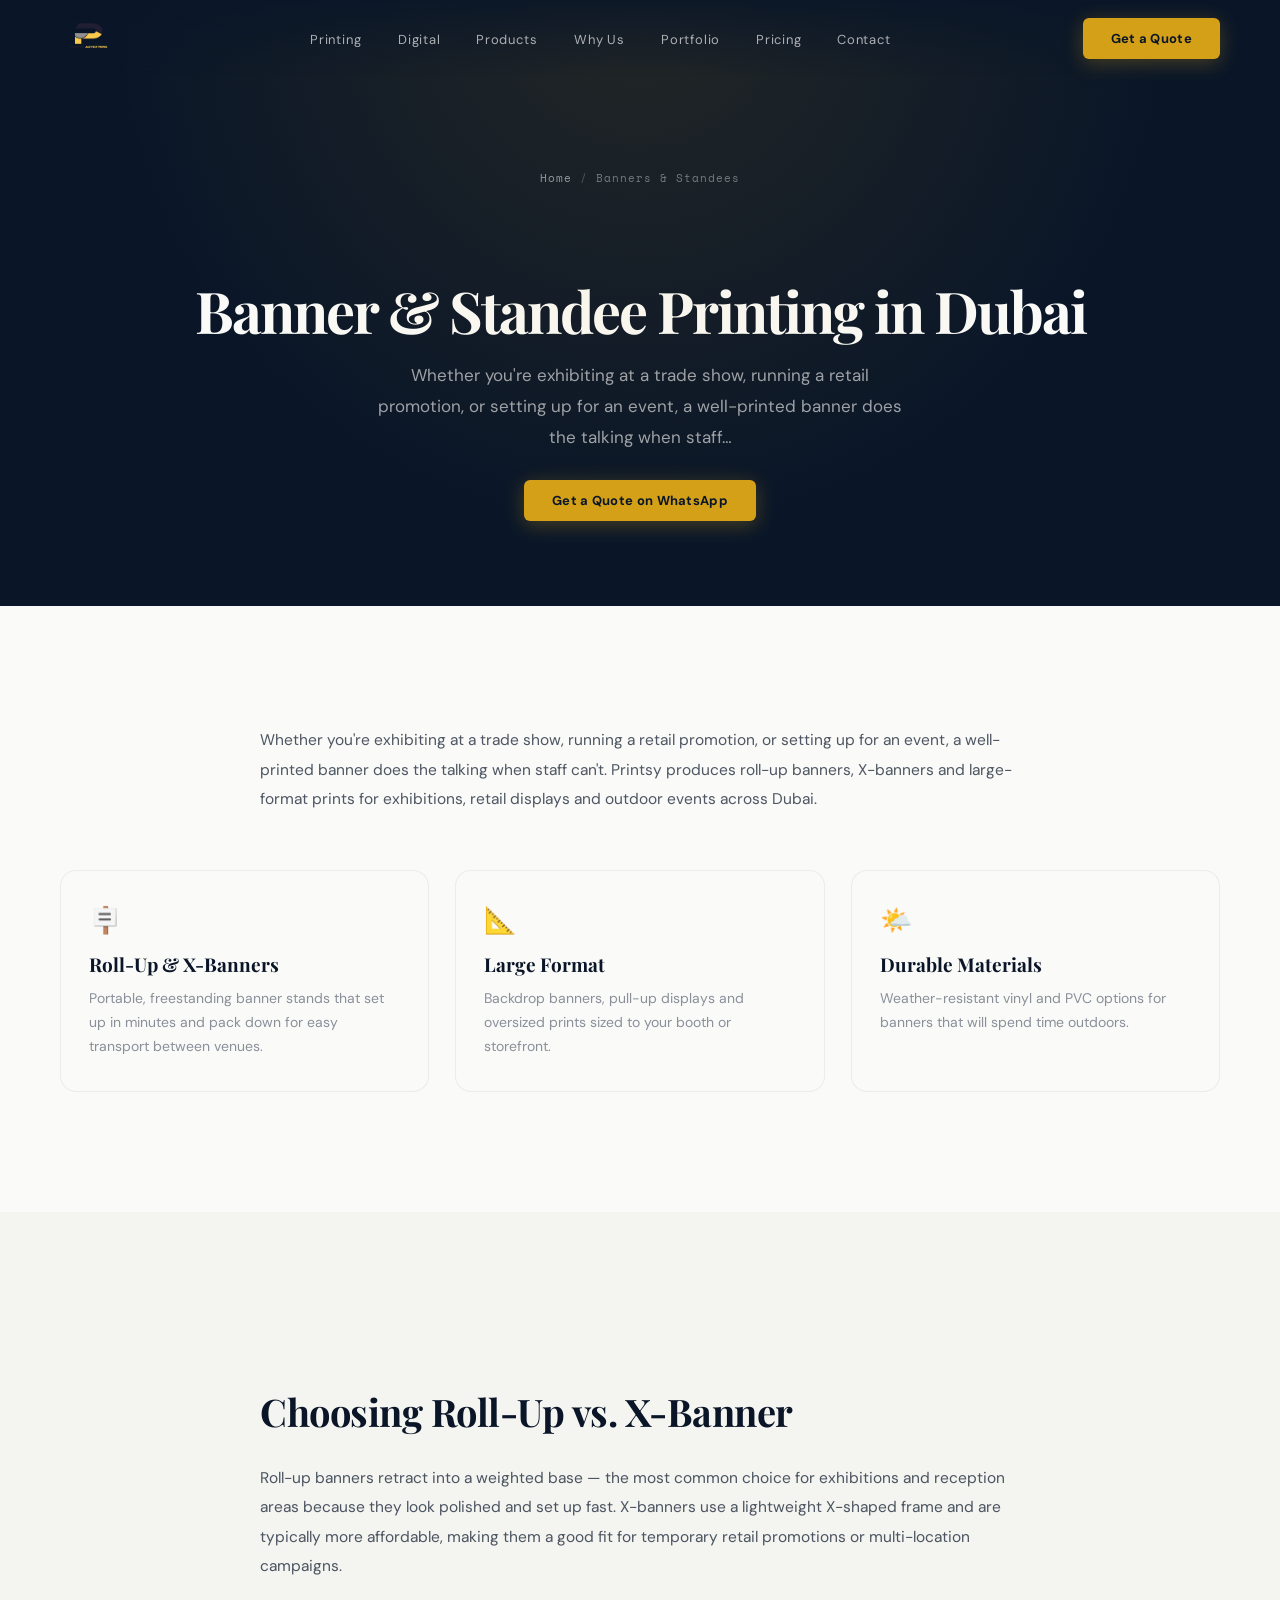
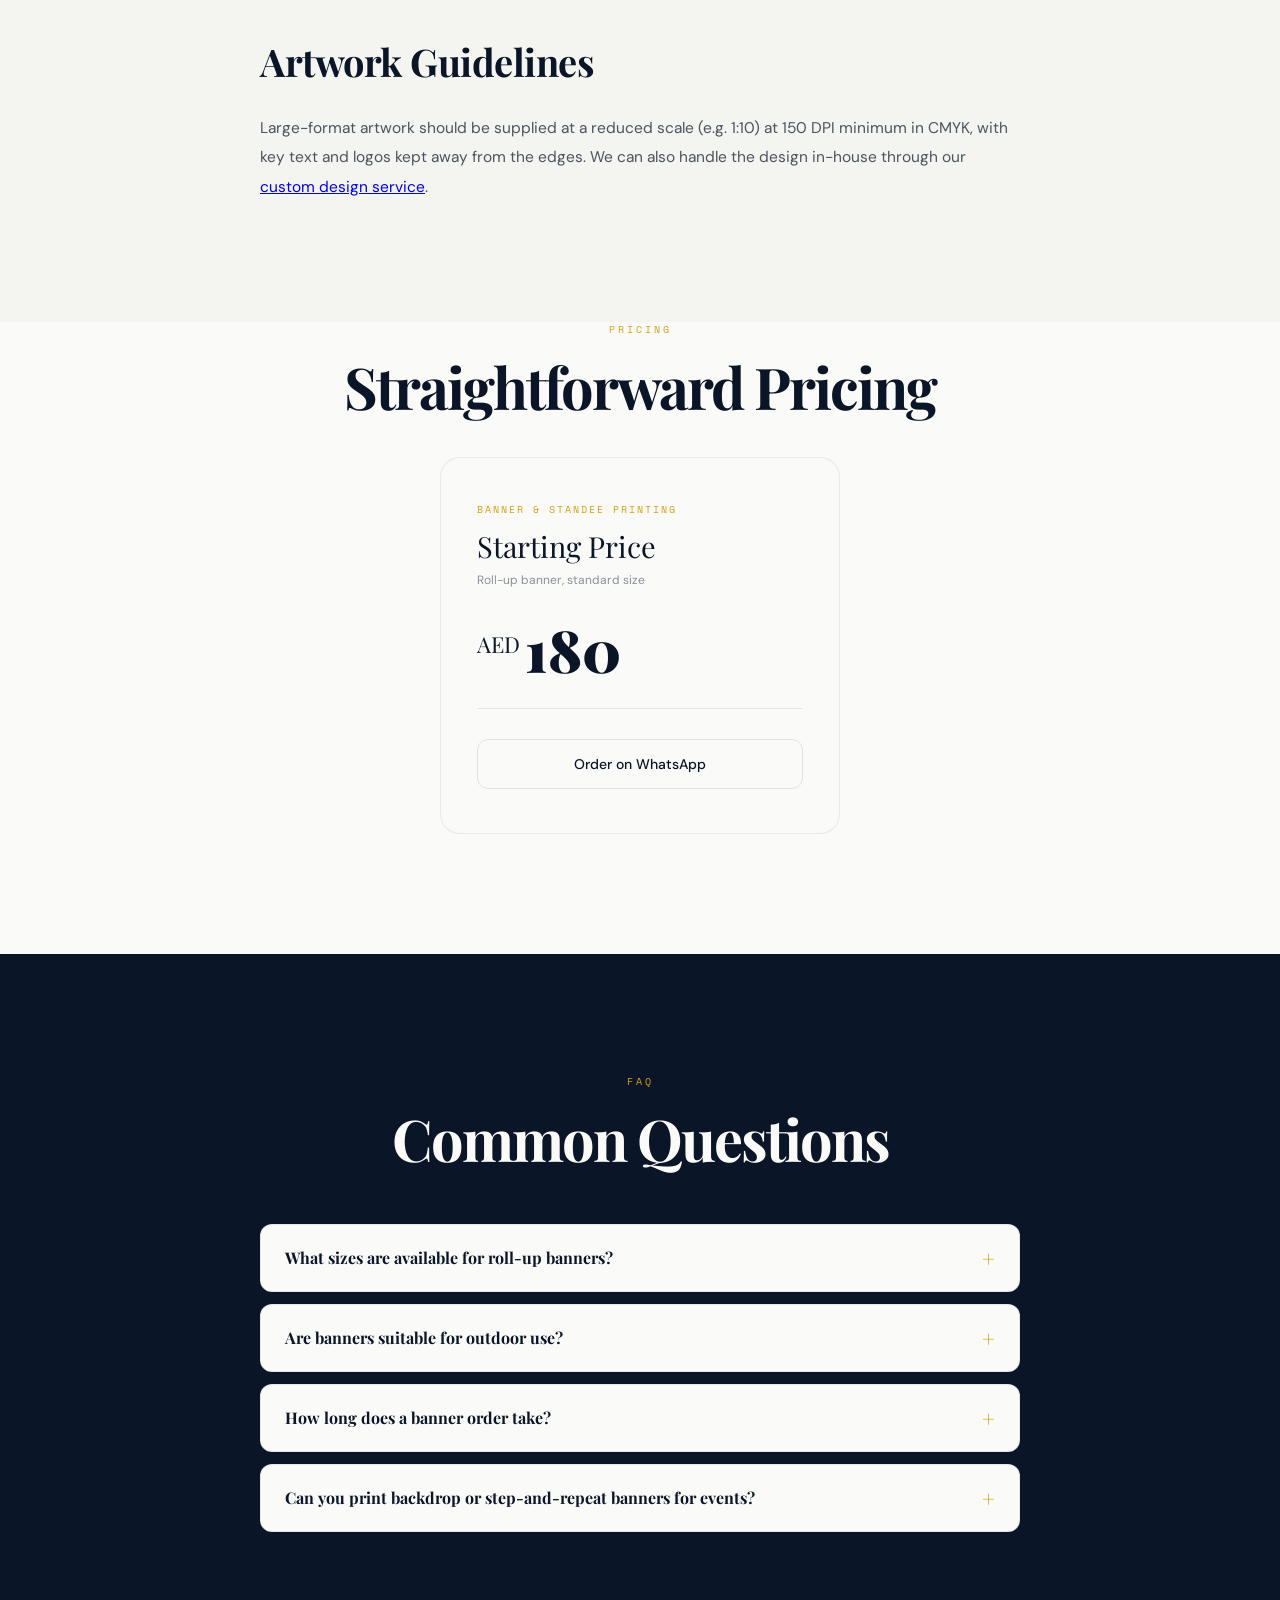
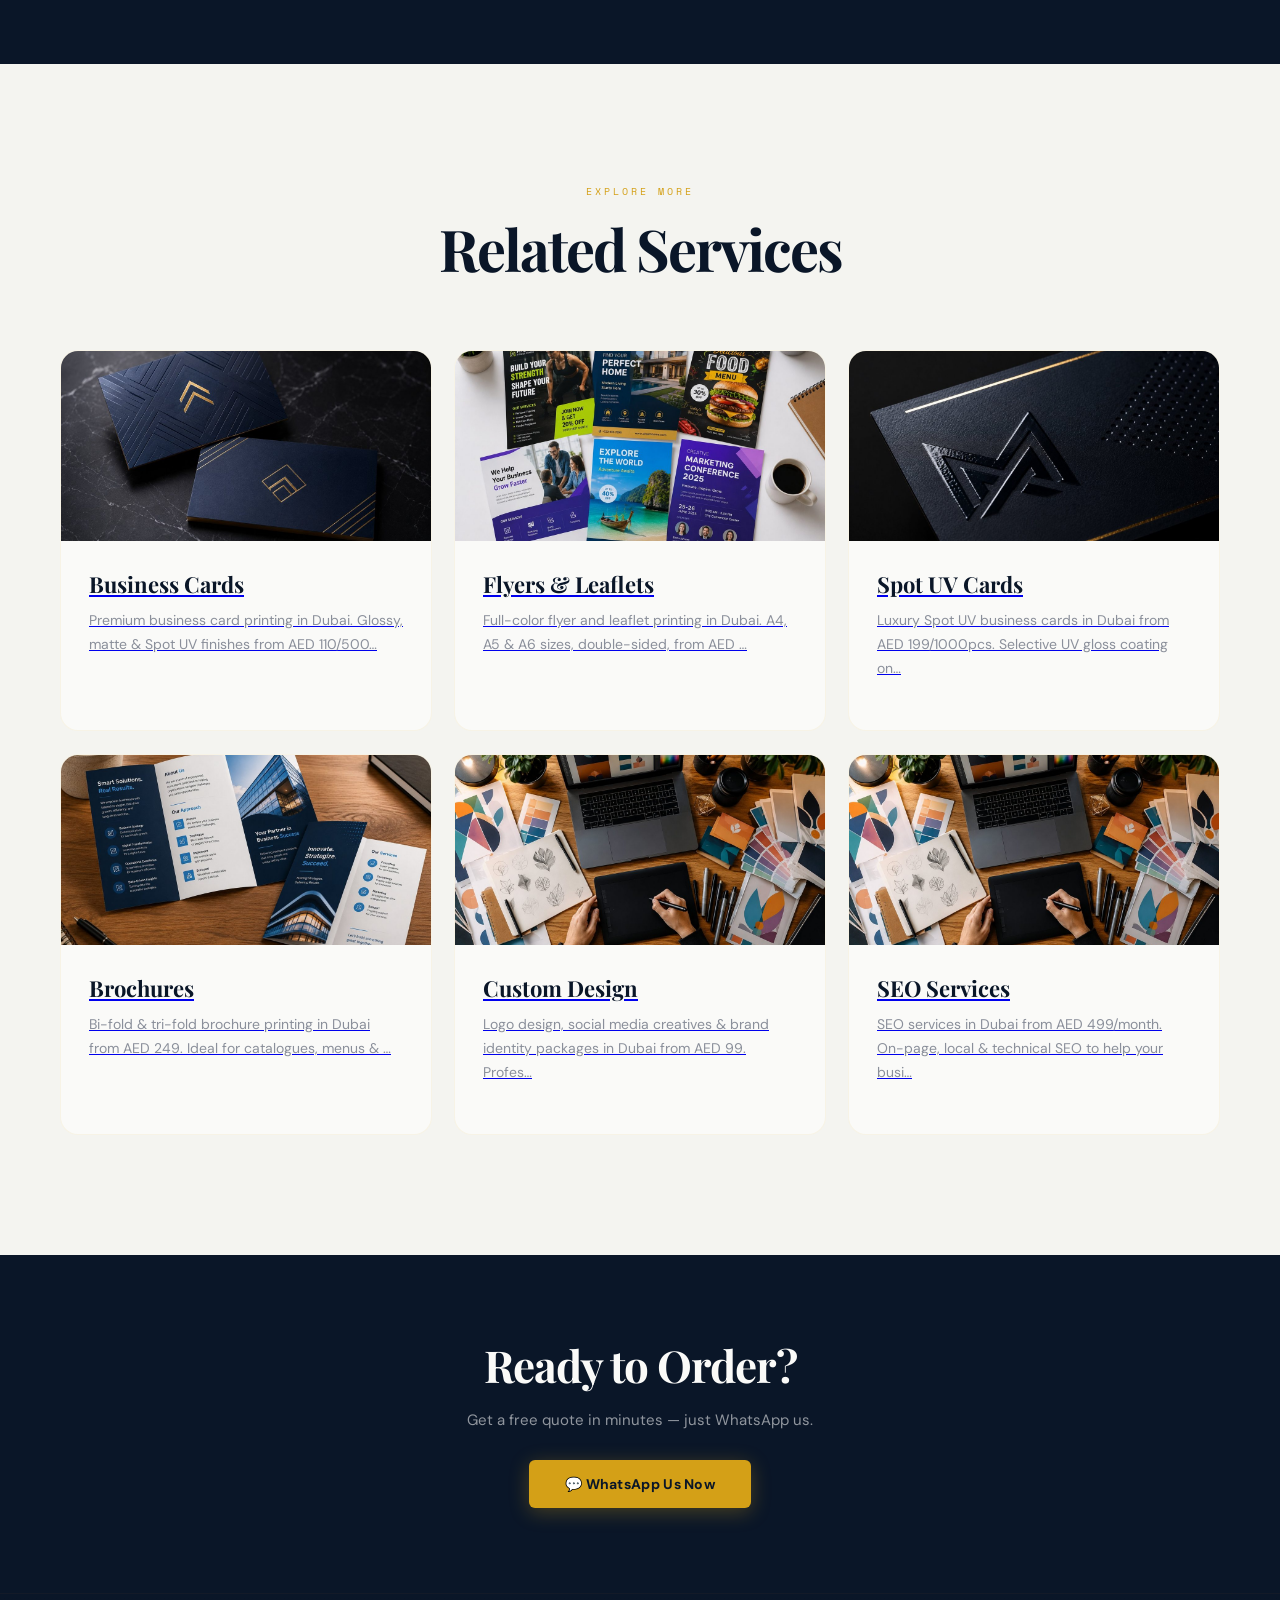
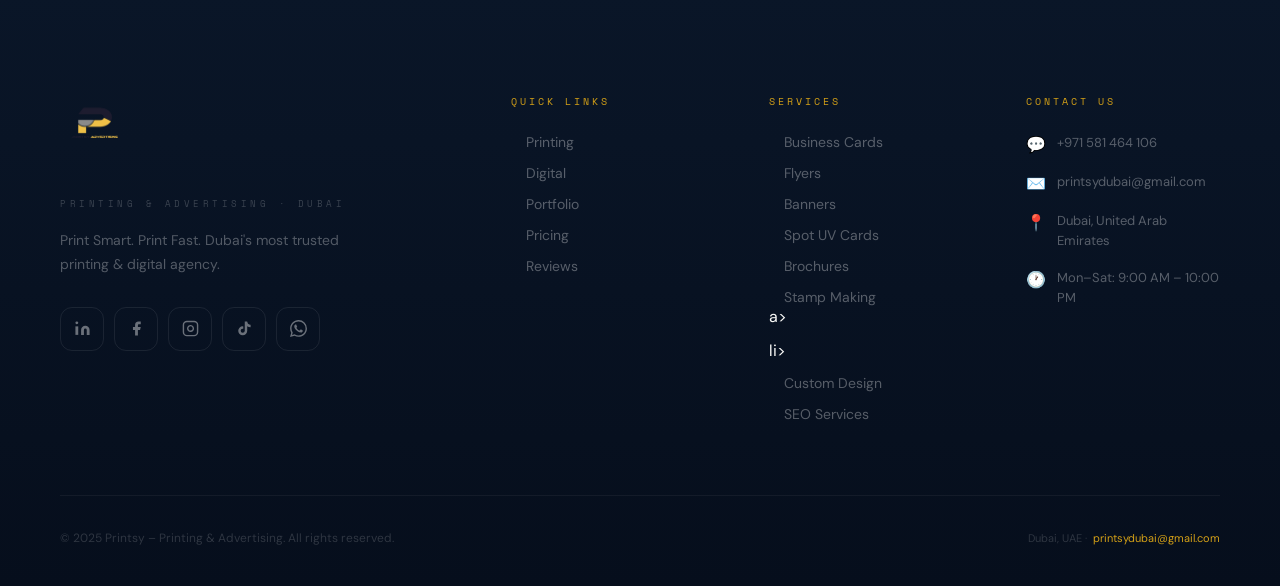
<file: banners-standees.html>
<!DOCTYPE html>
<html lang="en">
<head>
<!-- Google tag (gtag.js) -->
<script async src="https://www.googletagmanager.com/gtag/js?id=G-MD9CGS8MRB"></script>
<script>
  window.dataLayer = window.dataLayer || [];
  function gtag(){dataLayer.push(arguments);}
  gtag('js', new Date());
  gtag('config', 'G-MD9CGS8MRB');
</script>
<meta charset="UTF-8">
<meta name="viewport" content="width=device-width, initial-scale=1.0">
<title>Banner & Standee Printing in Dubai | Printsy</title>
<meta name="description" content="Roll-up banners, X-banners & large format printing in Dubai from AED 180. Perfect for events, exhibitions & retail. Fast turnaround, Dubai delivery.">
<meta name="robots" content="index,follow">
<link rel="canonical" href="https://www.printsydubai.com/banners-standees.html">
<meta property="og:title" content="Banner & Standee Printing in Dubai | Printsy">
<meta property="og:description" content="Roll-up banners, X-banners & large format printing in Dubai from AED 180. Perfect for events, exhibitions & retail. Fast turnaround, Dubai delivery.">
<meta property="og:type" content="website">
<meta property="og:url" content="https://www.printsydubai.com/banners-standees.html">
<meta property="og:image" content="https://www.printsydubai.com/images/logo.png">
<meta property="og:locale" content="en_AE">
<meta name="twitter:card" content="summary_large_image">
<meta name="twitter:title" content="Banner & Standee Printing in Dubai | Printsy">
<meta name="twitter:description" content="Roll-up banners, X-banners & large format printing in Dubai from AED 180. Perfect for events, exhibitions & retail. Fast turnaround, Dubai delivery.">
<link rel="preconnect" href="https://fonts.googleapis.com">
<link href="https://fonts.googleapis.com/css2?family=Playfair+Display:ital,wght@0,700;0,900;1,700&family=DM+Sans:wght@300;400;500;600&family=Space+Mono:wght@400;700&display=swap" rel="stylesheet">
<link rel="stylesheet" href="css/style.css">
<script type="application/ld+json">
{"@context":"https://schema.org","@type":"Product","name":"Banner & Standee Printing","image":"https://www.printsydubai.com/images/service-banners.jpg","description":"Roll-up banners, X-banners & large format printing in Dubai from AED 180. Perfect for events, exhibitions & retail. Fast turnaround, Dubai delivery.","brand":{"@type":"Brand","name":"Printsy"},"provider":{"@type":"LocalBusiness","name":"Printsy – Printing & Digital Agency","telephone":"+971581464106","image":"https://www.printsydubai.com/images/logo.png","address":{"@type":"PostalAddress","addressLocality":"Dubai","addressCountry":"AE"}},"areaServed":{"@type":"City","name":"Dubai"},"offers":{"@type":"Offer","price":"180","priceCurrency":"AED","availability":"https://schema.org/InStock","shippingDetails":{"@type":"OfferShippingDetails","shippingRate":{"@type":"MonetaryAmount","value":"30","currency":"AED"},"shippingDestination":{"@type":"DefinedRegion","addressCountry":"AE"},"deliveryTime":{"@type":"ShippingDeliveryTime","handlingTime":{"@type":"QuantitativeValue","minValue":0,"maxValue":1,"unitCode":"DAY"},"transitTime":{"@type":"QuantitativeValue","minValue":0,"maxValue":2,"unitCode":"DAY"}}},"hasMerchantReturnPolicy":{"@type":"MerchantReturnPolicy","returnPolicyCategory":"https://schema.org/MerchantReturnFiniteReturnWindow","merchantReturnDays":7,"returnMethod":"https://schema.org/ReturnByMail","returnFees":"https://schema.org/FreeReturn"}}}
</script>
<script type="application/ld+json">
{"@context":"https://schema.org","@type":"BreadcrumbList","itemListElement":[{"@type":"ListItem","position":1,"name":"Home","item":"https://www.printsydubai.com/"},{"@type":"ListItem","position":2,"name":"Banners & Standees","item":"https://www.printsydubai.com/banners-standees.html"}]}
</script>
<script type="application/ld+json">
{"@context": "https://schema.org", "@type": "FAQPage", "mainEntity": [{"@type": "Question", "name": "What sizes are available for roll-up banners?", "acceptedAnswer": {"@type": "Answer", "text": "Standard roll-up banners are typically 85cm &times; 200cm; custom sizes are available on request."}}, {"@type": "Question", "name": "Are banners suitable for outdoor use?", "acceptedAnswer": {"@type": "Answer", "text": "Yes, we offer weather-resistant vinyl and PVC materials suited for short and medium-term outdoor display."}}, {"@type": "Question", "name": "How long does a banner order take?", "acceptedAnswer": {"@type": "Answer", "text": "Most banner and standee orders are ready within 48&ndash;72 hours depending on size and quantity."}}, {"@type": "Question", "name": "Can you print backdrop or step-and-repeat banners for events?", "acceptedAnswer": {"@type": "Answer", "text": "Yes &mdash; message us on WhatsApp with your event size and branding requirements for a custom quote."}}]}
</script>
</head>
<body class="inner-page">

<nav id="nav">
  <a href="index.html" id="navlogo" style="text-decoration:none;display:flex;align-items:center;opacity:0">
  <img src="images/logo.png" alt="Printsy Advertising" style="height:52px;width:auto;filter:brightness(1.1)">
</a>
  <ul class="n-links">
    <li><a href="index.html#services">Printing</a></li>
    <li><a href="index.html#digital">Digital</a></li>
    <li><a href="index.html#showcase">Products</a></li>
    <li><a href="index.html#why">Why Us</a></li>
    <li><a href="index.html#portfolio">Portfolio</a></li>
    <li><a href="index.html#pricing">Pricing</a></li>
    <li><a href="index.html#cta">Contact</a></li>
  </ul>
  <a href="https://wa.me/971581464106" class="n-cta" target="_blank"><span>Get a Quote</span></a>
  <div class="hbg" id="hbg"><span></span><span></span><span></span></div>
</nav>
<div class="mob" id="mob">
  <a href="index.html#services" onclick="cM()">Printing</a>
  <a href="index.html#digital" onclick="cM()">Digital</a>
  <a href="index.html#showcase" onclick="cM()">Products</a>
  <a href="index.html#why" onclick="cM()">Why Us</a>
  <a href="index.html#portfolio" onclick="cM()">Portfolio</a>
  <a href="index.html#pricing" onclick="cM()">Pricing</a>
  <a href="index.html#cta" onclick="cM()">Contact</a>
</div>

<section class="inner-hero">
  <div class="breadcrumb"><a href="index.html">Home</a><span>/</span>Banners & Standees</div>
  <div class="h-badge">Roll-Up · X-Banner · Large Format</div>
  <h1 class="s-h2" style="color:var(--white)">Banner & Standee Printing in Dubai</h1>
  <p class="s-sub" style="color:rgba(255,255,255,.6)">Whether you're exhibiting at a trade show, running a retail promotion, or setting up for an event, a well-printed banner does the talking when staff…</p>
  <a href="https://wa.me/971581464106" class="n-cta" target="_blank"><span>Get a Quote on WhatsApp</span></a>
</section>

<section class="sec sec-white">
  <div class="content-block dk">
    <p>Whether you're exhibiting at a trade show, running a retail promotion, or setting up for an event, a well-printed banner does the talking when staff can't. Printsy produces roll-up banners, X-banners and large-format prints for exhibitions, retail displays and outdoor events across Dubai.</p>
  </div>
  <div class="feature-grid">
    <div class="feature-card"><div class="fc-ic">🪧</div><h3>Roll-Up & X-Banners</h3><p>Portable, freestanding banner stands that set up in minutes and pack down for easy transport between venues.</p></div>
    <div class="feature-card"><div class="fc-ic">📐</div><h3>Large Format</h3><p>Backdrop banners, pull-up displays and oversized prints sized to your booth or storefront.</p></div>
    <div class="feature-card"><div class="fc-ic">🌤️</div><h3>Durable Materials</h3><p>Weather-resistant vinyl and PVC options for banners that will spend time outdoors.</p></div>
  </div>
</section>

<section class="sec sec-light">
  <div class="content-block dk">
    <h2>Choosing Roll-Up vs. X-Banner</h2>
    <p>Roll-up banners retract into a weighted base &mdash; the most common choice for exhibitions and reception areas because they look polished and set up fast. X-banners use a lightweight X-shaped frame and are typically more affordable, making them a good fit for temporary retail promotions or multi-location campaigns.</p>
    <h2>Artwork Guidelines</h2>
    <p>Large-format artwork should be supplied at a reduced scale (e.g. 1:10) at 150 DPI minimum in CMYK, with key text and logos kept away from the edges. We can also handle the design in-house through our <a href="custom-design.html">custom design service</a>.</p>
  </div>
</section>

<section class="sec sec-white" style="padding-top:0">
  <div class="s-tag" style="text-align:center;display:block">Pricing</div>
  <h2 class="s-h2 dk" style="text-align:center">Straightforward Pricing</h2>
  <div class="pr-grid" style="grid-template-columns:1fr;max-width:400px;margin:40px auto 0">
    <div class="pr-c"><div class="pr-prod">Banner & Standee Printing</div><div class="pr-nm">Starting Price</div><div class="pr-qty">Roll-up banner, standard size</div><div class="pr-amt"><span>AED </span>180</div><div class="pr-div"></div><a href="https://wa.me/971581464106" class="pr-btn" target="_blank"><span>Order on WhatsApp</span></a></div>
  </div>
</section>

<section class="sec sec-dark">
  <div class="s-tag" style="text-align:center;display:block">FAQ</div>
  <h2 class="s-h2 lt" style="text-align:center">Common Questions</h2>
  <div class="faq">
    <details><summary>What sizes are available for roll-up banners?</summary><p>Standard roll-up banners are typically 85cm &times; 200cm; custom sizes are available on request.</p></details>
    <details><summary>Are banners suitable for outdoor use?</summary><p>Yes, we offer weather-resistant vinyl and PVC materials suited for short and medium-term outdoor display.</p></details>
    <details><summary>How long does a banner order take?</summary><p>Most banner and standee orders are ready within 48&ndash;72 hours depending on size and quantity.</p></details>
    <details><summary>Can you print backdrop or step-and-repeat banners for events?</summary><p>Yes &mdash; message us on WhatsApp with your event size and branding requirements for a custom quote.</p></details>
  </div>
</section>

<section class="sec sec-light">
  <div class="s-tag" style="text-align:center;display:block">Explore More</div>
  <h2 class="s-h2 dk related-sub" style="text-align:center">Related Services</h2>
  <div class="srv-grid">
    <a class="srv-c" href="business-cards.html">
      <div style="overflow:hidden"><img class="srv-c-img" src="images/service-business-cards.jpg" alt="Business Card Printing in Dubai"></div>
      <div class="srv-c-body"><h3 class="srv-title">Business Cards</h3><p class="srv-desc">Premium business card printing in Dubai. Glossy, matte & Spot UV finishes from AED 110/500&hellip;</p></div>
      <div class="srv-bottom-bar"></div>
    </a>
    <a class="srv-c" href="flyers-leaflets.html">
      <div style="overflow:hidden"><img class="srv-c-img" src="images/service-flyers.jpg" alt="Flyer & Leaflet Printing in Dubai"></div>
      <div class="srv-c-body"><h3 class="srv-title">Flyers & Leaflets</h3><p class="srv-desc">Full-color flyer and leaflet printing in Dubai. A4, A5 & A6 sizes, double-sided, from AED &hellip;</p></div>
      <div class="srv-bottom-bar"></div>
    </a>
    <a class="srv-c" href="spot-uv-cards.html">
      <div style="overflow:hidden"><img class="srv-c-img" src="images/service-spot-uv.jpg" alt="Spot UV Business Cards in Dubai"></div>
      <div class="srv-c-body"><h3 class="srv-title">Spot UV Cards</h3><p class="srv-desc">Luxury Spot UV business cards in Dubai from AED 199/1000pcs. Selective UV gloss coating on&hellip;</p></div>
      <div class="srv-bottom-bar"></div>
    </a>
    <a class="srv-c" href="brochures.html">
      <div style="overflow:hidden"><img class="srv-c-img" src="images/service-brochures.jpg" alt="Brochure Printing in Dubai"></div>
      <div class="srv-c-body"><h3 class="srv-title">Brochures</h3><p class="srv-desc">Bi-fold & tri-fold brochure printing in Dubai from AED 249. Ideal for catalogues, menus & &hellip;</p></div>
      <div class="srv-bottom-bar"></div>
    </a>
    <a class="srv-c" href="custom-design.html">
      <div style="overflow:hidden"><img class="srv-c-img" src="images/service-custom-design.jpg" alt="Custom Design Services in Dubai"></div>
      <div class="srv-c-body"><h3 class="srv-title">Custom Design</h3><p class="srv-desc">Logo design, social media creatives & brand identity packages in Dubai from AED 99. Profes&hellip;</p></div>
      <div class="srv-bottom-bar"></div>
    </a>
    <a class="srv-c" href="seo-services-dubai.html">
      <div style="overflow:hidden"><img class="srv-c-img" src="images/service-custom-design.jpg" alt="SEO Services in Dubai"></div>
      <div class="srv-c-body"><h3 class="srv-title">SEO Services</h3><p class="srv-desc">SEO services in Dubai from AED 499/month. On-page, local & technical SEO to help your busi&hellip;</p></div>
      <div class="srv-bottom-bar"></div>
    </a>
  </div>
</section>

<section class="cta-strip">
  <h2>Ready to Order?</h2>
  <p>Get a free quote in minutes &mdash; just WhatsApp us.</p>
  <a href="https://wa.me/971581464106" class="n-cta" target="_blank"><span>💬 WhatsApp Us Now</span></a>
</section>

<footer>
  <div class="ft-gr">
    <div>
      <div class="ft-logo" style="margin-bottom:16px">
  <img src="images/logo.png" alt="Printsy Advertising" style="height:64px;width:auto;filter:brightness(1.05)">
</div>
      <div class="ft-stag">Printing &amp; Advertising · Dubai</div>
      <p class="ft-desc">Print Smart. Print Fast. Dubai's most trusted printing &amp; digital agency.</p>
      <div class="ft-socs">
        <a href="https://www.linkedin.com/in/shah-zaib-399b0134b?utm_source=share_via&utm_content=profile&utm_medium=member_ios" class="ft-soc ft-soc-li" target="_blank" rel="noopener" title="LinkedIn">
          <svg width="17" height="17" viewBox="0 0 24 24" fill="currentColor"><path d="M16 8a6 6 0 0 1 6 6v7h-4v-7a2 2 0 0 0-2-2 2 2 0 0 0-2 2v7h-4v-7a6 6 0 0 1 6-6z"/><rect x="2" y="9" width="4" height="12"/><circle cx="4" cy="4" r="2"/></svg>
        </a>
        <a href="https://www.facebook.com/share/1EChtihZrZ/?mibextid=wwXIfr" class="ft-soc ft-soc-fb" target="_blank" rel="noopener" title="Facebook">
          <svg width="17" height="17" viewBox="0 0 24 24" fill="currentColor"><path d="M18 2h-3a5 5 0 0 0-5 5v3H7v4h3v8h4v-8h3l1-4h-4V7a1 1 0 0 1 1-1h3z"/></svg>
        </a>
        <a href="https://www.instagram.com/printsydubai?igsh=MWlvNzNlYWU5eHZ4cQ%3D%3D&utm_source=qr" class="ft-soc ft-soc-ig" target="_blank" rel="noopener" title="Instagram">
          <svg width="17" height="17" viewBox="0 0 24 24" fill="none" stroke="currentColor" stroke-width="2"><rect x="2" y="2" width="20" height="20" rx="5" ry="5"/><path d="M16 11.37A4 4 0 1 1 12.63 8 4 4 0 0 1 16 11.37z"/><line x1="17.5" y1="6.5" x2="17.51" y2="6.5"/></svg>
        </a>
        <a href="https://www.tiktok.com/@shahzaibamjad0631?_r=1&_t=ZS-96WDWndnDdd" class="ft-soc ft-soc-tt" target="_blank" rel="noopener" title="TikTok">
          <svg width="17" height="17" viewBox="0 0 24 24" fill="currentColor"><path d="M19.59 6.69a4.83 4.83 0 0 1-3.77-4.25V2h-3.45v13.67a2.89 2.89 0 0 1-2.88 2.5 2.89 2.89 0 0 1-2.89-2.89 2.89 2.89 0 0 1 2.89-2.89c.28 0 .54.04.79.1V9.01a6.33 6.33 0 0 0-.79-.05 6.34 6.34 0 0 0-6.34 6.34 6.34 6.34 0 0 0 6.34 6.34 6.34 6.34 0 0 0 6.34-6.34V8.69a8.19 8.19 0 0 0 4.79 1.53V6.78a4.85 4.85 0 0 1-1.03-.09z"/></svg>
        </a>
        <a href="https://wa.me/971581464106" class="ft-soc ft-soc-wa" target="_blank" rel="noopener" title="WhatsApp">
          <svg width="17" height="17" viewBox="0 0 24 24" fill="currentColor"><path d="M17.472 14.382c-.297-.149-1.758-.867-2.03-.967-.273-.099-.471-.148-.67.15-.197.297-.767.966-.94 1.164-.173.199-.347.223-.644.075-.297-.15-1.255-.463-2.39-1.475-.883-.788-1.48-1.761-1.653-2.059-.173-.297-.018-.458.13-.606.134-.133.298-.347.446-.52.149-.174.198-.298.298-.497.099-.198.05-.371-.025-.52-.075-.149-.669-1.612-.916-2.207-.242-.579-.487-.5-.669-.51-.173-.008-.371-.01-.57-.01-.198 0-.52.074-.792.372-.272.297-1.04 1.016-1.04 2.479 0 1.462 1.065 2.875 1.213 3.074.149.198 2.096 3.2 5.077 4.487.709.306 1.262.489 1.694.625.712.227 1.36.195 1.871.118.571-.085 1.758-.719 2.006-1.413.248-.694.248-1.289.173-1.413-.074-.124-.272-.198-.57-.347m-5.421 7.403h-.004a9.87 9.87 0 0 1-5.031-1.378l-.361-.214-3.741.982.998-3.648-.235-.374a9.86 9.86 0 0 1-1.51-5.26c.001-5.45 4.436-9.884 9.888-9.884 2.64 0 5.122 1.03 6.988 2.898a9.825 9.825 0 0 1 2.893 6.994c-.003 5.45-4.437 9.884-9.885 9.884m8.413-18.297A11.815 11.815 0 0 0 12.05 0C5.495 0 .16 5.335.157 11.892c0 2.096.547 4.142 1.588 5.945L.057 24l6.305-1.654a11.882 11.882 0 0 0 5.683 1.448h.005c6.554 0 11.89-5.335 11.893-11.893a11.821 11.821 0 0 0-3.48-8.413z"/></svg>
        </a>
      </div>
    </div>
    <div><div class="ft-ct">Quick Links</div><ul class="ft-lks"><li><a href="#services">Printing</a></li><li><a href="#digital">Digital</a></li><li><a href="#portfolio">Portfolio</a></li><li><a href="#pricing">Pricing</a></li><li><a href="#testimonials">Reviews</a></li></ul></div>
    <div><div class="ft-ct">Services</div><ul class="ft-lks"><li><a href="business-cards.html">Business Cards</a></li><li><a href="flyers-leaflets.html">Flyers</a></li><li><a href="banners-standees.html">Banners</a></li><li><a href="spot-uv-cards.html">Spot UV Cards</a></li><li><a href="brochures.html">Brochures</a></li><li><a href="stamp-making-dubai.html">Stamp Making</a>a></li>li><li><a href="custom-design.html">Custom Design</a></li><li><a href="seo-services-dubai.html">SEO Services</a></li></ul></div>
    <div>
      <div class="ft-ct">Contact Us</div>
      <div class="ft-ci"><span class="ft-ci-ic">💬</span><div class="ft-ci-tx"><a href="https://wa.me/971581464106" target="_blank">+971 581 464 106</a></div></div>
      <div class="ft-ci"><span class="ft-ci-ic">✉️</span><div class="ft-ci-tx"><a href="mailto:printsydubai@gmail.com">printsydubai@gmail.com</a></div></div>
      <div class="ft-ci"><span class="ft-ci-ic">📍</span><div class="ft-ci-tx">Dubai, United Arab Emirates</div></div>
      <div class="ft-ci"><span class="ft-ci-ic">🕐</span><div class="ft-ci-tx">Mon–Sat: 9:00 AM – 10:00 PM</div></div>
    </div>
  </div>
  <div class="ft-bot">
    <div class="ft-cp">© 2025 Printsy – Printing &amp; Advertising. All rights reserved.</div>
    <div class="ft-pt">Dubai, UAE · <span>printsydubai@gmail.com</span></div>
  </div>
</footer>

<a href="https://wa.me/971581464106" class="f-wa" id="fwa" target="_blank">💬<div class="f-wa-tp">Chat on WhatsApp</div></a>

</body>
</html>
</file>
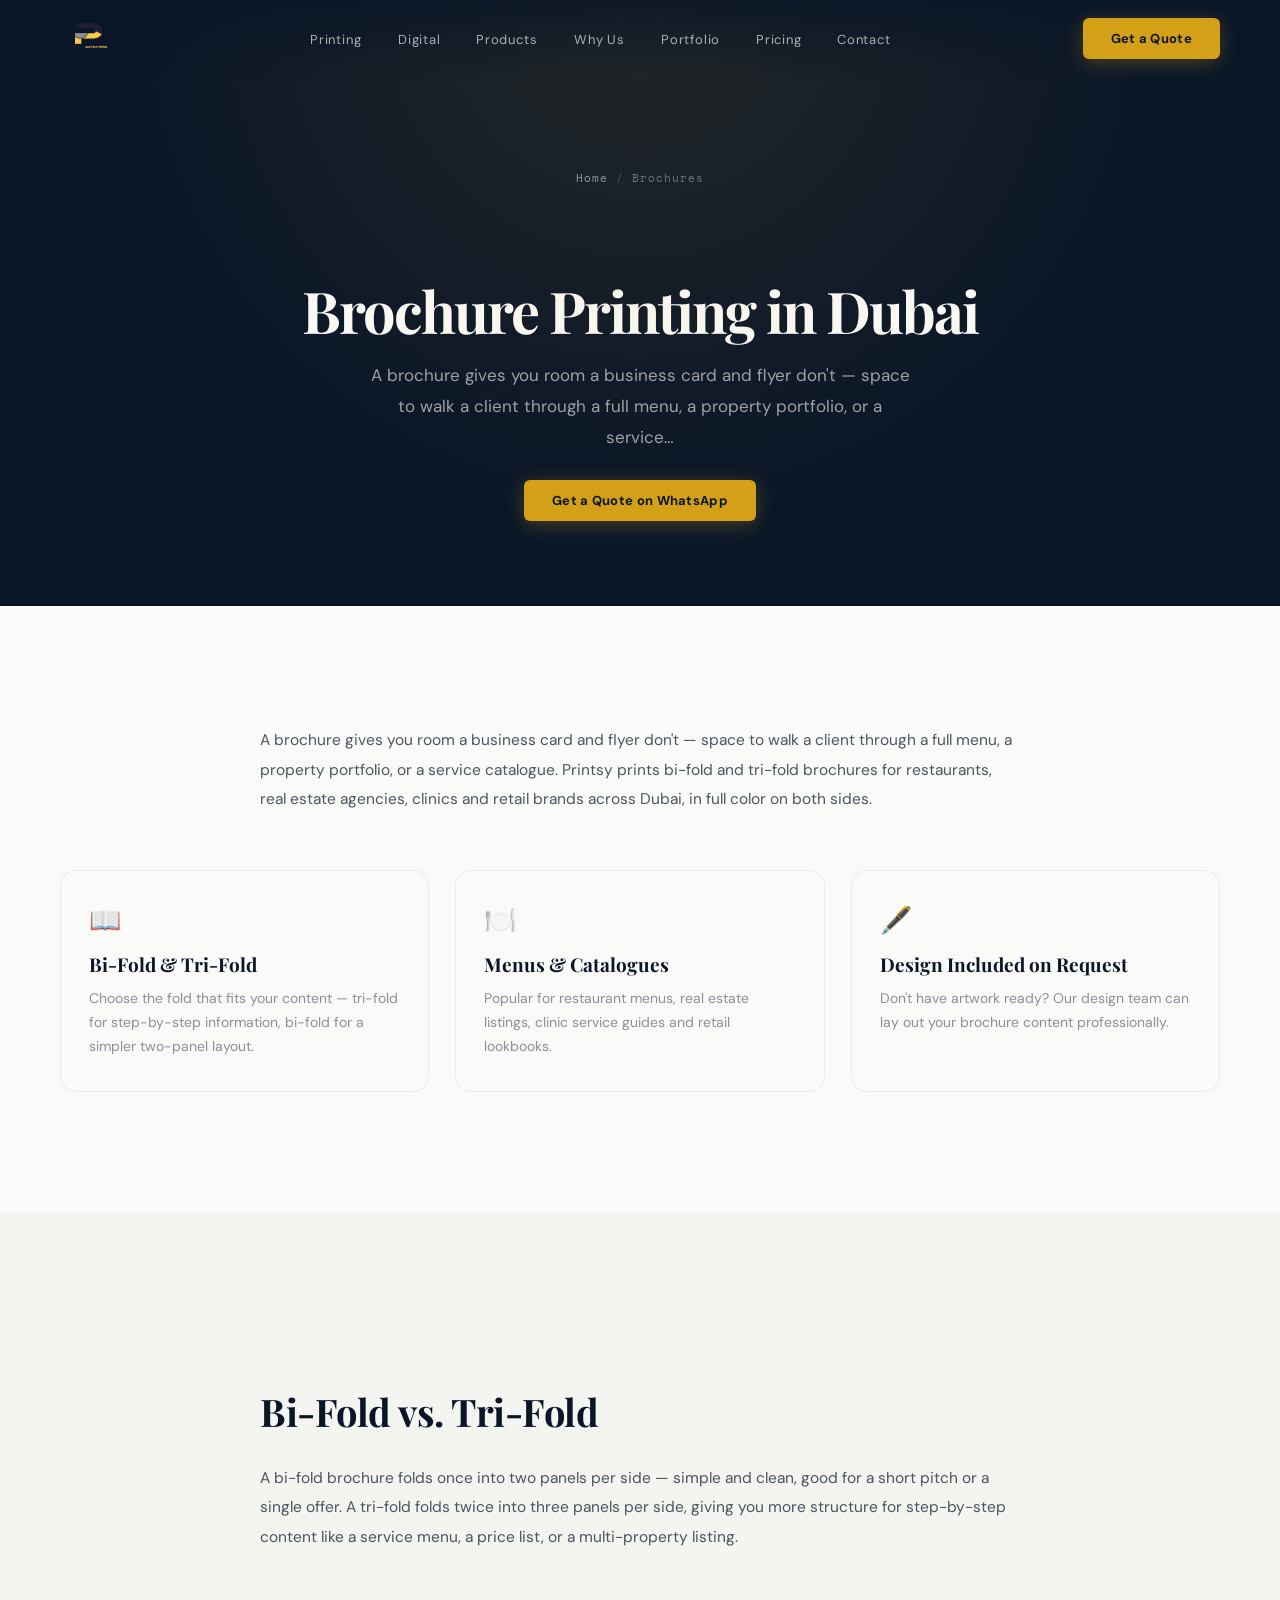
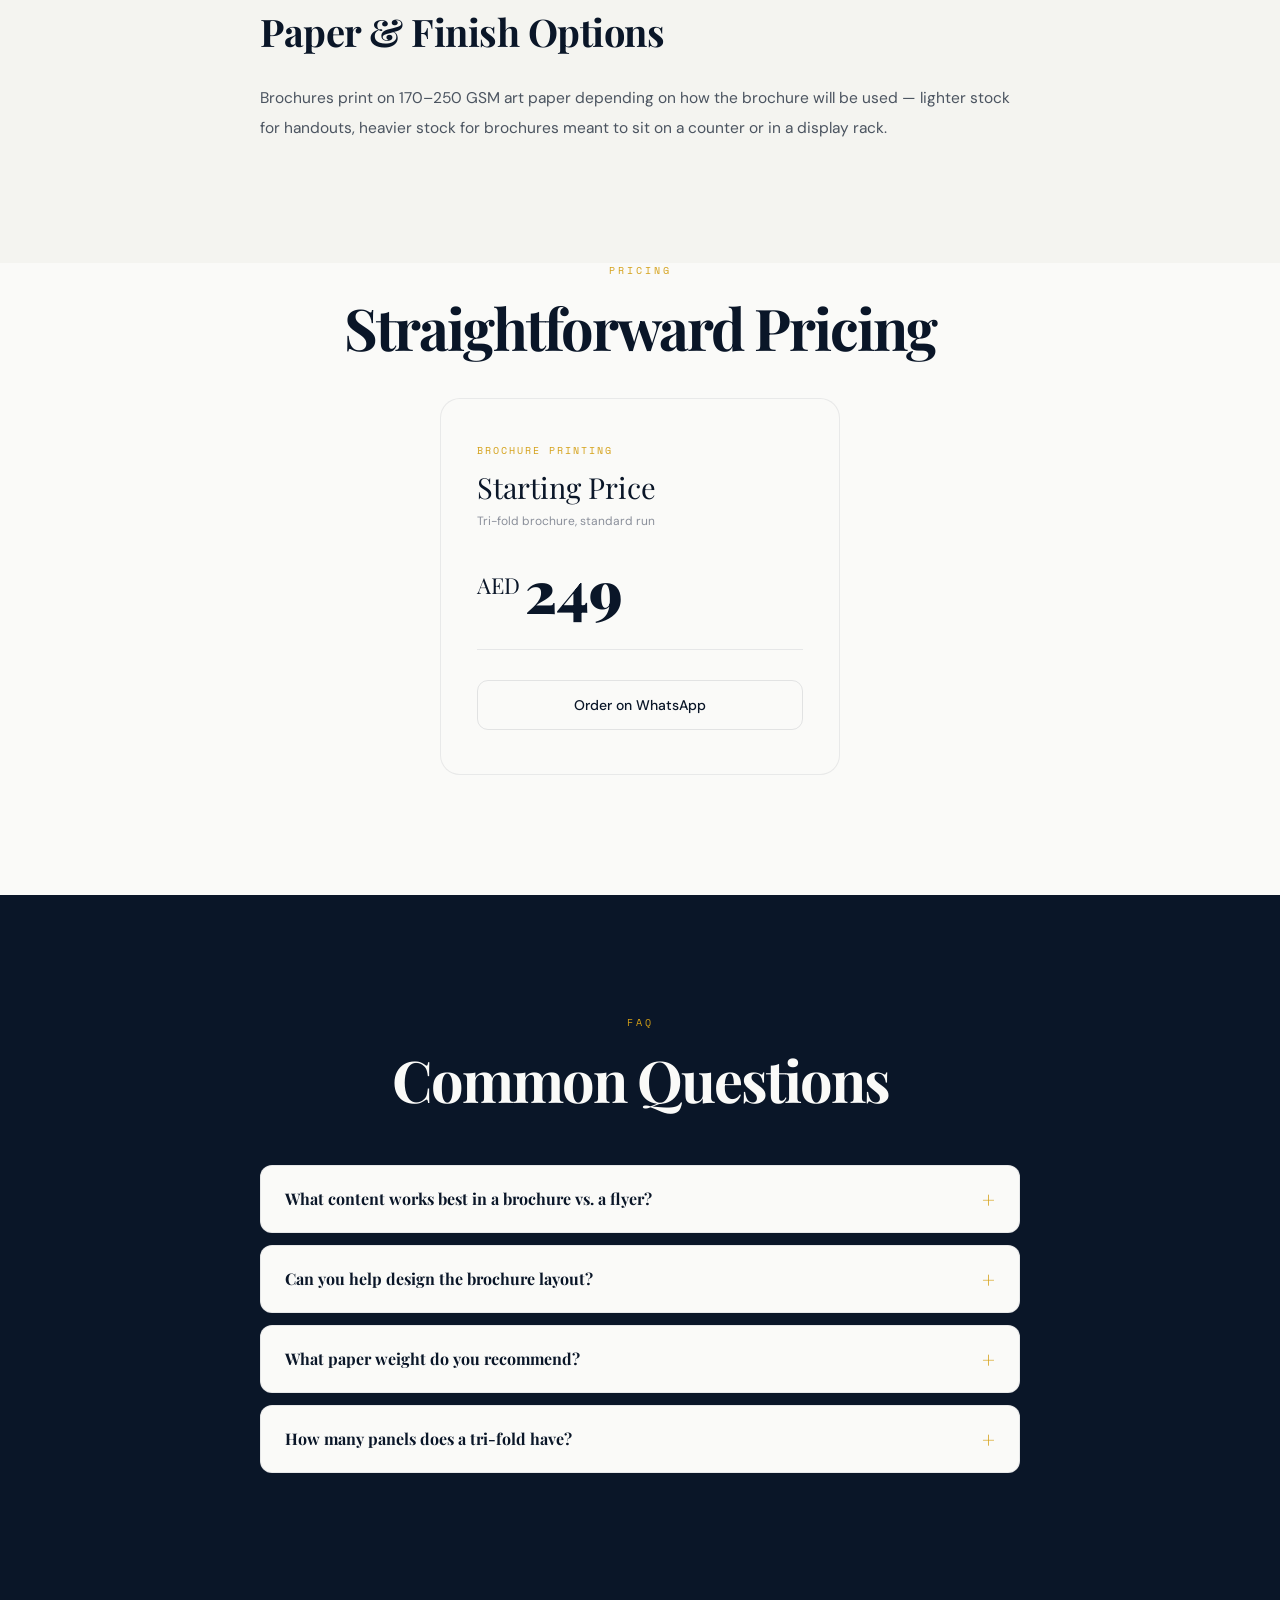
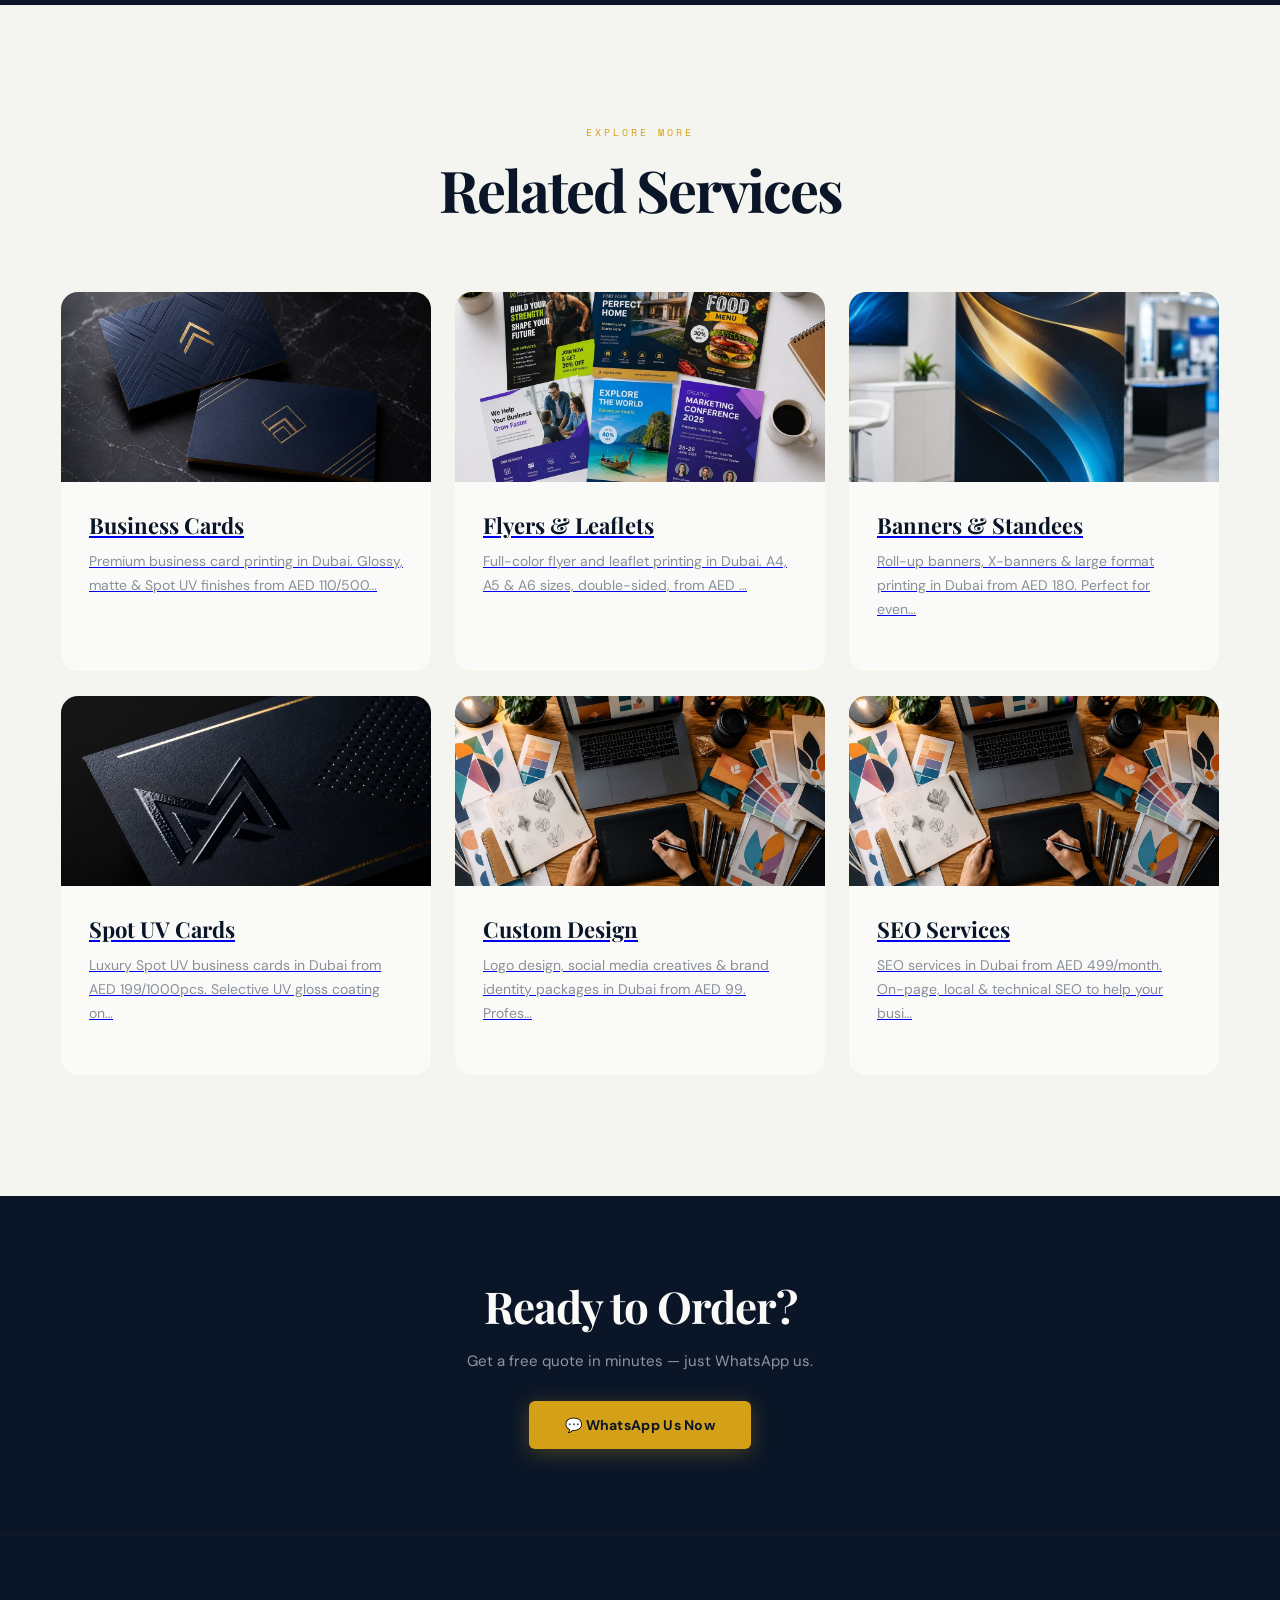
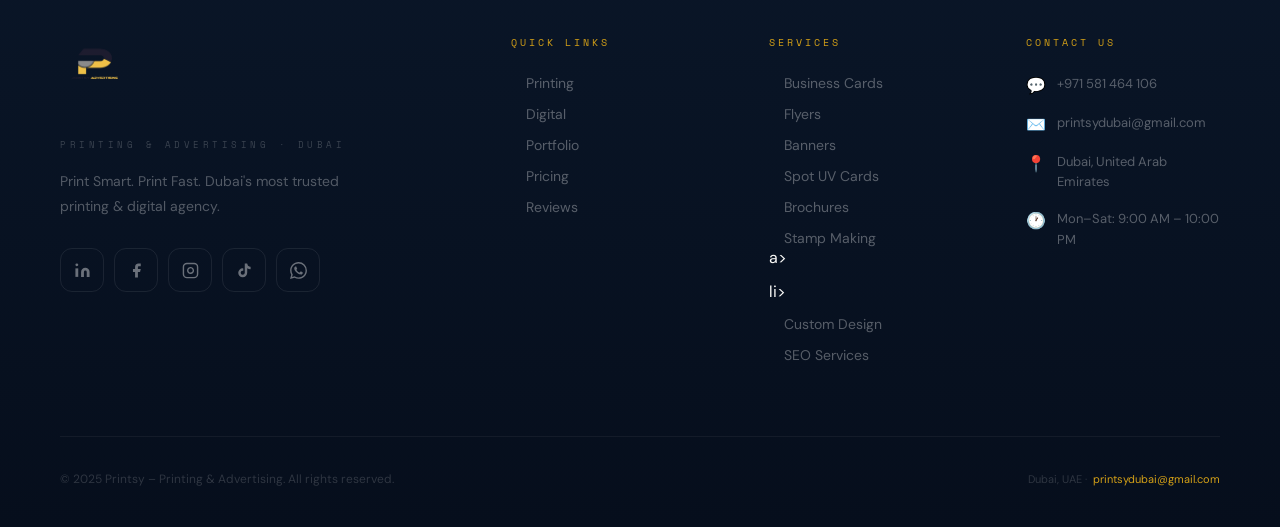
<file: brochures.html>
<!DOCTYPE html>
<html lang="en">
<head>
<!-- Google tag (gtag.js) -->
<script async src="https://www.googletagmanager.com/gtag/js?id=G-MD9CGS8MRB"></script>
<script>
  window.dataLayer = window.dataLayer || [];
  function gtag(){dataLayer.push(arguments);}
  gtag('js', new Date());
  gtag('config', 'G-MD9CGS8MRB');
</script>
<meta charset="UTF-8">
<meta name="viewport" content="width=device-width, initial-scale=1.0">
<title>Brochure Printing in Dubai | Printsy</title>
<meta name="description" content="Bi-fold & tri-fold brochure printing in Dubai from AED 249. Ideal for catalogues, menus & brand presentations. Fast turnaround, Dubai-wide delivery.">
<meta name="robots" content="index,follow">
<link rel="canonical" href="https://www.printsydubai.com/brochures.html">
<meta property="og:title" content="Brochure Printing in Dubai | Printsy">
<meta property="og:description" content="Bi-fold & tri-fold brochure printing in Dubai from AED 249. Ideal for catalogues, menus & brand presentations. Fast turnaround, Dubai-wide delivery.">
<meta property="og:type" content="website">
<meta property="og:url" content="https://www.printsydubai.com/brochures.html">
<meta property="og:image" content="https://www.printsydubai.com/images/logo.png">
<meta property="og:locale" content="en_AE">
<meta name="twitter:card" content="summary_large_image">
<meta name="twitter:title" content="Brochure Printing in Dubai | Printsy">
<meta name="twitter:description" content="Bi-fold & tri-fold brochure printing in Dubai from AED 249. Ideal for catalogues, menus & brand presentations. Fast turnaround, Dubai-wide delivery.">
<link rel="preconnect" href="https://fonts.googleapis.com">
<link href="https://fonts.googleapis.com/css2?family=Playfair+Display:ital,wght@0,700;0,900;1,700&family=DM+Sans:wght@300;400;500;600&family=Space+Mono:wght@400;700&display=swap" rel="stylesheet">
<link rel="stylesheet" href="css/style.css">
<script type="application/ld+json">
{"@context":"https://schema.org","@type":"Product","name":"Brochure Printing","image":"https://www.printsydubai.com/images/service-brochures.jpg","description":"Bi-fold & tri-fold brochure printing in Dubai from AED 249. Ideal for catalogues, menus & brand presentations. Fast turnaround, Dubai-wide delivery.","brand":{"@type":"Brand","name":"Printsy"},"provider":{"@type":"LocalBusiness","name":"Printsy – Printing & Digital Agency","telephone":"+971581464106","image":"https://www.printsydubai.com/images/logo.png","address":{"@type":"PostalAddress","addressLocality":"Dubai","addressCountry":"AE"}},"areaServed":{"@type":"City","name":"Dubai"},"offers":{"@type":"Offer","price":"249","priceCurrency":"AED","availability":"https://schema.org/InStock","shippingDetails":{"@type":"OfferShippingDetails","shippingRate":{"@type":"MonetaryAmount","value":"30","currency":"AED"},"shippingDestination":{"@type":"DefinedRegion","addressCountry":"AE"},"deliveryTime":{"@type":"ShippingDeliveryTime","handlingTime":{"@type":"QuantitativeValue","minValue":0,"maxValue":1,"unitCode":"DAY"},"transitTime":{"@type":"QuantitativeValue","minValue":0,"maxValue":2,"unitCode":"DAY"}}},"hasMerchantReturnPolicy":{"@type":"MerchantReturnPolicy","returnPolicyCategory":"https://schema.org/MerchantReturnFiniteReturnWindow","merchantReturnDays":7,"returnMethod":"https://schema.org/ReturnByMail","returnFees":"https://schema.org/FreeReturn"}}}
</script>
<script type="application/ld+json">
{"@context":"https://schema.org","@type":"BreadcrumbList","itemListElement":[{"@type":"ListItem","position":1,"name":"Home","item":"https://www.printsydubai.com/"},{"@type":"ListItem","position":2,"name":"Brochures","item":"https://www.printsydubai.com/brochures.html"}]}
</script>
<script type="application/ld+json">
{"@context": "https://schema.org", "@type": "FAQPage", "mainEntity": [{"@type": "Question", "name": "What content works best in a brochure vs. a flyer?", "acceptedAnswer": {"@type": "Answer", "text": "Brochures suit content with multiple sections &mdash; menus, service lists, property portfolios &mdash; while flyers are better for a single, quick offer."}}, {"@type": "Question", "name": "Can you help design the brochure layout?", "acceptedAnswer": {"@type": "Answer", "text": "Yes, our custom design service can build your brochure from your content, starting at AED 99."}}, {"@type": "Question", "name": "What paper weight do you recommend?", "acceptedAnswer": {"@type": "Answer", "text": "For handouts, 170 GSM keeps costs efficient; for a brochure meant to last (menus, catalogues), we recommend 250 GSM."}}, {"@type": "Question", "name": "How many panels does a tri-fold have?", "acceptedAnswer": {"@type": "Answer", "text": "Six printable panels total &mdash; three on each side of the sheet."}}]}
</script>
</head>
<body class="inner-page">

<nav id="nav">
  <a href="index.html" id="navlogo" style="text-decoration:none;display:flex;align-items:center;opacity:0">
  <img src="images/logo.png" alt="Printsy Advertising" style="height:52px;width:auto;filter:brightness(1.1)">
</a>
  <ul class="n-links">
    <li><a href="index.html#services">Printing</a></li>
    <li><a href="index.html#digital">Digital</a></li>
    <li><a href="index.html#showcase">Products</a></li>
    <li><a href="index.html#why">Why Us</a></li>
    <li><a href="index.html#portfolio">Portfolio</a></li>
    <li><a href="index.html#pricing">Pricing</a></li>
    <li><a href="index.html#cta">Contact</a></li>
  </ul>
  <a href="https://wa.me/971581464106" class="n-cta" target="_blank"><span>Get a Quote</span></a>
  <div class="hbg" id="hbg"><span></span><span></span><span></span></div>
</nav>
<div class="mob" id="mob">
  <a href="index.html#services" onclick="cM()">Printing</a>
  <a href="index.html#digital" onclick="cM()">Digital</a>
  <a href="index.html#showcase" onclick="cM()">Products</a>
  <a href="index.html#why" onclick="cM()">Why Us</a>
  <a href="index.html#portfolio" onclick="cM()">Portfolio</a>
  <a href="index.html#pricing" onclick="cM()">Pricing</a>
  <a href="index.html#cta" onclick="cM()">Contact</a>
</div>

<section class="inner-hero">
  <div class="breadcrumb"><a href="index.html">Home</a><span>/</span>Brochures</div>
  <div class="h-badge">Bi-Fold · Tri-Fold</div>
  <h1 class="s-h2" style="color:var(--white)">Brochure Printing in Dubai</h1>
  <p class="s-sub" style="color:rgba(255,255,255,.6)">A brochure gives you room a business card and flyer don't &mdash; space to walk a client through a full menu, a property portfolio, or a service…</p>
  <a href="https://wa.me/971581464106" class="n-cta" target="_blank"><span>Get a Quote on WhatsApp</span></a>
</section>

<section class="sec sec-white">
  <div class="content-block dk">
    <p>A brochure gives you room a business card and flyer don't &mdash; space to walk a client through a full menu, a property portfolio, or a service catalogue. Printsy prints bi-fold and tri-fold brochures for restaurants, real estate agencies, clinics and retail brands across Dubai, in full color on both sides.</p>
  </div>
  <div class="feature-grid">
    <div class="feature-card"><div class="fc-ic">📖</div><h3>Bi-Fold & Tri-Fold</h3><p>Choose the fold that fits your content &mdash; tri-fold for step-by-step information, bi-fold for a simpler two-panel layout.</p></div>
    <div class="feature-card"><div class="fc-ic">🍽️</div><h3>Menus & Catalogues</h3><p>Popular for restaurant menus, real estate listings, clinic service guides and retail lookbooks.</p></div>
    <div class="feature-card"><div class="fc-ic">🖋️</div><h3>Design Included on Request</h3><p>Don't have artwork ready? Our design team can lay out your brochure content professionally.</p></div>
  </div>
</section>

<section class="sec sec-light">
  <div class="content-block dk">
    <h2>Bi-Fold vs. Tri-Fold</h2>
    <p>A bi-fold brochure folds once into two panels per side &mdash; simple and clean, good for a short pitch or a single offer. A tri-fold folds twice into three panels per side, giving you more structure for step-by-step content like a service menu, a price list, or a multi-property listing.</p>
    <h2>Paper & Finish Options</h2>
    <p>Brochures print on 170&ndash;250 GSM art paper depending on how the brochure will be used &mdash; lighter stock for handouts, heavier stock for brochures meant to sit on a counter or in a display rack.</p>
  </div>
</section>

<section class="sec sec-white" style="padding-top:0">
  <div class="s-tag" style="text-align:center;display:block">Pricing</div>
  <h2 class="s-h2 dk" style="text-align:center">Straightforward Pricing</h2>
  <div class="pr-grid" style="grid-template-columns:1fr;max-width:400px;margin:40px auto 0">
    <div class="pr-c"><div class="pr-prod">Brochure Printing</div><div class="pr-nm">Starting Price</div><div class="pr-qty">Tri-fold brochure, standard run</div><div class="pr-amt"><span>AED </span>249</div><div class="pr-div"></div><a href="https://wa.me/971581464106" class="pr-btn" target="_blank"><span>Order on WhatsApp</span></a></div>
  </div>
</section>

<section class="sec sec-dark">
  <div class="s-tag" style="text-align:center;display:block">FAQ</div>
  <h2 class="s-h2 lt" style="text-align:center">Common Questions</h2>
  <div class="faq">
    <details><summary>What content works best in a brochure vs. a flyer?</summary><p>Brochures suit content with multiple sections &mdash; menus, service lists, property portfolios &mdash; while flyers are better for a single, quick offer.</p></details>
    <details><summary>Can you help design the brochure layout?</summary><p>Yes, our custom design service can build your brochure from your content, starting at AED 99.</p></details>
    <details><summary>What paper weight do you recommend?</summary><p>For handouts, 170 GSM keeps costs efficient; for a brochure meant to last (menus, catalogues), we recommend 250 GSM.</p></details>
    <details><summary>How many panels does a tri-fold have?</summary><p>Six printable panels total &mdash; three on each side of the sheet.</p></details>
  </div>
</section>

<section class="sec sec-light">
  <div class="s-tag" style="text-align:center;display:block">Explore More</div>
  <h2 class="s-h2 dk related-sub" style="text-align:center">Related Services</h2>
  <div class="srv-grid">
    <a class="srv-c" href="business-cards.html">
      <div style="overflow:hidden"><img class="srv-c-img" src="images/service-business-cards.jpg" alt="Business Card Printing in Dubai"></div>
      <div class="srv-c-body"><h3 class="srv-title">Business Cards</h3><p class="srv-desc">Premium business card printing in Dubai. Glossy, matte & Spot UV finishes from AED 110/500&hellip;</p></div>
      <div class="srv-bottom-bar"></div>
    </a>
    <a class="srv-c" href="flyers-leaflets.html">
      <div style="overflow:hidden"><img class="srv-c-img" src="images/service-flyers.jpg" alt="Flyer & Leaflet Printing in Dubai"></div>
      <div class="srv-c-body"><h3 class="srv-title">Flyers & Leaflets</h3><p class="srv-desc">Full-color flyer and leaflet printing in Dubai. A4, A5 & A6 sizes, double-sided, from AED &hellip;</p></div>
      <div class="srv-bottom-bar"></div>
    </a>
    <a class="srv-c" href="banners-standees.html">
      <div style="overflow:hidden"><img class="srv-c-img" src="images/service-banners.jpg" alt="Banner & Standee Printing in Dubai"></div>
      <div class="srv-c-body"><h3 class="srv-title">Banners & Standees</h3><p class="srv-desc">Roll-up banners, X-banners & large format printing in Dubai from AED 180. Perfect for even&hellip;</p></div>
      <div class="srv-bottom-bar"></div>
    </a>
    <a class="srv-c" href="spot-uv-cards.html">
      <div style="overflow:hidden"><img class="srv-c-img" src="images/service-spot-uv.jpg" alt="Spot UV Business Cards in Dubai"></div>
      <div class="srv-c-body"><h3 class="srv-title">Spot UV Cards</h3><p class="srv-desc">Luxury Spot UV business cards in Dubai from AED 199/1000pcs. Selective UV gloss coating on&hellip;</p></div>
      <div class="srv-bottom-bar"></div>
    </a>
    <a class="srv-c" href="custom-design.html">
      <div style="overflow:hidden"><img class="srv-c-img" src="images/service-custom-design.jpg" alt="Custom Design Services in Dubai"></div>
      <div class="srv-c-body"><h3 class="srv-title">Custom Design</h3><p class="srv-desc">Logo design, social media creatives & brand identity packages in Dubai from AED 99. Profes&hellip;</p></div>
      <div class="srv-bottom-bar"></div>
    </a>
    <a class="srv-c" href="seo-services-dubai.html">
      <div style="overflow:hidden"><img class="srv-c-img" src="images/service-custom-design.jpg" alt="SEO Services in Dubai"></div>
      <div class="srv-c-body"><h3 class="srv-title">SEO Services</h3><p class="srv-desc">SEO services in Dubai from AED 499/month. On-page, local & technical SEO to help your busi&hellip;</p></div>
      <div class="srv-bottom-bar"></div>
    </a>
  </div>
</section>

<section class="cta-strip">
  <h2>Ready to Order?</h2>
  <p>Get a free quote in minutes &mdash; just WhatsApp us.</p>
  <a href="https://wa.me/971581464106" class="n-cta" target="_blank"><span>💬 WhatsApp Us Now</span></a>
</section>

<footer>
  <div class="ft-gr">
    <div>
      <div class="ft-logo" style="margin-bottom:16px">
  <img src="images/logo.png" alt="Printsy Advertising" style="height:64px;width:auto;filter:brightness(1.05)">
</div>
      <div class="ft-stag">Printing &amp; Advertising · Dubai</div>
      <p class="ft-desc">Print Smart. Print Fast. Dubai's most trusted printing &amp; digital agency.</p>
      <div class="ft-socs">
        <a href="https://www.linkedin.com/in/shah-zaib-399b0134b?utm_source=share_via&utm_content=profile&utm_medium=member_ios" class="ft-soc ft-soc-li" target="_blank" rel="noopener" title="LinkedIn">
          <svg width="17" height="17" viewBox="0 0 24 24" fill="currentColor"><path d="M16 8a6 6 0 0 1 6 6v7h-4v-7a2 2 0 0 0-2-2 2 2 0 0 0-2 2v7h-4v-7a6 6 0 0 1 6-6z"/><rect x="2" y="9" width="4" height="12"/><circle cx="4" cy="4" r="2"/></svg>
        </a>
        <a href="https://www.facebook.com/share/1EChtihZrZ/?mibextid=wwXIfr" class="ft-soc ft-soc-fb" target="_blank" rel="noopener" title="Facebook">
          <svg width="17" height="17" viewBox="0 0 24 24" fill="currentColor"><path d="M18 2h-3a5 5 0 0 0-5 5v3H7v4h3v8h4v-8h3l1-4h-4V7a1 1 0 0 1 1-1h3z"/></svg>
        </a>
        <a href="https://www.instagram.com/printsydubai?igsh=MWlvNzNlYWU5eHZ4cQ%3D%3D&utm_source=qr" class="ft-soc ft-soc-ig" target="_blank" rel="noopener" title="Instagram">
          <svg width="17" height="17" viewBox="0 0 24 24" fill="none" stroke="currentColor" stroke-width="2"><rect x="2" y="2" width="20" height="20" rx="5" ry="5"/><path d="M16 11.37A4 4 0 1 1 12.63 8 4 4 0 0 1 16 11.37z"/><line x1="17.5" y1="6.5" x2="17.51" y2="6.5"/></svg>
        </a>
        <a href="https://www.tiktok.com/@shahzaibamjad0631?_r=1&_t=ZS-96WDWndnDdd" class="ft-soc ft-soc-tt" target="_blank" rel="noopener" title="TikTok">
          <svg width="17" height="17" viewBox="0 0 24 24" fill="currentColor"><path d="M19.59 6.69a4.83 4.83 0 0 1-3.77-4.25V2h-3.45v13.67a2.89 2.89 0 0 1-2.88 2.5 2.89 2.89 0 0 1-2.89-2.89 2.89 2.89 0 0 1 2.89-2.89c.28 0 .54.04.79.1V9.01a6.33 6.33 0 0 0-.79-.05 6.34 6.34 0 0 0-6.34 6.34 6.34 6.34 0 0 0 6.34 6.34 6.34 6.34 0 0 0 6.34-6.34V8.69a8.19 8.19 0 0 0 4.79 1.53V6.78a4.85 4.85 0 0 1-1.03-.09z"/></svg>
        </a>
        <a href="https://wa.me/971581464106" class="ft-soc ft-soc-wa" target="_blank" rel="noopener" title="WhatsApp">
          <svg width="17" height="17" viewBox="0 0 24 24" fill="currentColor"><path d="M17.472 14.382c-.297-.149-1.758-.867-2.03-.967-.273-.099-.471-.148-.67.15-.197.297-.767.966-.94 1.164-.173.199-.347.223-.644.075-.297-.15-1.255-.463-2.39-1.475-.883-.788-1.48-1.761-1.653-2.059-.173-.297-.018-.458.13-.606.134-.133.298-.347.446-.52.149-.174.198-.298.298-.497.099-.198.05-.371-.025-.52-.075-.149-.669-1.612-.916-2.207-.242-.579-.487-.5-.669-.51-.173-.008-.371-.01-.57-.01-.198 0-.52.074-.792.372-.272.297-1.04 1.016-1.04 2.479 0 1.462 1.065 2.875 1.213 3.074.149.198 2.096 3.2 5.077 4.487.709.306 1.262.489 1.694.625.712.227 1.36.195 1.871.118.571-.085 1.758-.719 2.006-1.413.248-.694.248-1.289.173-1.413-.074-.124-.272-.198-.57-.347m-5.421 7.403h-.004a9.87 9.87 0 0 1-5.031-1.378l-.361-.214-3.741.982.998-3.648-.235-.374a9.86 9.86 0 0 1-1.51-5.26c.001-5.45 4.436-9.884 9.888-9.884 2.64 0 5.122 1.03 6.988 2.898a9.825 9.825 0 0 1 2.893 6.994c-.003 5.45-4.437 9.884-9.885 9.884m8.413-18.297A11.815 11.815 0 0 0 12.05 0C5.495 0 .16 5.335.157 11.892c0 2.096.547 4.142 1.588 5.945L.057 24l6.305-1.654a11.882 11.882 0 0 0 5.683 1.448h.005c6.554 0 11.89-5.335 11.893-11.893a11.821 11.821 0 0 0-3.48-8.413z"/></svg>
        </a>
      </div>
    </div>
    <div><div class="ft-ct">Quick Links</div><ul class="ft-lks"><li><a href="#services">Printing</a></li><li><a href="#digital">Digital</a></li><li><a href="#portfolio">Portfolio</a></li><li><a href="#pricing">Pricing</a></li><li><a href="#testimonials">Reviews</a></li></ul></div>
    <div><div class="ft-ct">Services</div><ul class="ft-lks"><li><a href="business-cards.html">Business Cards</a></li><li><a href="flyers-leaflets.html">Flyers</a></li><li><a href="banners-standees.html">Banners</a></li><li><a href="spot-uv-cards.html">Spot UV Cards</a></li><li><a href="brochures.html">Brochures</a></li><li><a href="stamp-making-dubai.html">Stamp Making</a>a></li>li><li><a href="custom-design.html">Custom Design</a></li><li><a href="seo-services-dubai.html">SEO Services</a></li></ul></div>
    <div>
      <div class="ft-ct">Contact Us</div>
      <div class="ft-ci"><span class="ft-ci-ic">💬</span><div class="ft-ci-tx"><a href="https://wa.me/971581464106" target="_blank">+971 581 464 106</a></div></div>
      <div class="ft-ci"><span class="ft-ci-ic">✉️</span><div class="ft-ci-tx"><a href="mailto:printsydubai@gmail.com">printsydubai@gmail.com</a></div></div>
      <div class="ft-ci"><span class="ft-ci-ic">📍</span><div class="ft-ci-tx">Dubai, United Arab Emirates</div></div>
      <div class="ft-ci"><span class="ft-ci-ic">🕐</span><div class="ft-ci-tx">Mon–Sat: 9:00 AM – 10:00 PM</div></div>
    </div>
  </div>
  <div class="ft-bot">
    <div class="ft-cp">© 2025 Printsy – Printing &amp; Advertising. All rights reserved.</div>
    <div class="ft-pt">Dubai, UAE · <span>printsydubai@gmail.com</span></div>
  </div>
</footer>

<a href="https://wa.me/971581464106" class="f-wa" id="fwa" target="_blank">💬<div class="f-wa-tp">Chat on WhatsApp</div></a>

</body>
</html>
</file>
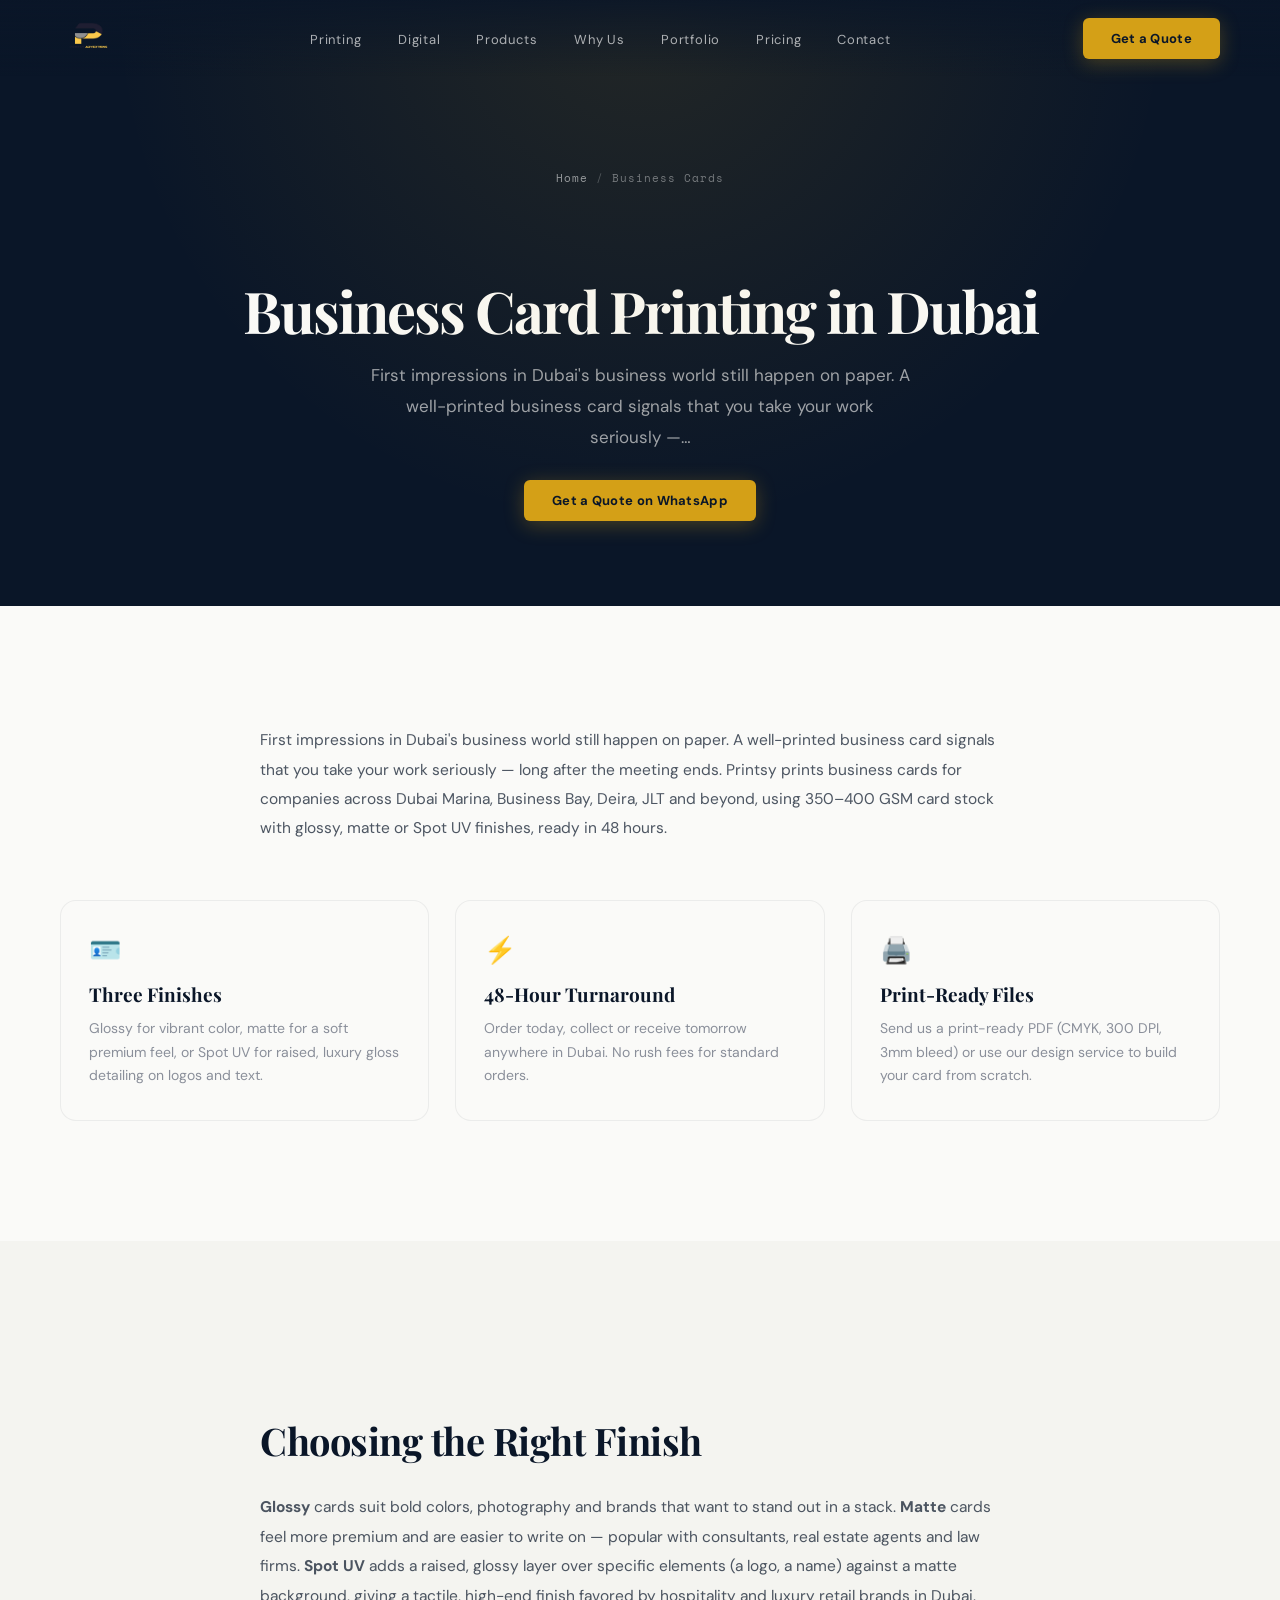
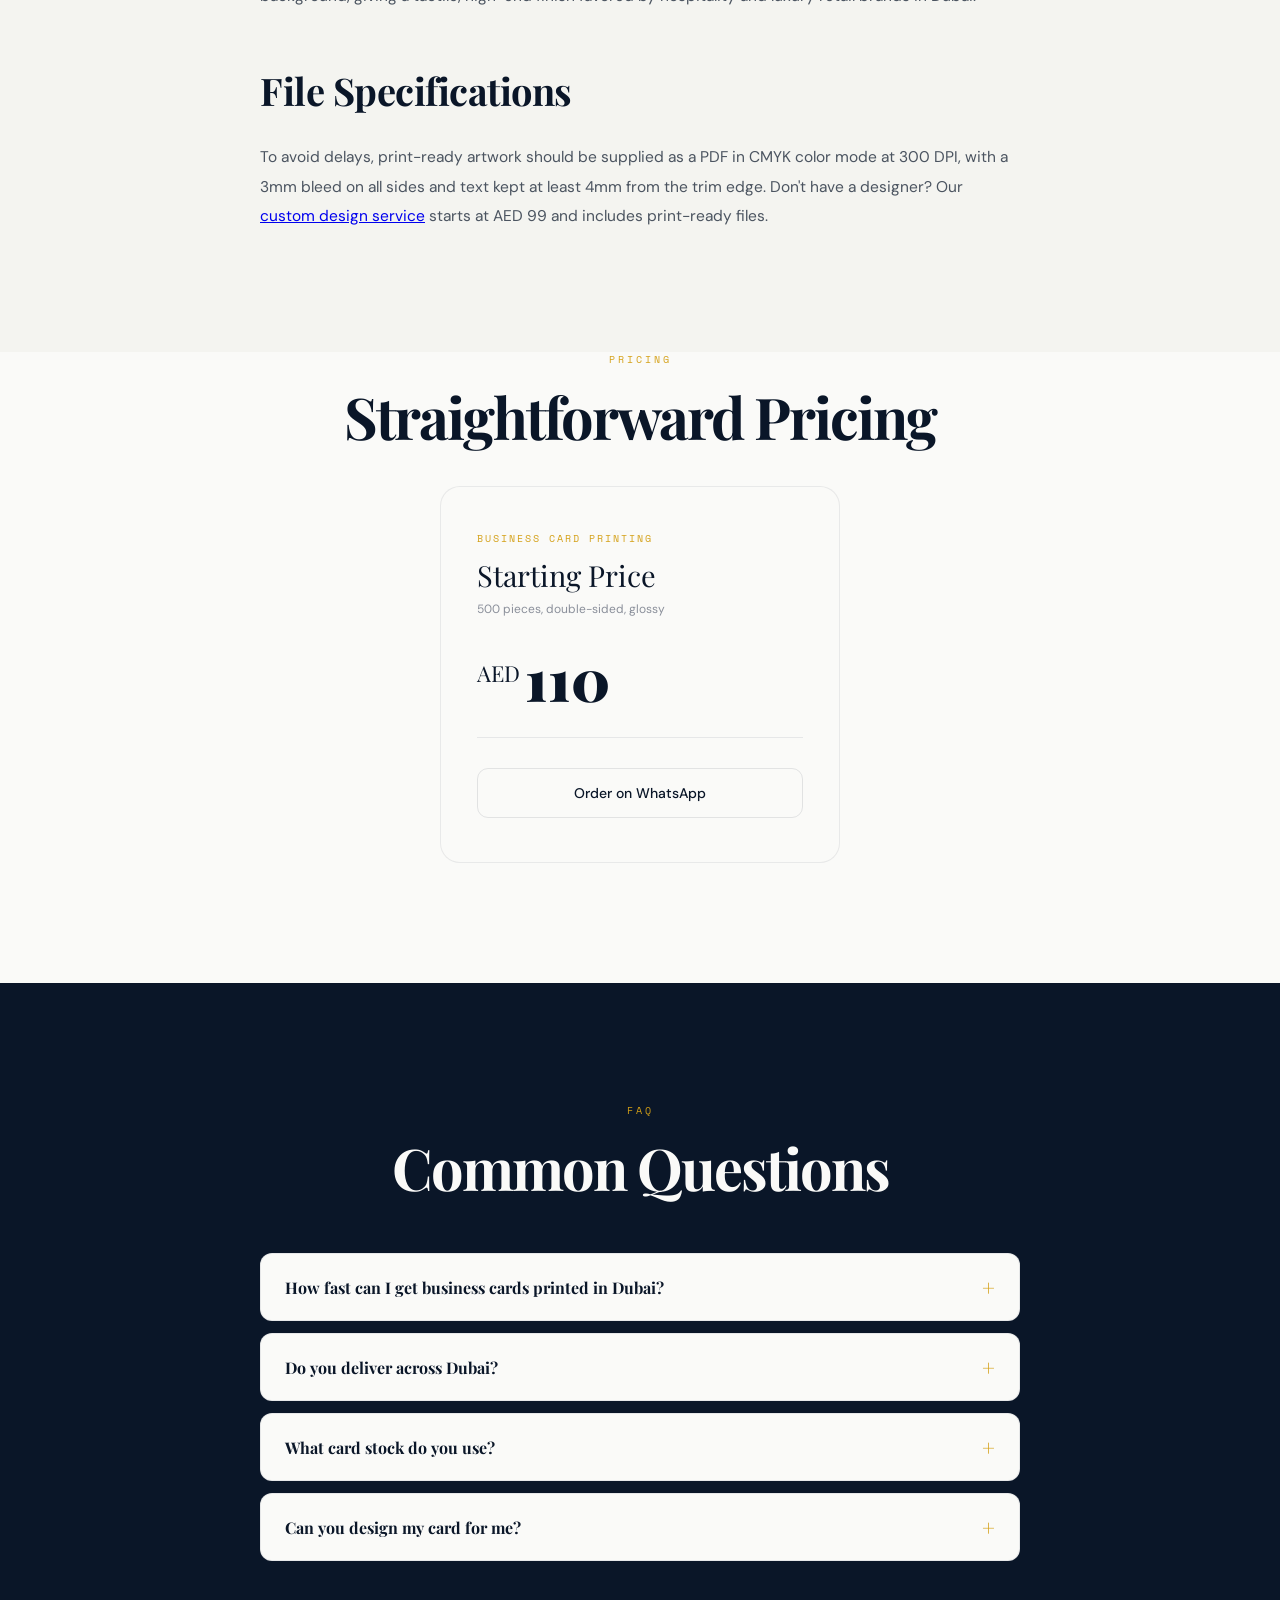
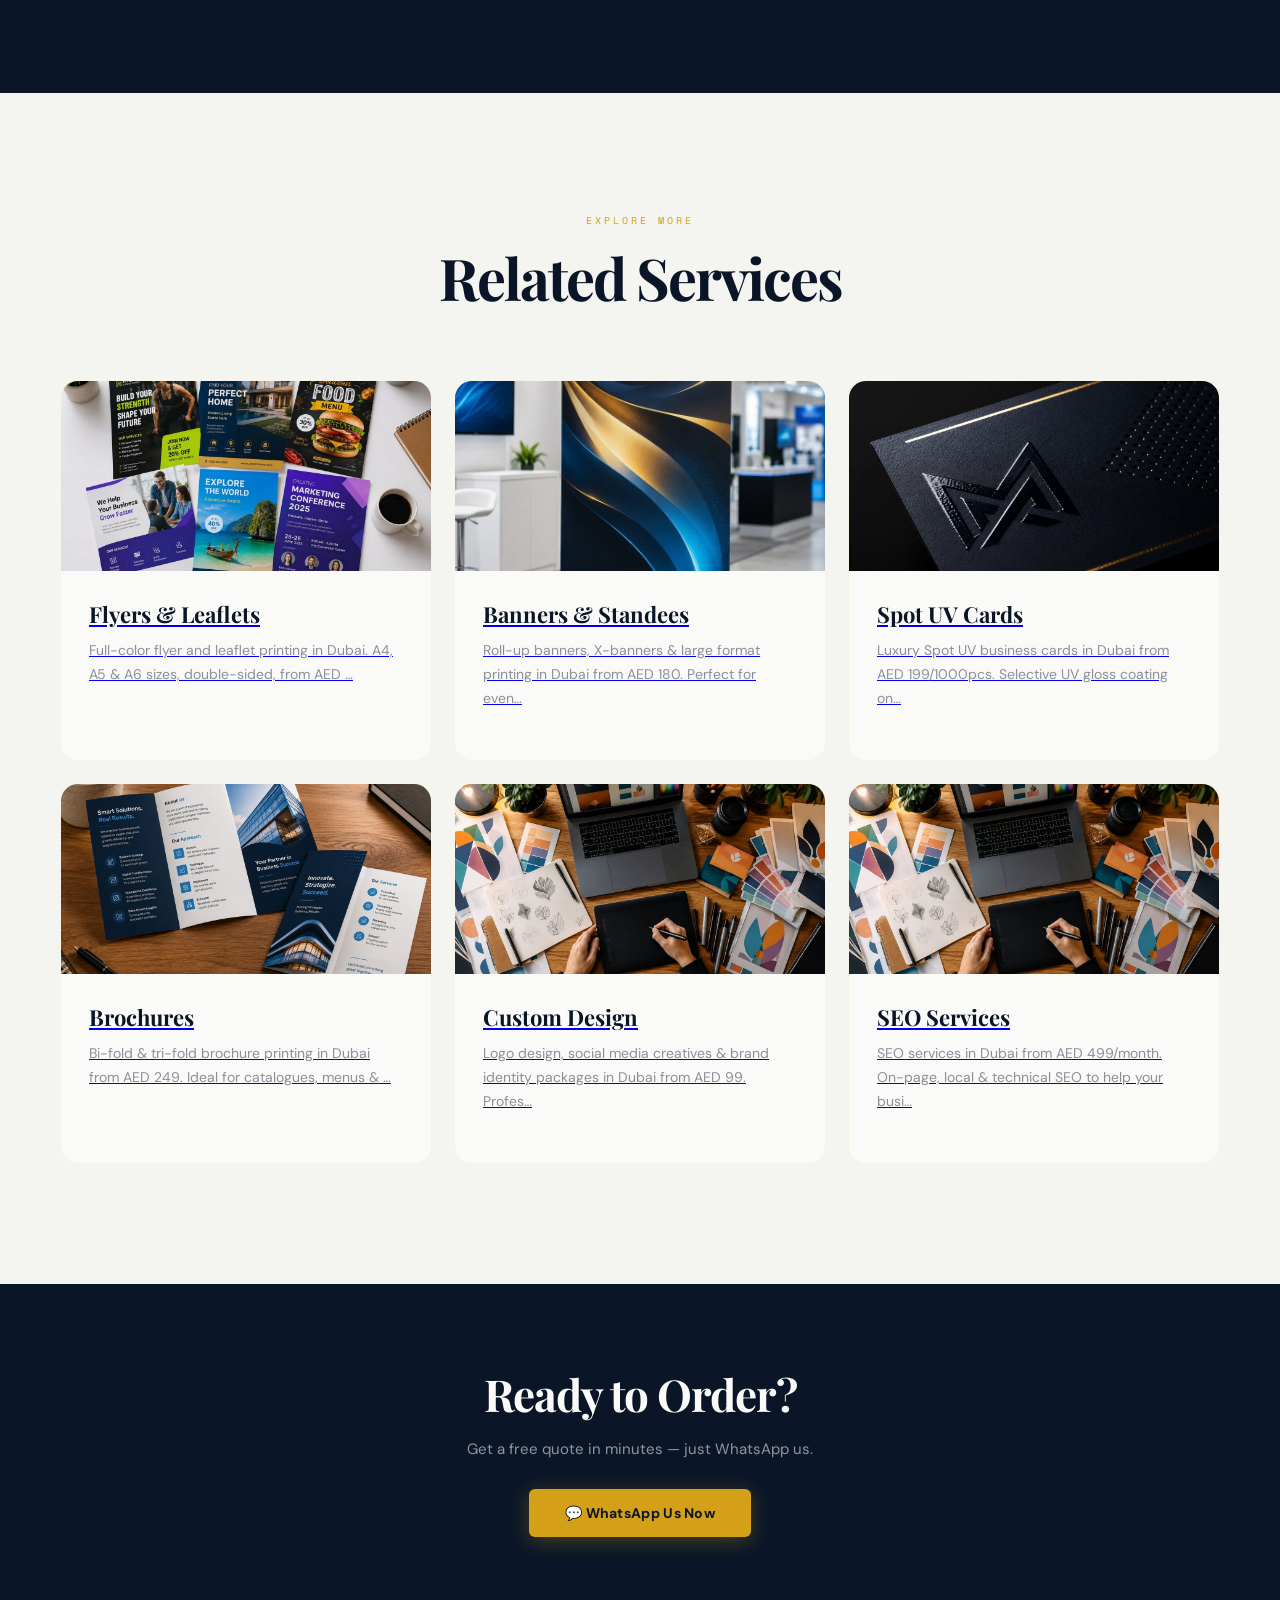
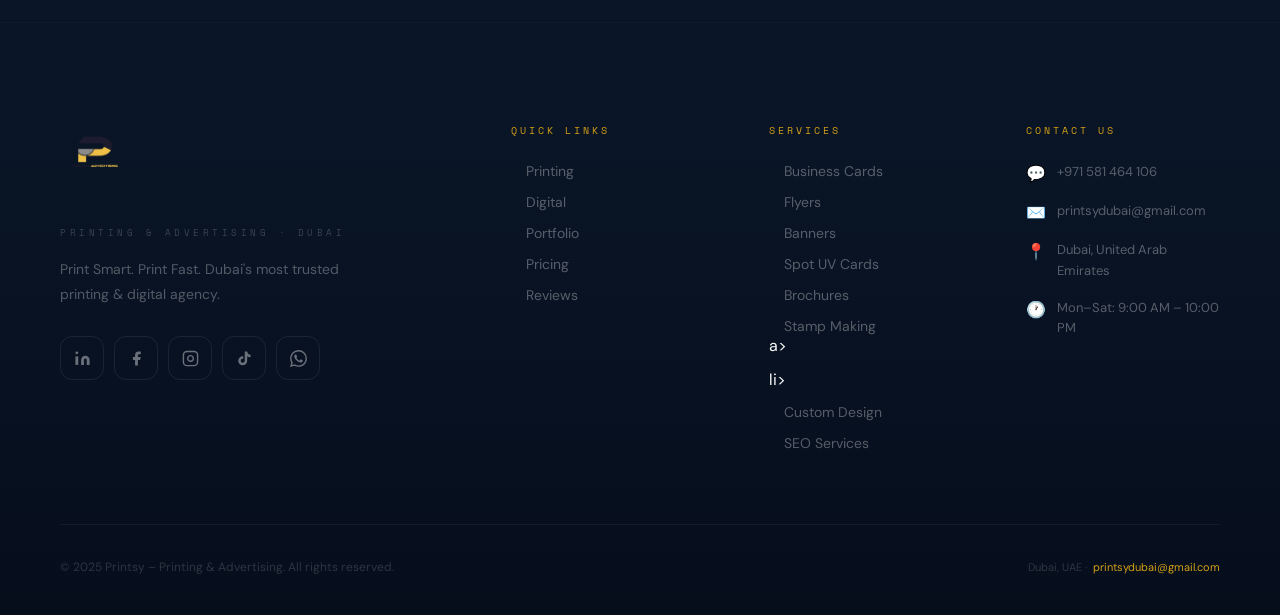
<file: business-cards.html>
<!DOCTYPE html>
<html lang="en">
<head>
<!-- Google tag (gtag.js) -->
<script async src="https://www.googletagmanager.com/gtag/js?id=G-MD9CGS8MRB"></script>
<script>
  window.dataLayer = window.dataLayer || [];
  function gtag(){dataLayer.push(arguments);}
  gtag('js', new Date());
  gtag('config', 'G-MD9CGS8MRB');
</script>
<meta charset="UTF-8">
<meta name="viewport" content="width=device-width, initial-scale=1.0">
<title>Business Cards Printing in Dubai | Printsy</title>
<meta name="description" content="Premium business card printing in Dubai. Glossy, matte & Spot UV finishes from AED 110/500pcs. 48hr turnaround, free Dubai delivery. Order on WhatsApp.">
<meta name="robots" content="index,follow">
<link rel="canonical" href="https://www.printsydubai.com/business-cards.html">
<meta property="og:title" content="Business Cards Printing in Dubai | Printsy">
<meta property="og:description" content="Premium business card printing in Dubai. Glossy, matte & Spot UV finishes from AED 110/500pcs. 48hr turnaround, free Dubai delivery. Order on WhatsApp.">
<meta property="og:type" content="website">
<meta property="og:url" content="https://www.printsydubai.com/business-cards.html">
<meta property="og:image" content="https://www.printsydubai.com/images/logo.png">
<meta property="og:locale" content="en_AE">
<meta name="twitter:card" content="summary_large_image">
<meta name="twitter:title" content="Business Cards Printing in Dubai | Printsy">
<meta name="twitter:description" content="Premium business card printing in Dubai. Glossy, matte & Spot UV finishes from AED 110/500pcs. 48hr turnaround, free Dubai delivery. Order on WhatsApp.">
<link rel="preconnect" href="https://fonts.googleapis.com">
<link href="https://fonts.googleapis.com/css2?family=Playfair+Display:ital,wght@0,700;0,900;1,700&family=DM+Sans:wght@300;400;500;600&family=Space+Mono:wght@400;700&display=swap" rel="stylesheet">
<link rel="stylesheet" href="css/style.css">
<script type="application/ld+json">
{"@context":"https://schema.org","@type":"Product","name":"Business Card Printing","image":"https://www.printsydubai.com/images/service-business-cards.jpg","description":"Premium business card printing in Dubai. Glossy, matte & Spot UV finishes from AED 110/500pcs. 48hr turnaround, free Dubai delivery. Order on WhatsApp.","brand":{"@type":"Brand","name":"Printsy"},"provider":{"@type":"LocalBusiness","name":"Printsy – Printing & Digital Agency","telephone":"+971581464106","image":"https://www.printsydubai.com/images/logo.png","address":{"@type":"PostalAddress","addressLocality":"Dubai","addressCountry":"AE"}},"areaServed":{"@type":"City","name":"Dubai"},"offers":{"@type":"Offer","price":"110","priceCurrency":"AED","availability":"https://schema.org/InStock","shippingDetails":{"@type":"OfferShippingDetails","shippingRate":{"@type":"MonetaryAmount","value":"30","currency":"AED"},"shippingDestination":{"@type":"DefinedRegion","addressCountry":"AE"},"deliveryTime":{"@type":"ShippingDeliveryTime","handlingTime":{"@type":"QuantitativeValue","minValue":0,"maxValue":1,"unitCode":"DAY"},"transitTime":{"@type":"QuantitativeValue","minValue":0,"maxValue":2,"unitCode":"DAY"}}},"hasMerchantReturnPolicy":{"@type":"MerchantReturnPolicy","returnPolicyCategory":"https://schema.org/MerchantReturnFiniteReturnWindow","merchantReturnDays":7,"returnMethod":"https://schema.org/ReturnByMail","returnFees":"https://schema.org/FreeReturn"}}}
</script>
<script type="application/ld+json">
{"@context":"https://schema.org","@type":"BreadcrumbList","itemListElement":[{"@type":"ListItem","position":1,"name":"Home","item":"https://www.printsydubai.com/"},{"@type":"ListItem","position":2,"name":"Business Cards","item":"https://www.printsydubai.com/business-cards.html"}]}
</script>
<script type="application/ld+json">
{"@context": "https://schema.org", "@type": "FAQPage", "mainEntity": [{"@type": "Question", "name": "How fast can I get business cards printed in Dubai?", "acceptedAnswer": {"@type": "Answer", "text": "Standard orders are ready within 48 hours. Rush same-day printing may be available for urgent requests &mdash; message us on WhatsApp to check."}}, {"@type": "Question", "name": "Do you deliver across Dubai?", "acceptedAnswer": {"@type": "Answer", "text": "Yes. Delivery is AED 30 and covers Dubai; message us for delivery to other Emirates."}}, {"@type": "Question", "name": "What card stock do you use?", "acceptedAnswer": {"@type": "Answer", "text": "We print on 350&ndash;400 GSM card stock through Diamond Printing Press, giving cards a sturdy, premium feel that holds up in a wallet or card holder."}}, {"@type": "Question", "name": "Can you design my card for me?", "acceptedAnswer": {"@type": "Answer", "text": "Yes &mdash; our custom design service starts at AED 99 and includes a print-ready file plus one round of revisions."}}]}
</script>
</head>
<body class="inner-page">

<nav id="nav">
  <a href="index.html" id="navlogo" style="text-decoration:none;display:flex;align-items:center;opacity:0">
  <img src="images/logo.png" alt="Printsy Advertising" style="height:52px;width:auto;filter:brightness(1.1)">
</a>
  <ul class="n-links">
    <li><a href="index.html#services">Printing</a></li>
    <li><a href="index.html#digital">Digital</a></li>
    <li><a href="index.html#showcase">Products</a></li>
    <li><a href="index.html#why">Why Us</a></li>
    <li><a href="index.html#portfolio">Portfolio</a></li>
    <li><a href="index.html#pricing">Pricing</a></li>
    <li><a href="index.html#cta">Contact</a></li>
  </ul>
  <a href="https://wa.me/971581464106" class="n-cta" target="_blank"><span>Get a Quote</span></a>
  <div class="hbg" id="hbg"><span></span><span></span><span></span></div>
</nav>
<div class="mob" id="mob">
  <a href="index.html#services" onclick="cM()">Printing</a>
  <a href="index.html#digital" onclick="cM()">Digital</a>
  <a href="index.html#showcase" onclick="cM()">Products</a>
  <a href="index.html#why" onclick="cM()">Why Us</a>
  <a href="index.html#portfolio" onclick="cM()">Portfolio</a>
  <a href="index.html#pricing" onclick="cM()">Pricing</a>
  <a href="index.html#cta" onclick="cM()">Contact</a>
</div>

<section class="inner-hero">
  <div class="breadcrumb"><a href="index.html">Home</a><span>/</span>Business Cards</div>
  <div class="h-badge">Most Ordered · 48hr Delivery</div>
  <h1 class="s-h2" style="color:var(--white)">Business Card Printing in Dubai</h1>
  <p class="s-sub" style="color:rgba(255,255,255,.6)">First impressions in Dubai's business world still happen on paper. A well-printed business card signals that you take your work seriously &mdash;…</p>
  <a href="https://wa.me/971581464106" class="n-cta" target="_blank"><span>Get a Quote on WhatsApp</span></a>
</section>

<section class="sec sec-white">
  <div class="content-block dk">
    <p>First impressions in Dubai's business world still happen on paper. A well-printed business card signals that you take your work seriously &mdash; long after the meeting ends. Printsy prints business cards for companies across Dubai Marina, Business Bay, Deira, JLT and beyond, using 350&ndash;400 GSM card stock with glossy, matte or Spot UV finishes, ready in 48 hours.</p>
  </div>
  <div class="feature-grid">
    <div class="feature-card"><div class="fc-ic">🪪</div><h3>Three Finishes</h3><p>Glossy for vibrant color, matte for a soft premium feel, or Spot UV for raised, luxury gloss detailing on logos and text.</p></div>
    <div class="feature-card"><div class="fc-ic">⚡</div><h3>48-Hour Turnaround</h3><p>Order today, collect or receive tomorrow anywhere in Dubai. No rush fees for standard orders.</p></div>
    <div class="feature-card"><div class="fc-ic">🖨️</div><h3>Print-Ready Files</h3><p>Send us a print-ready PDF (CMYK, 300 DPI, 3mm bleed) or use our design service to build your card from scratch.</p></div>
  </div>
</section>

<section class="sec sec-light">
  <div class="content-block dk">
    <h2>Choosing the Right Finish</h2>
    <p><strong>Glossy</strong> cards suit bold colors, photography and brands that want to stand out in a stack. <strong>Matte</strong> cards feel more premium and are easier to write on &mdash; popular with consultants, real estate agents and law firms. <strong>Spot UV</strong> adds a raised, glossy layer over specific elements (a logo, a name) against a matte background, giving a tactile, high-end finish favored by hospitality and luxury retail brands in Dubai.</p>
    <h2>File Specifications</h2>
    <p>To avoid delays, print-ready artwork should be supplied as a PDF in CMYK color mode at 300 DPI, with a 3mm bleed on all sides and text kept at least 4mm from the trim edge. Don't have a designer? Our <a href="custom-design.html">custom design service</a> starts at AED 99 and includes print-ready files.</p>
  </div>
</section>

<section class="sec sec-white" style="padding-top:0">
  <div class="s-tag" style="text-align:center;display:block">Pricing</div>
  <h2 class="s-h2 dk" style="text-align:center">Straightforward Pricing</h2>
  <div class="pr-grid" style="grid-template-columns:1fr;max-width:400px;margin:40px auto 0">
    <div class="pr-c"><div class="pr-prod">Business Card Printing</div><div class="pr-nm">Starting Price</div><div class="pr-qty">500 pieces, double-sided, glossy</div><div class="pr-amt"><span>AED </span>110</div><div class="pr-div"></div><a href="https://wa.me/971581464106" class="pr-btn" target="_blank"><span>Order on WhatsApp</span></a></div>
  </div>
</section>

<section class="sec sec-dark">
  <div class="s-tag" style="text-align:center;display:block">FAQ</div>
  <h2 class="s-h2 lt" style="text-align:center">Common Questions</h2>
  <div class="faq">
    <details><summary>How fast can I get business cards printed in Dubai?</summary><p>Standard orders are ready within 48 hours. Rush same-day printing may be available for urgent requests &mdash; message us on WhatsApp to check.</p></details>
    <details><summary>Do you deliver across Dubai?</summary><p>Yes. Delivery is AED 30 and covers Dubai; message us for delivery to other Emirates.</p></details>
    <details><summary>What card stock do you use?</summary><p>We print on 350&ndash;400 GSM card stock through Diamond Printing Press, giving cards a sturdy, premium feel that holds up in a wallet or card holder.</p></details>
    <details><summary>Can you design my card for me?</summary><p>Yes &mdash; our custom design service starts at AED 99 and includes a print-ready file plus one round of revisions.</p></details>
  </div>
</section>

<section class="sec sec-light">
  <div class="s-tag" style="text-align:center;display:block">Explore More</div>
  <h2 class="s-h2 dk related-sub" style="text-align:center">Related Services</h2>
  <div class="srv-grid">
    <a class="srv-c" href="flyers-leaflets.html">
      <div style="overflow:hidden"><img class="srv-c-img" src="images/service-flyers.jpg" alt="Flyer & Leaflet Printing in Dubai"></div>
      <div class="srv-c-body"><h3 class="srv-title">Flyers & Leaflets</h3><p class="srv-desc">Full-color flyer and leaflet printing in Dubai. A4, A5 & A6 sizes, double-sided, from AED &hellip;</p></div>
      <div class="srv-bottom-bar"></div>
    </a>
    <a class="srv-c" href="banners-standees.html">
      <div style="overflow:hidden"><img class="srv-c-img" src="images/service-banners.jpg" alt="Banner & Standee Printing in Dubai"></div>
      <div class="srv-c-body"><h3 class="srv-title">Banners & Standees</h3><p class="srv-desc">Roll-up banners, X-banners & large format printing in Dubai from AED 180. Perfect for even&hellip;</p></div>
      <div class="srv-bottom-bar"></div>
    </a>
    <a class="srv-c" href="spot-uv-cards.html">
      <div style="overflow:hidden"><img class="srv-c-img" src="images/service-spot-uv.jpg" alt="Spot UV Business Cards in Dubai"></div>
      <div class="srv-c-body"><h3 class="srv-title">Spot UV Cards</h3><p class="srv-desc">Luxury Spot UV business cards in Dubai from AED 199/1000pcs. Selective UV gloss coating on&hellip;</p></div>
      <div class="srv-bottom-bar"></div>
    </a>
    <a class="srv-c" href="brochures.html">
      <div style="overflow:hidden"><img class="srv-c-img" src="images/service-brochures.jpg" alt="Brochure Printing in Dubai"></div>
      <div class="srv-c-body"><h3 class="srv-title">Brochures</h3><p class="srv-desc">Bi-fold & tri-fold brochure printing in Dubai from AED 249. Ideal for catalogues, menus & &hellip;</p></div>
      <div class="srv-bottom-bar"></div>
    </a>
    <a class="srv-c" href="custom-design.html">
      <div style="overflow:hidden"><img class="srv-c-img" src="images/service-custom-design.jpg" alt="Custom Design Services in Dubai"></div>
      <div class="srv-c-body"><h3 class="srv-title">Custom Design</h3><p class="srv-desc">Logo design, social media creatives & brand identity packages in Dubai from AED 99. Profes&hellip;</p></div>
      <div class="srv-bottom-bar"></div>
    </a>
    <a class="srv-c" href="seo-services-dubai.html">
      <div style="overflow:hidden"><img class="srv-c-img" src="images/service-custom-design.jpg" alt="SEO Services in Dubai"></div>
      <div class="srv-c-body"><h3 class="srv-title">SEO Services</h3><p class="srv-desc">SEO services in Dubai from AED 499/month. On-page, local & technical SEO to help your busi&hellip;</p></div>
      <div class="srv-bottom-bar"></div>
    </a>
  </div>
</section>

<section class="cta-strip">
  <h2>Ready to Order?</h2>
  <p>Get a free quote in minutes &mdash; just WhatsApp us.</p>
  <a href="https://wa.me/971581464106" class="n-cta" target="_blank"><span>💬 WhatsApp Us Now</span></a>
</section>

<footer>
  <div class="ft-gr">
    <div>
      <div class="ft-logo" style="margin-bottom:16px">
  <img src="images/logo.png" alt="Printsy Advertising" style="height:64px;width:auto;filter:brightness(1.05)">
</div>
      <div class="ft-stag">Printing &amp; Advertising · Dubai</div>
      <p class="ft-desc">Print Smart. Print Fast. Dubai's most trusted printing &amp; digital agency.</p>
      <div class="ft-socs">
        <a href="https://www.linkedin.com/in/shah-zaib-399b0134b?utm_source=share_via&utm_content=profile&utm_medium=member_ios" class="ft-soc ft-soc-li" target="_blank" rel="noopener" title="LinkedIn">
          <svg width="17" height="17" viewBox="0 0 24 24" fill="currentColor"><path d="M16 8a6 6 0 0 1 6 6v7h-4v-7a2 2 0 0 0-2-2 2 2 0 0 0-2 2v7h-4v-7a6 6 0 0 1 6-6z"/><rect x="2" y="9" width="4" height="12"/><circle cx="4" cy="4" r="2"/></svg>
        </a>
        <a href="https://www.facebook.com/share/1EChtihZrZ/?mibextid=wwXIfr" class="ft-soc ft-soc-fb" target="_blank" rel="noopener" title="Facebook">
          <svg width="17" height="17" viewBox="0 0 24 24" fill="currentColor"><path d="M18 2h-3a5 5 0 0 0-5 5v3H7v4h3v8h4v-8h3l1-4h-4V7a1 1 0 0 1 1-1h3z"/></svg>
        </a>
        <a href="https://www.instagram.com/printsydubai?igsh=MWlvNzNlYWU5eHZ4cQ%3D%3D&utm_source=qr" class="ft-soc ft-soc-ig" target="_blank" rel="noopener" title="Instagram">
          <svg width="17" height="17" viewBox="0 0 24 24" fill="none" stroke="currentColor" stroke-width="2"><rect x="2" y="2" width="20" height="20" rx="5" ry="5"/><path d="M16 11.37A4 4 0 1 1 12.63 8 4 4 0 0 1 16 11.37z"/><line x1="17.5" y1="6.5" x2="17.51" y2="6.5"/></svg>
        </a>
        <a href="https://www.tiktok.com/@shahzaibamjad0631?_r=1&_t=ZS-96WDWndnDdd" class="ft-soc ft-soc-tt" target="_blank" rel="noopener" title="TikTok">
          <svg width="17" height="17" viewBox="0 0 24 24" fill="currentColor"><path d="M19.59 6.69a4.83 4.83 0 0 1-3.77-4.25V2h-3.45v13.67a2.89 2.89 0 0 1-2.88 2.5 2.89 2.89 0 0 1-2.89-2.89 2.89 2.89 0 0 1 2.89-2.89c.28 0 .54.04.79.1V9.01a6.33 6.33 0 0 0-.79-.05 6.34 6.34 0 0 0-6.34 6.34 6.34 6.34 0 0 0 6.34 6.34 6.34 6.34 0 0 0 6.34-6.34V8.69a8.19 8.19 0 0 0 4.79 1.53V6.78a4.85 4.85 0 0 1-1.03-.09z"/></svg>
        </a>
        <a href="https://wa.me/971581464106" class="ft-soc ft-soc-wa" target="_blank" rel="noopener" title="WhatsApp">
          <svg width="17" height="17" viewBox="0 0 24 24" fill="currentColor"><path d="M17.472 14.382c-.297-.149-1.758-.867-2.03-.967-.273-.099-.471-.148-.67.15-.197.297-.767.966-.94 1.164-.173.199-.347.223-.644.075-.297-.15-1.255-.463-2.39-1.475-.883-.788-1.48-1.761-1.653-2.059-.173-.297-.018-.458.13-.606.134-.133.298-.347.446-.52.149-.174.198-.298.298-.497.099-.198.05-.371-.025-.52-.075-.149-.669-1.612-.916-2.207-.242-.579-.487-.5-.669-.51-.173-.008-.371-.01-.57-.01-.198 0-.52.074-.792.372-.272.297-1.04 1.016-1.04 2.479 0 1.462 1.065 2.875 1.213 3.074.149.198 2.096 3.2 5.077 4.487.709.306 1.262.489 1.694.625.712.227 1.36.195 1.871.118.571-.085 1.758-.719 2.006-1.413.248-.694.248-1.289.173-1.413-.074-.124-.272-.198-.57-.347m-5.421 7.403h-.004a9.87 9.87 0 0 1-5.031-1.378l-.361-.214-3.741.982.998-3.648-.235-.374a9.86 9.86 0 0 1-1.51-5.26c.001-5.45 4.436-9.884 9.888-9.884 2.64 0 5.122 1.03 6.988 2.898a9.825 9.825 0 0 1 2.893 6.994c-.003 5.45-4.437 9.884-9.885 9.884m8.413-18.297A11.815 11.815 0 0 0 12.05 0C5.495 0 .16 5.335.157 11.892c0 2.096.547 4.142 1.588 5.945L.057 24l6.305-1.654a11.882 11.882 0 0 0 5.683 1.448h.005c6.554 0 11.89-5.335 11.893-11.893a11.821 11.821 0 0 0-3.48-8.413z"/></svg>
        </a>
      </div>
    </div>
    <div><div class="ft-ct">Quick Links</div><ul class="ft-lks"><li><a href="#services">Printing</a></li><li><a href="#digital">Digital</a></li><li><a href="#portfolio">Portfolio</a></li><li><a href="#pricing">Pricing</a></li><li><a href="#testimonials">Reviews</a></li></ul></div>
    <div><div class="ft-ct">Services</div><ul class="ft-lks"><li><a href="business-cards.html">Business Cards</a></li><li><a href="flyers-leaflets.html">Flyers</a></li><li><a href="banners-standees.html">Banners</a></li><li><a href="spot-uv-cards.html">Spot UV Cards</a></li><li><a href="brochures.html">Brochures</a></li><li><a href="stamp-making-dubai.html">Stamp Making</a>a></li>li><li><a href="custom-design.html">Custom Design</a></li><li><a href="seo-services-dubai.html">SEO Services</a></li></ul></div>
    <div>
      <div class="ft-ct">Contact Us</div>
      <div class="ft-ci"><span class="ft-ci-ic">💬</span><div class="ft-ci-tx"><a href="https://wa.me/971581464106" target="_blank">+971 581 464 106</a></div></div>
      <div class="ft-ci"><span class="ft-ci-ic">✉️</span><div class="ft-ci-tx"><a href="mailto:printsydubai@gmail.com">printsydubai@gmail.com</a></div></div>
      <div class="ft-ci"><span class="ft-ci-ic">📍</span><div class="ft-ci-tx">Dubai, United Arab Emirates</div></div>
      <div class="ft-ci"><span class="ft-ci-ic">🕐</span><div class="ft-ci-tx">Mon–Sat: 9:00 AM – 10:00 PM</div></div>
    </div>
  </div>
  <div class="ft-bot">
    <div class="ft-cp">© 2025 Printsy – Printing &amp; Advertising. All rights reserved.</div>
    <div class="ft-pt">Dubai, UAE · <span>printsydubai@gmail.com</span></div>
  </div>
</footer>

<a href="https://wa.me/971581464106" class="f-wa" id="fwa" target="_blank">💬<div class="f-wa-tp">Chat on WhatsApp</div></a>

</body>
</html>
</file>
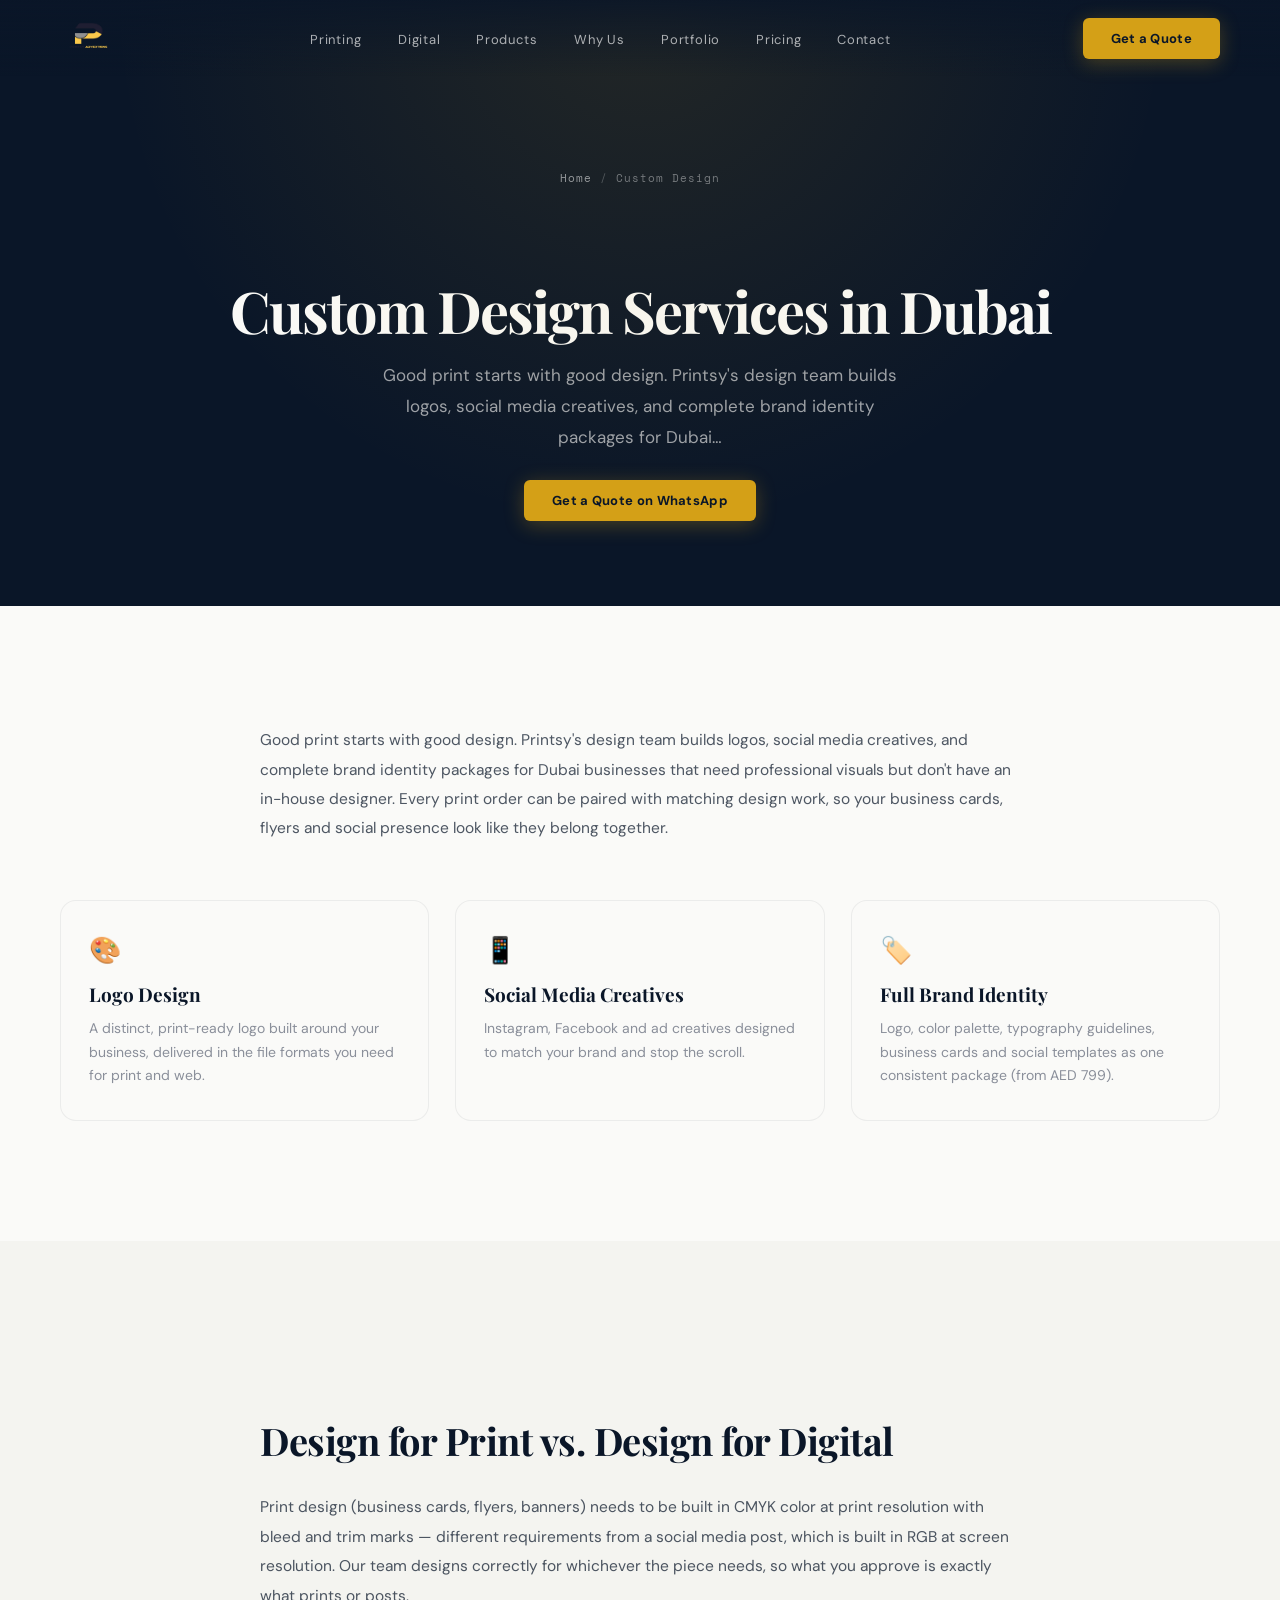
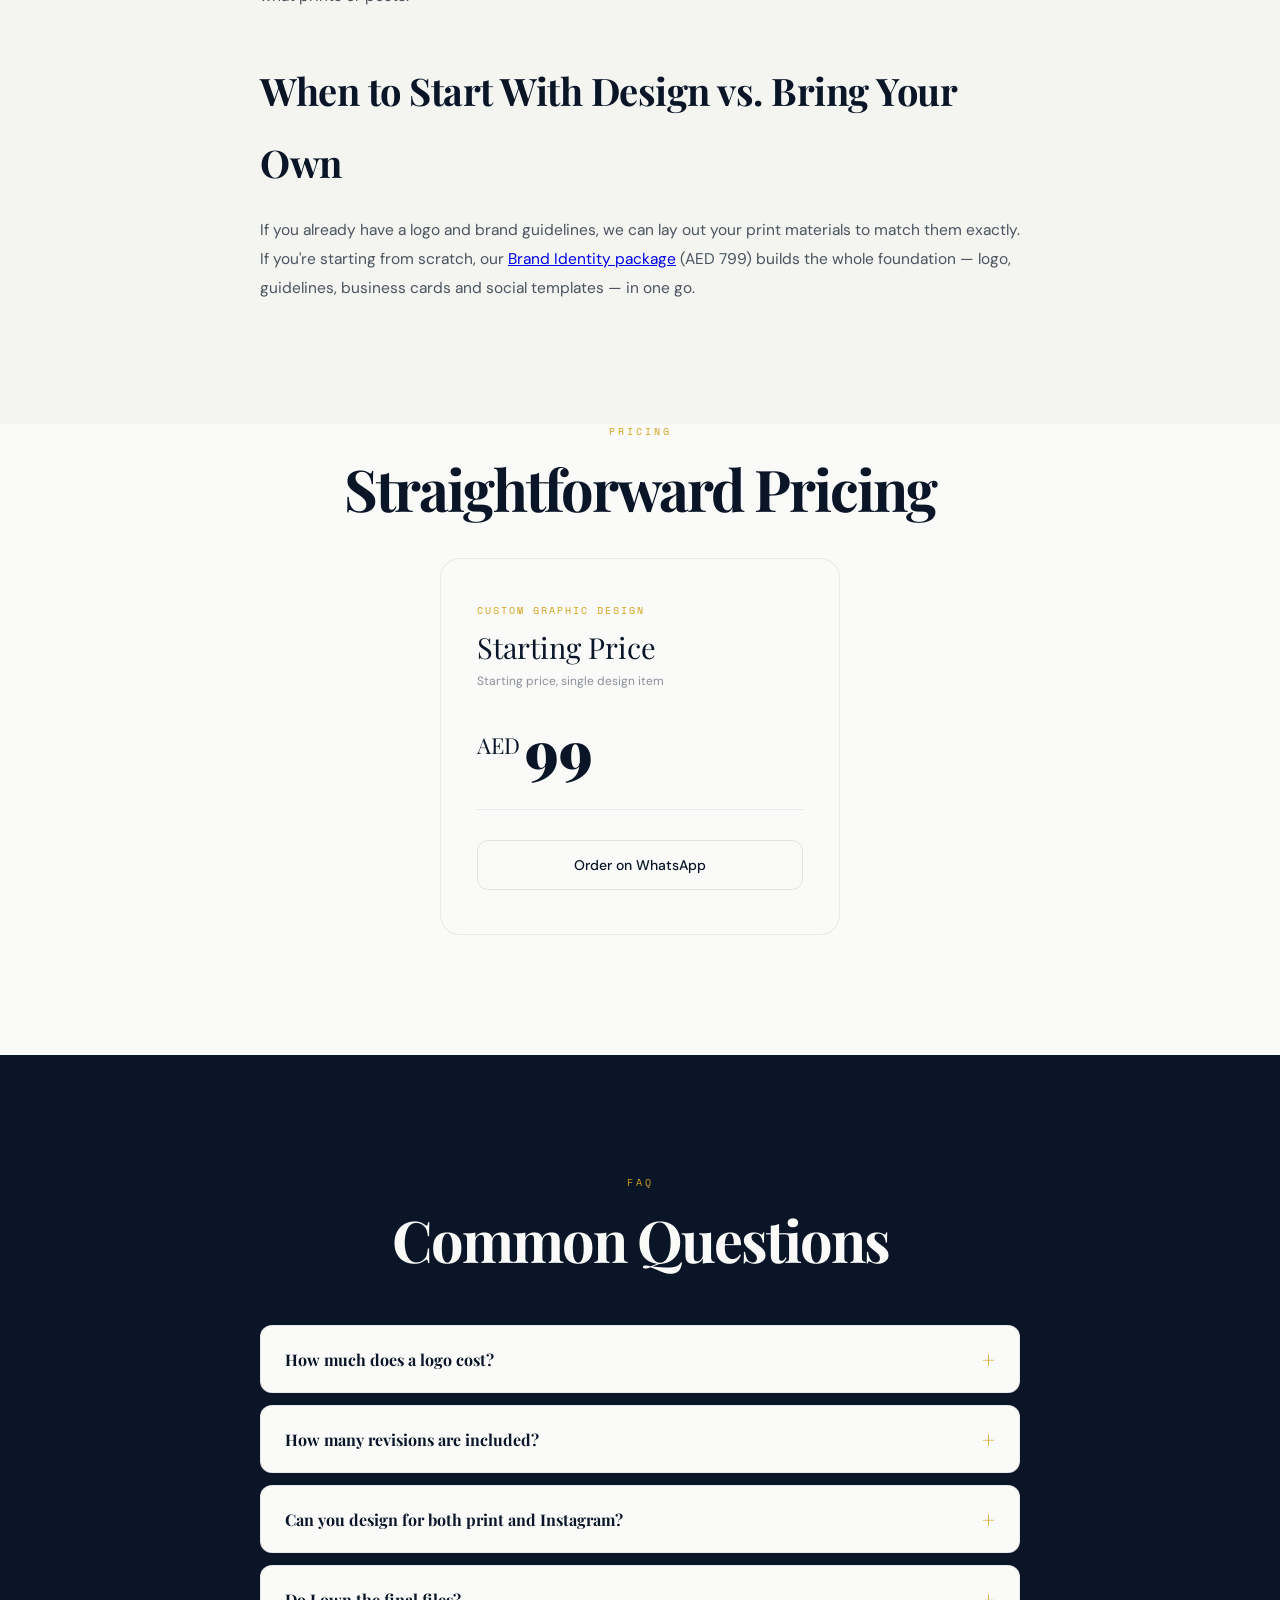
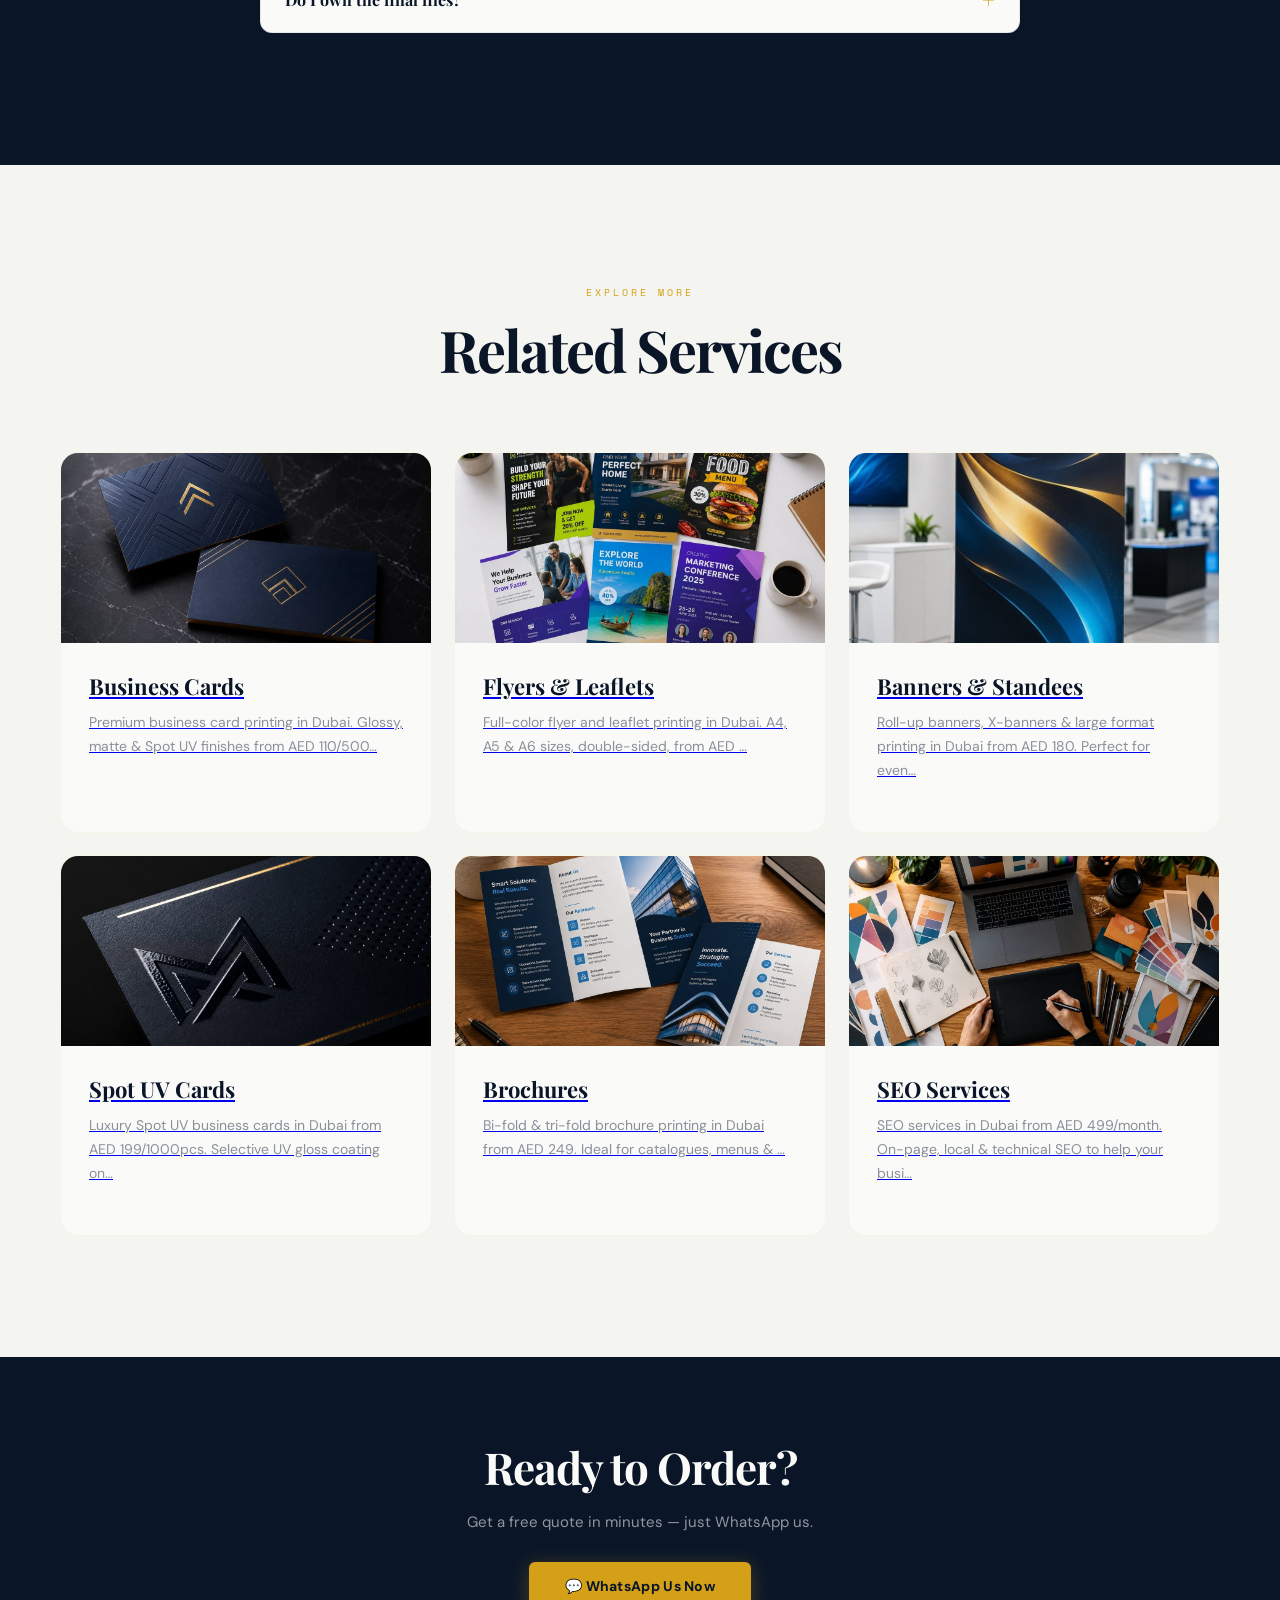
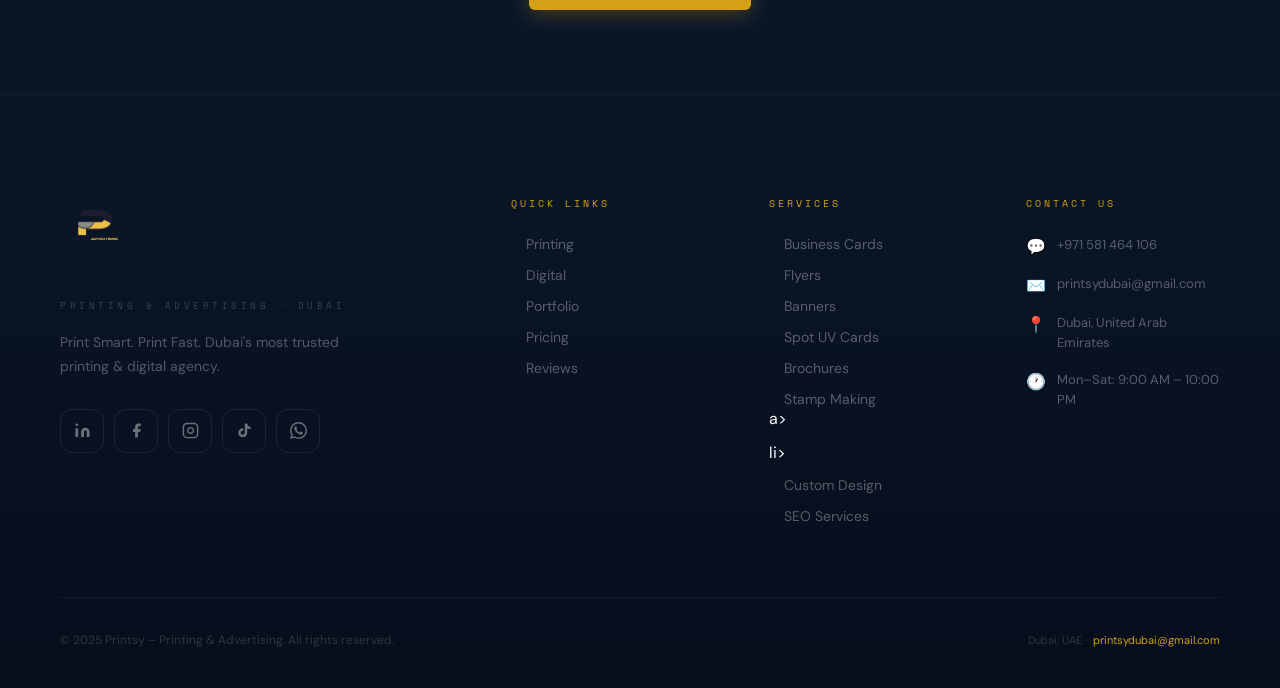
<file: custom-design.html>
<!DOCTYPE html>
<html lang="en">
<head>
<!-- Google tag (gtag.js) -->
<script async src="https://www.googletagmanager.com/gtag/js?id=G-MD9CGS8MRB"></script>
<script>
  window.dataLayer = window.dataLayer || [];
  function gtag(){dataLayer.push(arguments);}
  gtag('js', new Date());
  gtag('config', 'G-MD9CGS8MRB');
</script>
<meta charset="UTF-8">
<meta name="viewport" content="width=device-width, initial-scale=1.0">
<title>Custom Design & Branding Services in Dubai | Printsy</title>
<meta name="description" content="Logo design, social media creatives & brand identity packages in Dubai from AED 99. Professional design for print & digital, done by the Printsy team.">
<meta name="robots" content="index,follow">
<link rel="canonical" href="https://www.printsydubai.com/custom-design.html">
<meta property="og:title" content="Custom Design & Branding Services in Dubai | Printsy">
<meta property="og:description" content="Logo design, social media creatives & brand identity packages in Dubai from AED 99. Professional design for print & digital, done by the Printsy team.">
<meta property="og:type" content="website">
<meta property="og:url" content="https://www.printsydubai.com/custom-design.html">
<meta property="og:image" content="https://www.printsydubai.com/images/logo.png">
<meta property="og:locale" content="en_AE">
<meta name="twitter:card" content="summary_large_image">
<meta name="twitter:title" content="Custom Design & Branding Services in Dubai | Printsy">
<meta name="twitter:description" content="Logo design, social media creatives & brand identity packages in Dubai from AED 99. Professional design for print & digital, done by the Printsy team.">
<link rel="preconnect" href="https://fonts.googleapis.com">
<link href="https://fonts.googleapis.com/css2?family=Playfair+Display:ital,wght@0,700;0,900;1,700&family=DM+Sans:wght@300;400;500;600&family=Space+Mono:wght@400;700&display=swap" rel="stylesheet">
<link rel="stylesheet" href="css/style.css">
<script type="application/ld+json">
{"@context":"https://schema.org","@type":"Product","name":"Custom Graphic Design","image":"https://www.printsydubai.com/images/service-custom-design.jpg","description":"Logo design, social media creatives & brand identity packages in Dubai from AED 99. Professional design for print & digital, done by the Printsy team.","brand":{"@type":"Brand","name":"Printsy"},"provider":{"@type":"LocalBusiness","name":"Printsy – Printing & Digital Agency","telephone":"+971581464106","image":"https://www.printsydubai.com/images/logo.png","address":{"@type":"PostalAddress","addressLocality":"Dubai","addressCountry":"AE"}},"areaServed":{"@type":"City","name":"Dubai"},"offers":{"@type":"Offer","price":"99","priceCurrency":"AED","availability":"https://schema.org/InStock","shippingDetails":{"@type":"OfferShippingDetails","shippingRate":{"@type":"MonetaryAmount","value":"0","currency":"AED"},"shippingDestination":{"@type":"DefinedRegion","addressCountry":"AE"},"deliveryTime":{"@type":"ShippingDeliveryTime","handlingTime":{"@type":"QuantitativeValue","minValue":0,"maxValue":1,"unitCode":"DAY"},"transitTime":{"@type":"QuantitativeValue","minValue":0,"maxValue":2,"unitCode":"DAY"}}},"hasMerchantReturnPolicy":{"@type":"MerchantReturnPolicy","returnPolicyCategory":"https://schema.org/MerchantReturnFiniteReturnWindow","merchantReturnDays":7,"returnMethod":"https://schema.org/ReturnByMail","returnFees":"https://schema.org/FreeReturn"}}}
</script>
<script type="application/ld+json">
{"@context":"https://schema.org","@type":"BreadcrumbList","itemListElement":[{"@type":"ListItem","position":1,"name":"Home","item":"https://www.printsydubai.com/"},{"@type":"ListItem","position":2,"name":"Custom Design","item":"https://www.printsydubai.com/custom-design.html"}]}
</script>
<script type="application/ld+json">
{"@context": "https://schema.org", "@type": "FAQPage", "mainEntity": [{"@type": "Question", "name": "How much does a logo cost?", "acceptedAnswer": {"@type": "Answer", "text": "Custom design work starts at AED 99 for a single item; a full brand identity package (logo, guidelines, cards, social templates) is AED 799."}}, {"@type": "Question", "name": "How many revisions are included?", "acceptedAnswer": {"@type": "Answer", "text": "Standard orders include one round of revisions; message us on WhatsApp if your project needs more."}}, {"@type": "Question", "name": "Can you design for both print and Instagram?", "acceptedAnswer": {"@type": "Answer", "text": "Yes, we design for both and make sure the two stay visually consistent."}}, {"@type": "Question", "name": "Do I own the final files?", "acceptedAnswer": {"@type": "Answer", "text": "Yes, you receive the final print-ready and/or web-ready files for your own use."}}]}
</script>
</head>
<body class="inner-page">

<nav id="nav">
  <a href="index.html" id="navlogo" style="text-decoration:none;display:flex;align-items:center;opacity:0">
  <img src="images/logo.png" alt="Printsy Advertising" style="height:52px;width:auto;filter:brightness(1.1)">
</a>
  <ul class="n-links">
    <li><a href="index.html#services">Printing</a></li>
    <li><a href="index.html#digital">Digital</a></li>
    <li><a href="index.html#showcase">Products</a></li>
    <li><a href="index.html#why">Why Us</a></li>
    <li><a href="index.html#portfolio">Portfolio</a></li>
    <li><a href="index.html#pricing">Pricing</a></li>
    <li><a href="index.html#cta">Contact</a></li>
  </ul>
  <a href="https://wa.me/971581464106" class="n-cta" target="_blank"><span>Get a Quote</span></a>
  <div class="hbg" id="hbg"><span></span><span></span><span></span></div>
</nav>
<div class="mob" id="mob">
  <a href="index.html#services" onclick="cM()">Printing</a>
  <a href="index.html#digital" onclick="cM()">Digital</a>
  <a href="index.html#showcase" onclick="cM()">Products</a>
  <a href="index.html#why" onclick="cM()">Why Us</a>
  <a href="index.html#portfolio" onclick="cM()">Portfolio</a>
  <a href="index.html#pricing" onclick="cM()">Pricing</a>
  <a href="index.html#cta" onclick="cM()">Contact</a>
</div>

<section class="inner-hero">
  <div class="breadcrumb"><a href="index.html">Home</a><span>/</span>Custom Design</div>
  <div class="h-badge">Logos · Branding · Social Creatives</div>
  <h1 class="s-h2" style="color:var(--white)">Custom Design Services in Dubai</h1>
  <p class="s-sub" style="color:rgba(255,255,255,.6)">Good print starts with good design. Printsy's design team builds logos, social media creatives, and complete brand identity packages for Dubai…</p>
  <a href="https://wa.me/971581464106" class="n-cta" target="_blank"><span>Get a Quote on WhatsApp</span></a>
</section>

<section class="sec sec-white">
  <div class="content-block dk">
    <p>Good print starts with good design. Printsy's design team builds logos, social media creatives, and complete brand identity packages for Dubai businesses that need professional visuals but don't have an in-house designer. Every print order can be paired with matching design work, so your business cards, flyers and social presence look like they belong together.</p>
  </div>
  <div class="feature-grid">
    <div class="feature-card"><div class="fc-ic">🎨</div><h3>Logo Design</h3><p>A distinct, print-ready logo built around your business, delivered in the file formats you need for print and web.</p></div>
    <div class="feature-card"><div class="fc-ic">📱</div><h3>Social Media Creatives</h3><p>Instagram, Facebook and ad creatives designed to match your brand and stop the scroll.</p></div>
    <div class="feature-card"><div class="fc-ic">🏷️</div><h3>Full Brand Identity</h3><p>Logo, color palette, typography guidelines, business cards and social templates as one consistent package (from AED 799).</p></div>
  </div>
</section>

<section class="sec sec-light">
  <div class="content-block dk">
    <h2>Design for Print vs. Design for Digital</h2>
    <p>Print design (business cards, flyers, banners) needs to be built in CMYK color at print resolution with bleed and trim marks &mdash; different requirements from a social media post, which is built in RGB at screen resolution. Our team designs correctly for whichever the piece needs, so what you approve is exactly what prints or posts.</p>
    <h2>When to Start With Design vs. Bring Your Own</h2>
    <p>If you already have a logo and brand guidelines, we can lay out your print materials to match them exactly. If you're starting from scratch, our <a href="index.html#digital">Brand Identity package</a> (AED 799) builds the whole foundation &mdash; logo, guidelines, business cards and social templates &mdash; in one go.</p>
  </div>
</section>

<section class="sec sec-white" style="padding-top:0">
  <div class="s-tag" style="text-align:center;display:block">Pricing</div>
  <h2 class="s-h2 dk" style="text-align:center">Straightforward Pricing</h2>
  <div class="pr-grid" style="grid-template-columns:1fr;max-width:400px;margin:40px auto 0">
    <div class="pr-c"><div class="pr-prod">Custom Graphic Design</div><div class="pr-nm">Starting Price</div><div class="pr-qty">Starting price, single design item</div><div class="pr-amt"><span>AED </span>99</div><div class="pr-div"></div><a href="https://wa.me/971581464106" class="pr-btn" target="_blank"><span>Order on WhatsApp</span></a></div>
  </div>
</section>

<section class="sec sec-dark">
  <div class="s-tag" style="text-align:center;display:block">FAQ</div>
  <h2 class="s-h2 lt" style="text-align:center">Common Questions</h2>
  <div class="faq">
    <details><summary>How much does a logo cost?</summary><p>Custom design work starts at AED 99 for a single item; a full brand identity package (logo, guidelines, cards, social templates) is AED 799.</p></details>
    <details><summary>How many revisions are included?</summary><p>Standard orders include one round of revisions; message us on WhatsApp if your project needs more.</p></details>
    <details><summary>Can you design for both print and Instagram?</summary><p>Yes, we design for both and make sure the two stay visually consistent.</p></details>
    <details><summary>Do I own the final files?</summary><p>Yes, you receive the final print-ready and/or web-ready files for your own use.</p></details>
  </div>
</section>

<section class="sec sec-light">
  <div class="s-tag" style="text-align:center;display:block">Explore More</div>
  <h2 class="s-h2 dk related-sub" style="text-align:center">Related Services</h2>
  <div class="srv-grid">
    <a class="srv-c" href="business-cards.html">
      <div style="overflow:hidden"><img class="srv-c-img" src="images/service-business-cards.jpg" alt="Business Card Printing in Dubai"></div>
      <div class="srv-c-body"><h3 class="srv-title">Business Cards</h3><p class="srv-desc">Premium business card printing in Dubai. Glossy, matte & Spot UV finishes from AED 110/500&hellip;</p></div>
      <div class="srv-bottom-bar"></div>
    </a>
    <a class="srv-c" href="flyers-leaflets.html">
      <div style="overflow:hidden"><img class="srv-c-img" src="images/service-flyers.jpg" alt="Flyer & Leaflet Printing in Dubai"></div>
      <div class="srv-c-body"><h3 class="srv-title">Flyers & Leaflets</h3><p class="srv-desc">Full-color flyer and leaflet printing in Dubai. A4, A5 & A6 sizes, double-sided, from AED &hellip;</p></div>
      <div class="srv-bottom-bar"></div>
    </a>
    <a class="srv-c" href="banners-standees.html">
      <div style="overflow:hidden"><img class="srv-c-img" src="images/service-banners.jpg" alt="Banner & Standee Printing in Dubai"></div>
      <div class="srv-c-body"><h3 class="srv-title">Banners & Standees</h3><p class="srv-desc">Roll-up banners, X-banners & large format printing in Dubai from AED 180. Perfect for even&hellip;</p></div>
      <div class="srv-bottom-bar"></div>
    </a>
    <a class="srv-c" href="spot-uv-cards.html">
      <div style="overflow:hidden"><img class="srv-c-img" src="images/service-spot-uv.jpg" alt="Spot UV Business Cards in Dubai"></div>
      <div class="srv-c-body"><h3 class="srv-title">Spot UV Cards</h3><p class="srv-desc">Luxury Spot UV business cards in Dubai from AED 199/1000pcs. Selective UV gloss coating on&hellip;</p></div>
      <div class="srv-bottom-bar"></div>
    </a>
    <a class="srv-c" href="brochures.html">
      <div style="overflow:hidden"><img class="srv-c-img" src="images/service-brochures.jpg" alt="Brochure Printing in Dubai"></div>
      <div class="srv-c-body"><h3 class="srv-title">Brochures</h3><p class="srv-desc">Bi-fold & tri-fold brochure printing in Dubai from AED 249. Ideal for catalogues, menus & &hellip;</p></div>
      <div class="srv-bottom-bar"></div>
    </a>
    <a class="srv-c" href="seo-services-dubai.html">
      <div style="overflow:hidden"><img class="srv-c-img" src="images/service-custom-design.jpg" alt="SEO Services in Dubai"></div>
      <div class="srv-c-body"><h3 class="srv-title">SEO Services</h3><p class="srv-desc">SEO services in Dubai from AED 499/month. On-page, local & technical SEO to help your busi&hellip;</p></div>
      <div class="srv-bottom-bar"></div>
    </a>
  </div>
</section>

<section class="cta-strip">
  <h2>Ready to Order?</h2>
  <p>Get a free quote in minutes &mdash; just WhatsApp us.</p>
  <a href="https://wa.me/971581464106" class="n-cta" target="_blank"><span>💬 WhatsApp Us Now</span></a>
</section>

<footer>
  <div class="ft-gr">
    <div>
      <div class="ft-logo" style="margin-bottom:16px">
  <img src="images/logo.png" alt="Printsy Advertising" style="height:64px;width:auto;filter:brightness(1.05)">
</div>
      <div class="ft-stag">Printing &amp; Advertising · Dubai</div>
      <p class="ft-desc">Print Smart. Print Fast. Dubai's most trusted printing &amp; digital agency.</p>
      <div class="ft-socs">
        <a href="https://www.linkedin.com/in/shah-zaib-399b0134b?utm_source=share_via&utm_content=profile&utm_medium=member_ios" class="ft-soc ft-soc-li" target="_blank" rel="noopener" title="LinkedIn">
          <svg width="17" height="17" viewBox="0 0 24 24" fill="currentColor"><path d="M16 8a6 6 0 0 1 6 6v7h-4v-7a2 2 0 0 0-2-2 2 2 0 0 0-2 2v7h-4v-7a6 6 0 0 1 6-6z"/><rect x="2" y="9" width="4" height="12"/><circle cx="4" cy="4" r="2"/></svg>
        </a>
        <a href="https://www.facebook.com/share/1EChtihZrZ/?mibextid=wwXIfr" class="ft-soc ft-soc-fb" target="_blank" rel="noopener" title="Facebook">
          <svg width="17" height="17" viewBox="0 0 24 24" fill="currentColor"><path d="M18 2h-3a5 5 0 0 0-5 5v3H7v4h3v8h4v-8h3l1-4h-4V7a1 1 0 0 1 1-1h3z"/></svg>
        </a>
        <a href="https://www.instagram.com/printsydubai?igsh=MWlvNzNlYWU5eHZ4cQ%3D%3D&utm_source=qr" class="ft-soc ft-soc-ig" target="_blank" rel="noopener" title="Instagram">
          <svg width="17" height="17" viewBox="0 0 24 24" fill="none" stroke="currentColor" stroke-width="2"><rect x="2" y="2" width="20" height="20" rx="5" ry="5"/><path d="M16 11.37A4 4 0 1 1 12.63 8 4 4 0 0 1 16 11.37z"/><line x1="17.5" y1="6.5" x2="17.51" y2="6.5"/></svg>
        </a>
        <a href="https://www.tiktok.com/@shahzaibamjad0631?_r=1&_t=ZS-96WDWndnDdd" class="ft-soc ft-soc-tt" target="_blank" rel="noopener" title="TikTok">
          <svg width="17" height="17" viewBox="0 0 24 24" fill="currentColor"><path d="M19.59 6.69a4.83 4.83 0 0 1-3.77-4.25V2h-3.45v13.67a2.89 2.89 0 0 1-2.88 2.5 2.89 2.89 0 0 1-2.89-2.89 2.89 2.89 0 0 1 2.89-2.89c.28 0 .54.04.79.1V9.01a6.33 6.33 0 0 0-.79-.05 6.34 6.34 0 0 0-6.34 6.34 6.34 6.34 0 0 0 6.34 6.34 6.34 6.34 0 0 0 6.34-6.34V8.69a8.19 8.19 0 0 0 4.79 1.53V6.78a4.85 4.85 0 0 1-1.03-.09z"/></svg>
        </a>
        <a href="https://wa.me/971581464106" class="ft-soc ft-soc-wa" target="_blank" rel="noopener" title="WhatsApp">
          <svg width="17" height="17" viewBox="0 0 24 24" fill="currentColor"><path d="M17.472 14.382c-.297-.149-1.758-.867-2.03-.967-.273-.099-.471-.148-.67.15-.197.297-.767.966-.94 1.164-.173.199-.347.223-.644.075-.297-.15-1.255-.463-2.39-1.475-.883-.788-1.48-1.761-1.653-2.059-.173-.297-.018-.458.13-.606.134-.133.298-.347.446-.52.149-.174.198-.298.298-.497.099-.198.05-.371-.025-.52-.075-.149-.669-1.612-.916-2.207-.242-.579-.487-.5-.669-.51-.173-.008-.371-.01-.57-.01-.198 0-.52.074-.792.372-.272.297-1.04 1.016-1.04 2.479 0 1.462 1.065 2.875 1.213 3.074.149.198 2.096 3.2 5.077 4.487.709.306 1.262.489 1.694.625.712.227 1.36.195 1.871.118.571-.085 1.758-.719 2.006-1.413.248-.694.248-1.289.173-1.413-.074-.124-.272-.198-.57-.347m-5.421 7.403h-.004a9.87 9.87 0 0 1-5.031-1.378l-.361-.214-3.741.982.998-3.648-.235-.374a9.86 9.86 0 0 1-1.51-5.26c.001-5.45 4.436-9.884 9.888-9.884 2.64 0 5.122 1.03 6.988 2.898a9.825 9.825 0 0 1 2.893 6.994c-.003 5.45-4.437 9.884-9.885 9.884m8.413-18.297A11.815 11.815 0 0 0 12.05 0C5.495 0 .16 5.335.157 11.892c0 2.096.547 4.142 1.588 5.945L.057 24l6.305-1.654a11.882 11.882 0 0 0 5.683 1.448h.005c6.554 0 11.89-5.335 11.893-11.893a11.821 11.821 0 0 0-3.48-8.413z"/></svg>
        </a>
      </div>
    </div>
    <div><div class="ft-ct">Quick Links</div><ul class="ft-lks"><li><a href="#services">Printing</a></li><li><a href="#digital">Digital</a></li><li><a href="#portfolio">Portfolio</a></li><li><a href="#pricing">Pricing</a></li><li><a href="#testimonials">Reviews</a></li></ul></div>
    <div><div class="ft-ct">Services</div><ul class="ft-lks"><li><a href="business-cards.html">Business Cards</a></li><li><a href="flyers-leaflets.html">Flyers</a></li><li><a href="banners-standees.html">Banners</a></li><li><a href="spot-uv-cards.html">Spot UV Cards</a></li><li><a href="brochures.html">Brochures</a></li><li><a href="stamp-making-dubai.html">Stamp Making</a>a></li>li><li><a href="custom-design.html">Custom Design</a></li><li><a href="seo-services-dubai.html">SEO Services</a></li></ul></div>
    <div>
      <div class="ft-ct">Contact Us</div>
      <div class="ft-ci"><span class="ft-ci-ic">💬</span><div class="ft-ci-tx"><a href="https://wa.me/971581464106" target="_blank">+971 581 464 106</a></div></div>
      <div class="ft-ci"><span class="ft-ci-ic">✉️</span><div class="ft-ci-tx"><a href="mailto:printsydubai@gmail.com">printsydubai@gmail.com</a></div></div>
      <div class="ft-ci"><span class="ft-ci-ic">📍</span><div class="ft-ci-tx">Dubai, United Arab Emirates</div></div>
      <div class="ft-ci"><span class="ft-ci-ic">🕐</span><div class="ft-ci-tx">Mon–Sat: 9:00 AM – 10:00 PM</div></div>
    </div>
  </div>
  <div class="ft-bot">
    <div class="ft-cp">© 2025 Printsy – Printing &amp; Advertising. All rights reserved.</div>
    <div class="ft-pt">Dubai, UAE · <span>printsydubai@gmail.com</span></div>
  </div>
</footer>

<a href="https://wa.me/971581464106" class="f-wa" id="fwa" target="_blank">💬<div class="f-wa-tp">Chat on WhatsApp</div></a>

</body>
</html>
</file>
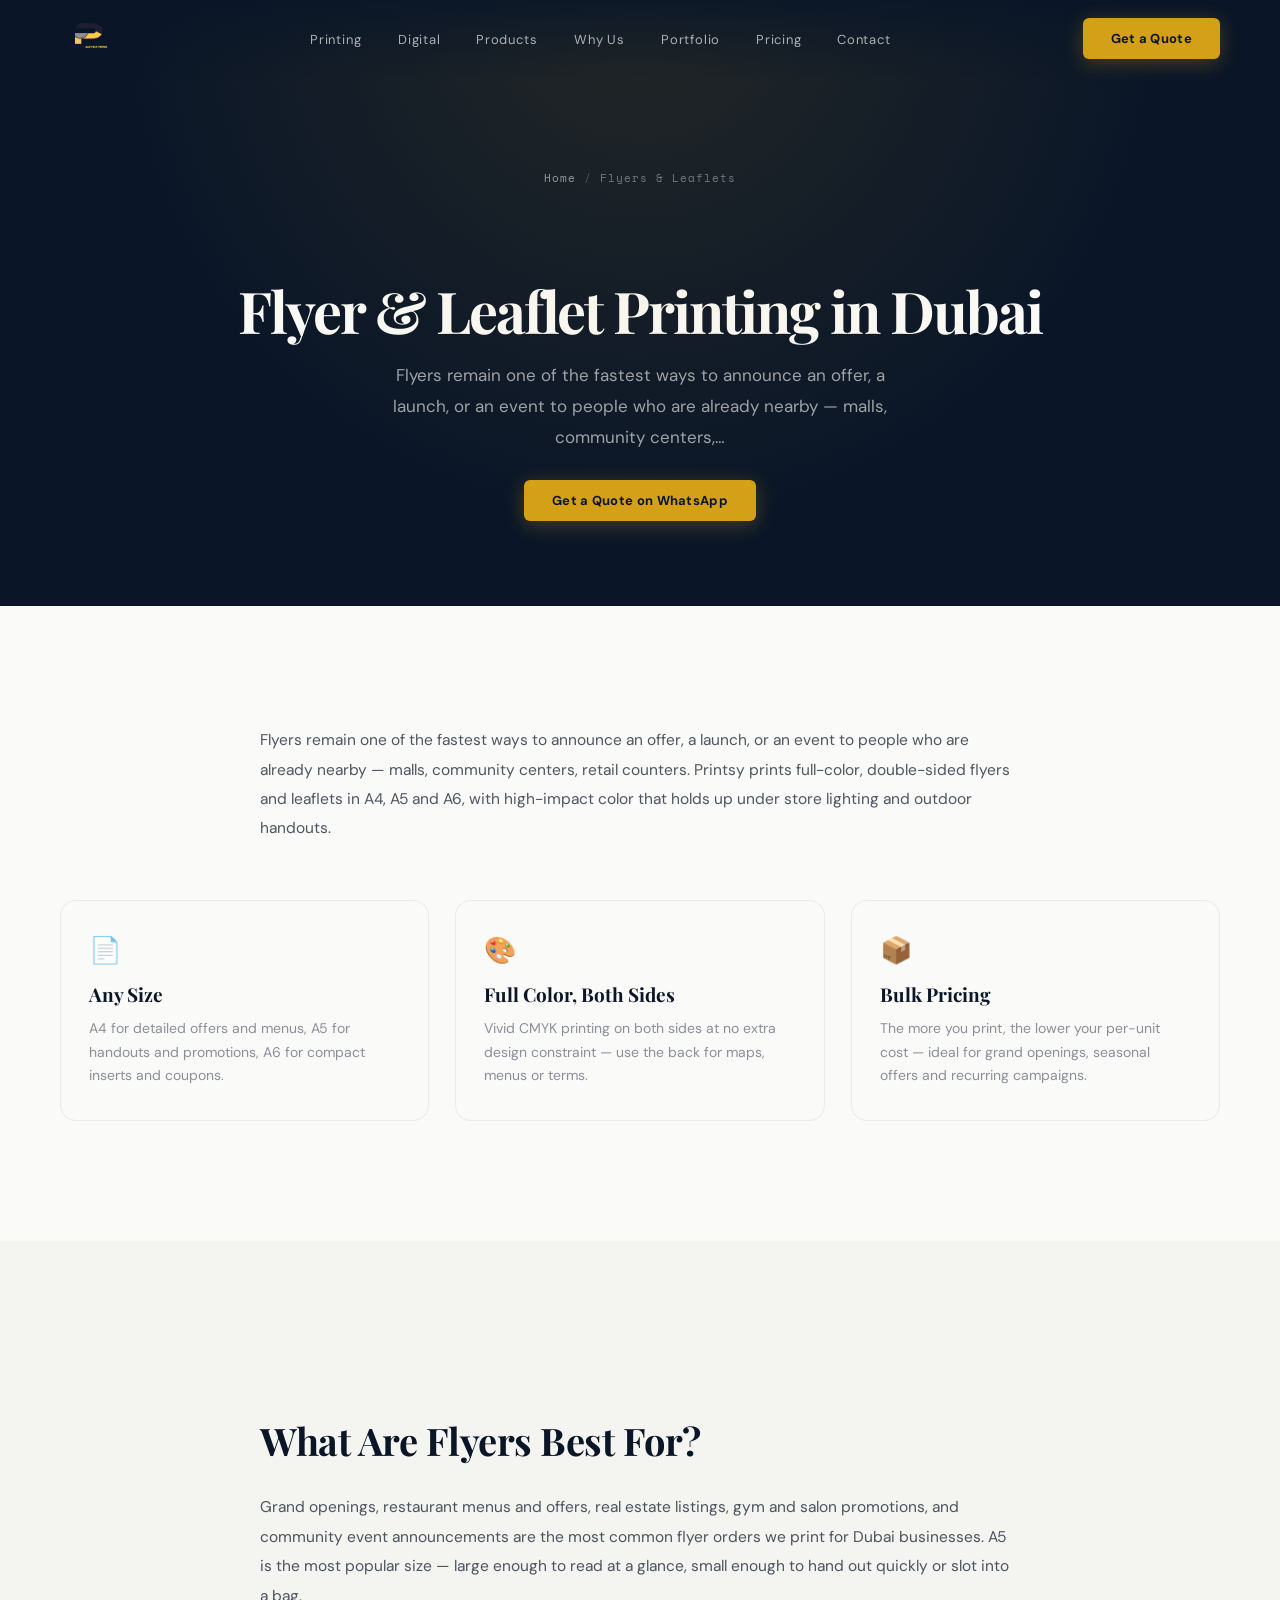
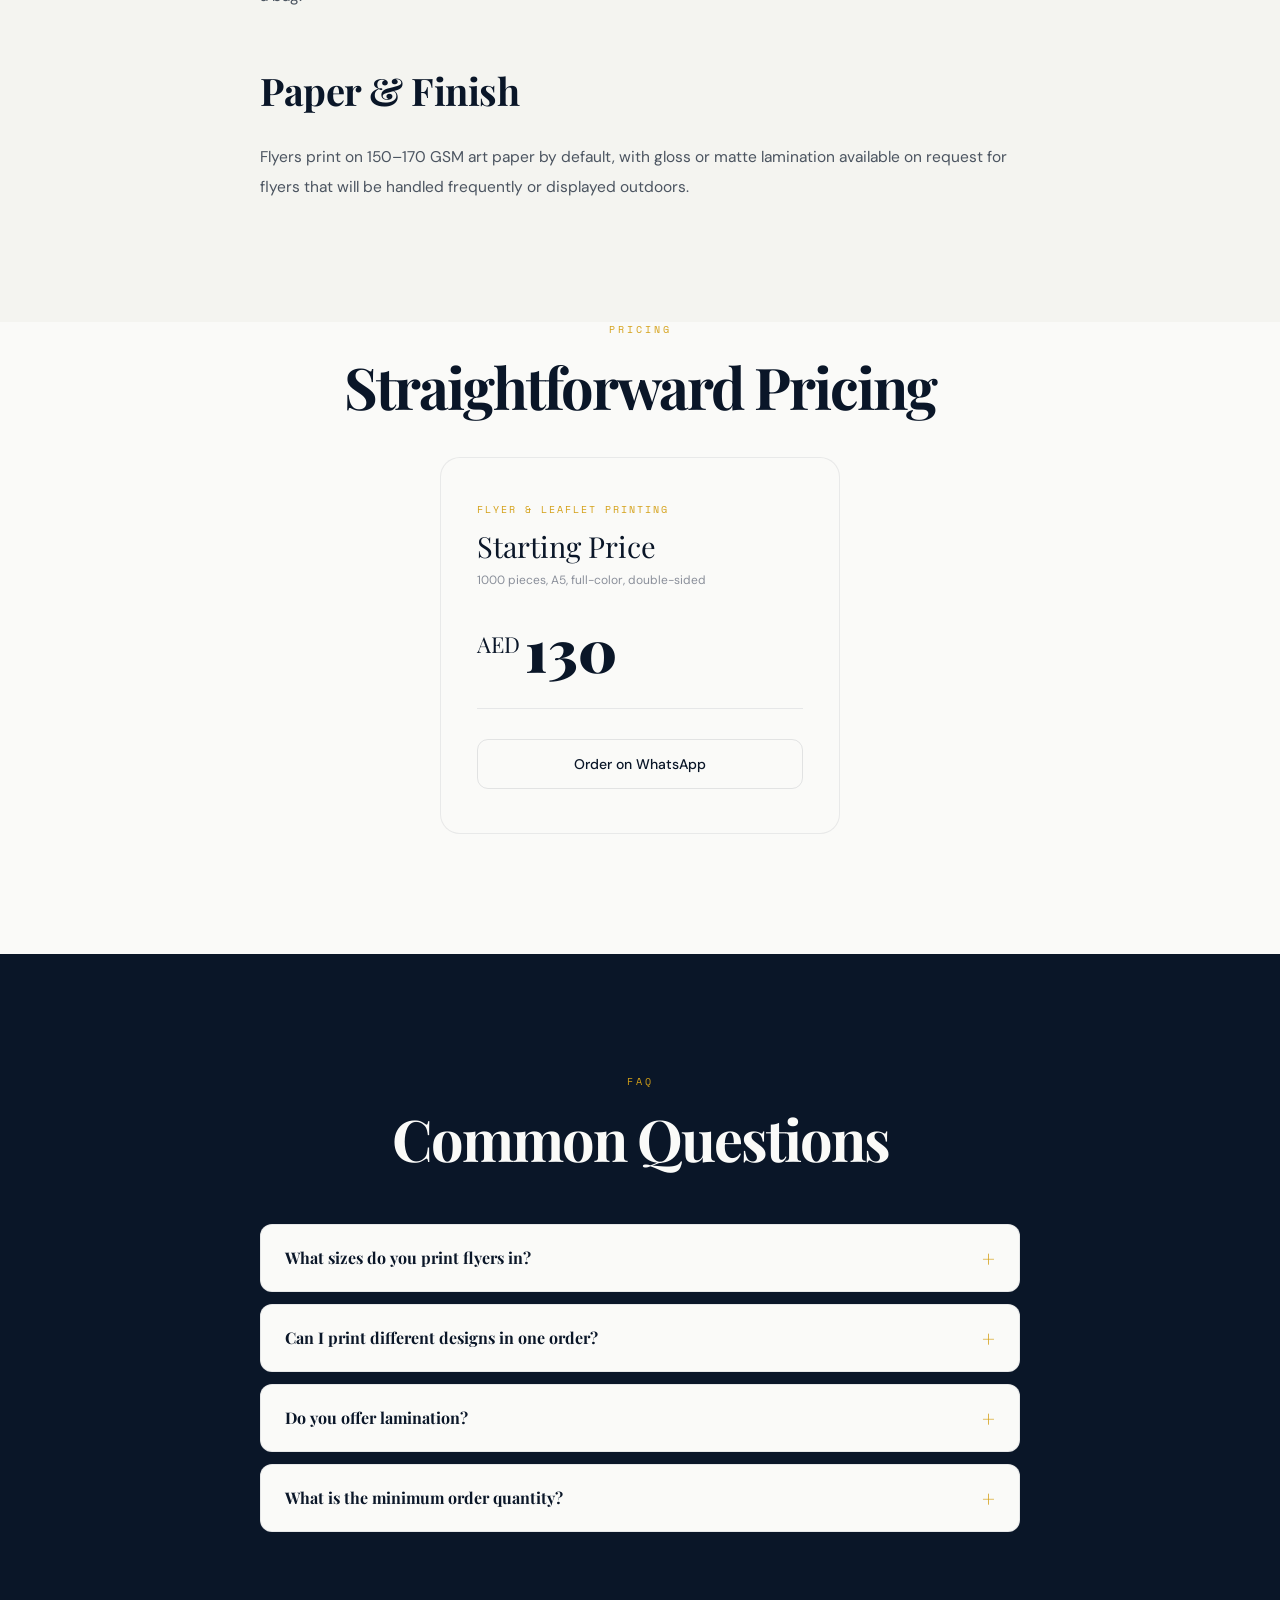
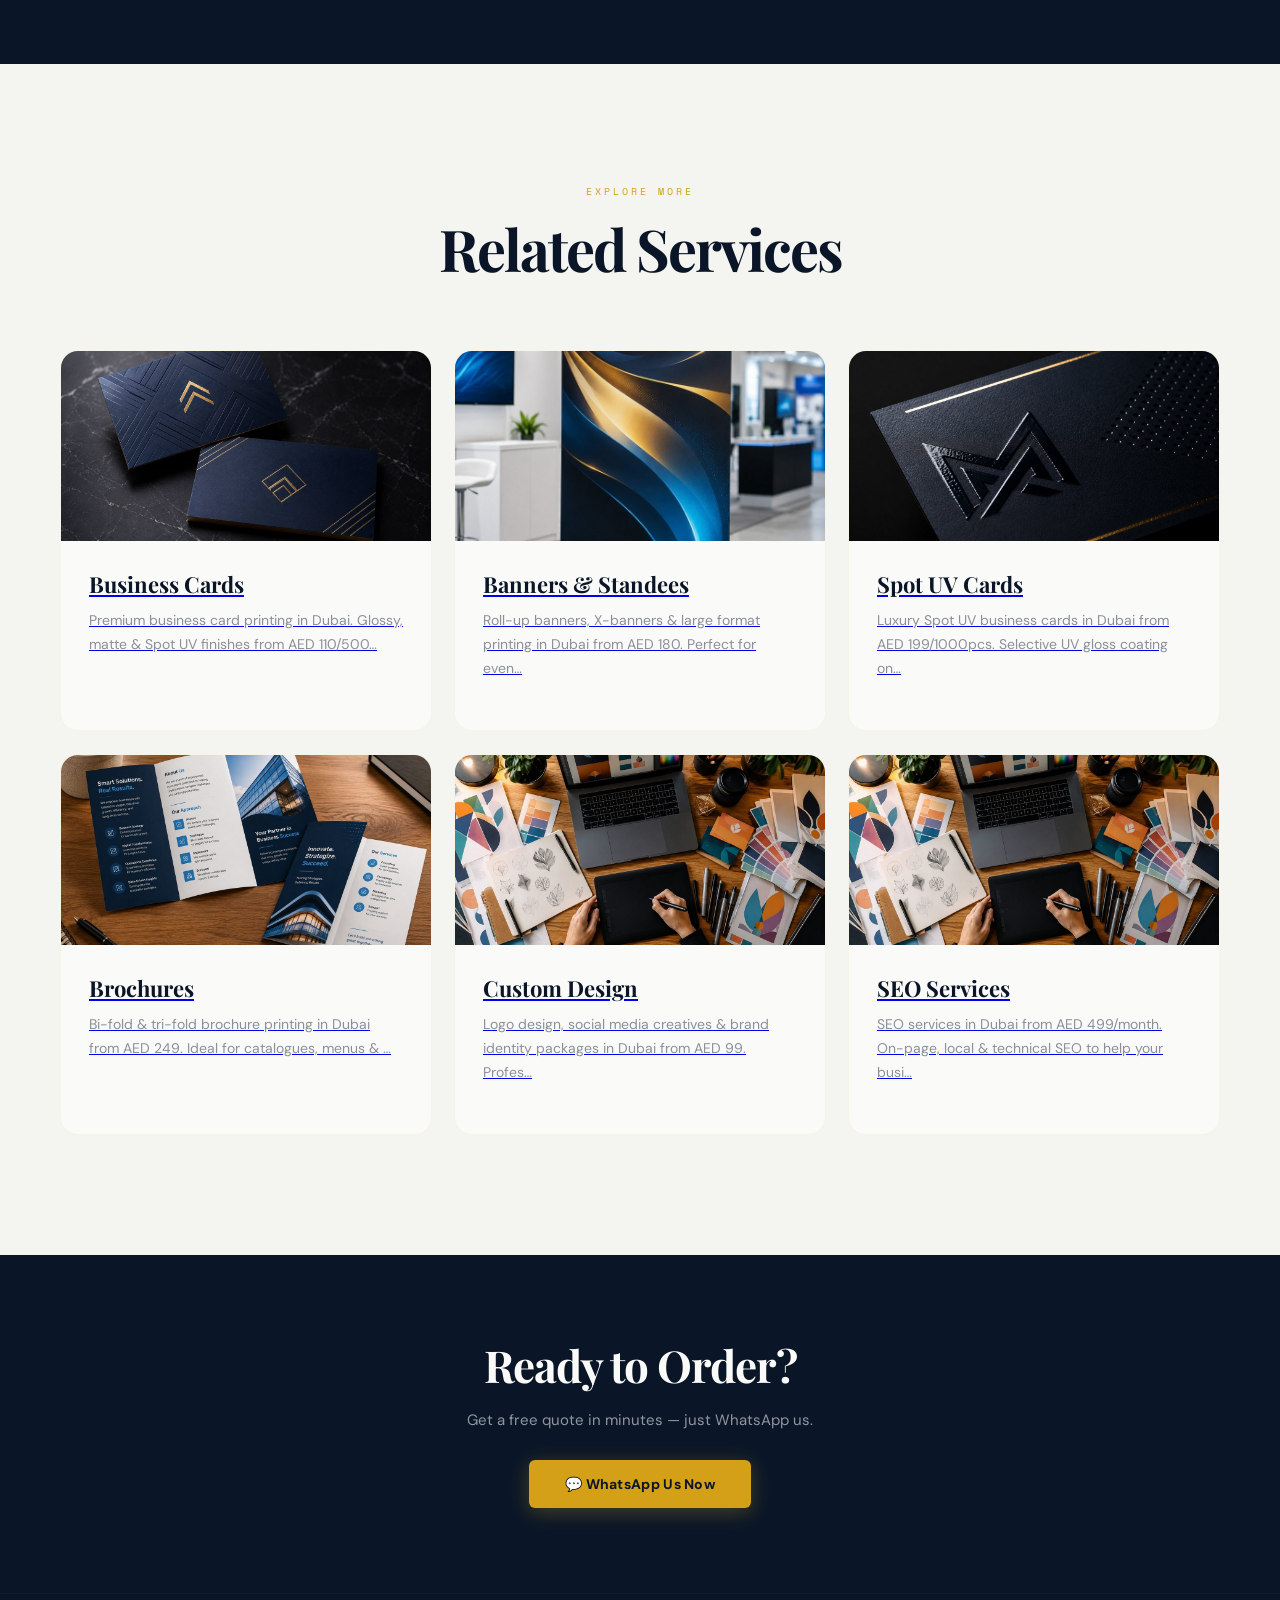
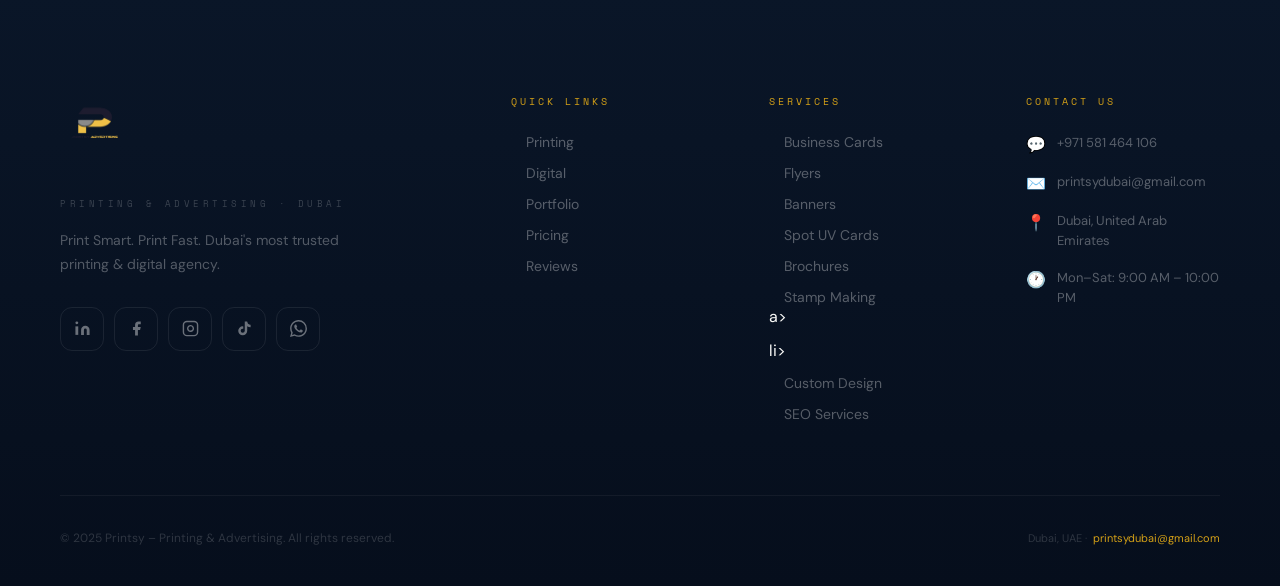
<file: flyers-leaflets.html>
<!DOCTYPE html>
<html lang="en">
<head>
<!-- Google tag (gtag.js) -->
<script async src="https://www.googletagmanager.com/gtag/js?id=G-MD9CGS8MRB"></script>
<script>
  window.dataLayer = window.dataLayer || [];
  function gtag(){dataLayer.push(arguments);}
  gtag('js', new Date());
  gtag('config', 'G-MD9CGS8MRB');
</script>
<meta charset="UTF-8">
<meta name="viewport" content="width=device-width, initial-scale=1.0">
<title>Flyer & Leaflet Printing in Dubai | Printsy</title>
<meta name="description" content="Full-color flyer and leaflet printing in Dubai. A4, A5 & A6 sizes, double-sided, from AED 130/1000pcs. Fast turnaround for launches, offers & events.">
<meta name="robots" content="index,follow">
<link rel="canonical" href="https://www.printsydubai.com/flyers-leaflets.html">
<meta property="og:title" content="Flyer & Leaflet Printing in Dubai | Printsy">
<meta property="og:description" content="Full-color flyer and leaflet printing in Dubai. A4, A5 & A6 sizes, double-sided, from AED 130/1000pcs. Fast turnaround for launches, offers & events.">
<meta property="og:type" content="website">
<meta property="og:url" content="https://www.printsydubai.com/flyers-leaflets.html">
<meta property="og:image" content="https://www.printsydubai.com/images/logo.png">
<meta property="og:locale" content="en_AE">
<meta name="twitter:card" content="summary_large_image">
<meta name="twitter:title" content="Flyer & Leaflet Printing in Dubai | Printsy">
<meta name="twitter:description" content="Full-color flyer and leaflet printing in Dubai. A4, A5 & A6 sizes, double-sided, from AED 130/1000pcs. Fast turnaround for launches, offers & events.">
<link rel="preconnect" href="https://fonts.googleapis.com">
<link href="https://fonts.googleapis.com/css2?family=Playfair+Display:ital,wght@0,700;0,900;1,700&family=DM+Sans:wght@300;400;500;600&family=Space+Mono:wght@400;700&display=swap" rel="stylesheet">
<link rel="stylesheet" href="css/style.css">
<script type="application/ld+json">
{"@context":"https://schema.org","@type":"Product","name":"Flyer & Leaflet Printing","image":"https://www.printsydubai.com/images/service-flyers.jpg","description":"Full-color flyer and leaflet printing in Dubai. A4, A5 & A6 sizes, double-sided, from AED 130/1000pcs. Fast turnaround for launches, offers & events.","brand":{"@type":"Brand","name":"Printsy"},"provider":{"@type":"LocalBusiness","name":"Printsy – Printing & Digital Agency","telephone":"+971581464106","image":"https://www.printsydubai.com/images/logo.png","address":{"@type":"PostalAddress","addressLocality":"Dubai","addressCountry":"AE"}},"areaServed":{"@type":"City","name":"Dubai"},"offers":{"@type":"Offer","price":"130","priceCurrency":"AED","availability":"https://schema.org/InStock","shippingDetails":{"@type":"OfferShippingDetails","shippingRate":{"@type":"MonetaryAmount","value":"30","currency":"AED"},"shippingDestination":{"@type":"DefinedRegion","addressCountry":"AE"},"deliveryTime":{"@type":"ShippingDeliveryTime","handlingTime":{"@type":"QuantitativeValue","minValue":0,"maxValue":1,"unitCode":"DAY"},"transitTime":{"@type":"QuantitativeValue","minValue":0,"maxValue":2,"unitCode":"DAY"}}},"hasMerchantReturnPolicy":{"@type":"MerchantReturnPolicy","returnPolicyCategory":"https://schema.org/MerchantReturnFiniteReturnWindow","merchantReturnDays":7,"returnMethod":"https://schema.org/ReturnByMail","returnFees":"https://schema.org/FreeReturn"}}}
</script>
<script type="application/ld+json">
{"@context":"https://schema.org","@type":"BreadcrumbList","itemListElement":[{"@type":"ListItem","position":1,"name":"Home","item":"https://www.printsydubai.com/"},{"@type":"ListItem","position":2,"name":"Flyers & Leaflets","item":"https://www.printsydubai.com/flyers-leaflets.html"}]}
</script>
<script type="application/ld+json">
{"@context": "https://schema.org", "@type": "FAQPage", "mainEntity": [{"@type": "Question", "name": "What sizes do you print flyers in?", "acceptedAnswer": {"@type": "Answer", "text": "A4, A5 and A6 as standard. Custom sizes are available on request &mdash; ask us on WhatsApp."}}, {"@type": "Question", "name": "Can I print different designs in one order?", "acceptedAnswer": {"@type": "Answer", "text": "Yes, split runs are possible for bulk orders &mdash; message us with your requirement before ordering."}}, {"@type": "Question", "name": "Do you offer lamination?", "acceptedAnswer": {"@type": "Answer", "text": "Yes, gloss or matte lamination can be added for flyers that need to be more durable."}}, {"@type": "Question", "name": "What is the minimum order quantity?", "acceptedAnswer": {"@type": "Answer", "text": "Our published pricing starts at 1000 pieces; smaller runs may be available &mdash; ask us directly."}}]}
</script>
</head>
<body class="inner-page">

<nav id="nav">
  <a href="index.html" id="navlogo" style="text-decoration:none;display:flex;align-items:center;opacity:0">
  <img src="images/logo.png" alt="Printsy Advertising" style="height:52px;width:auto;filter:brightness(1.1)">
</a>
  <ul class="n-links">
    <li><a href="index.html#services">Printing</a></li>
    <li><a href="index.html#digital">Digital</a></li>
    <li><a href="index.html#showcase">Products</a></li>
    <li><a href="index.html#why">Why Us</a></li>
    <li><a href="index.html#portfolio">Portfolio</a></li>
    <li><a href="index.html#pricing">Pricing</a></li>
    <li><a href="index.html#cta">Contact</a></li>
  </ul>
  <a href="https://wa.me/971581464106" class="n-cta" target="_blank"><span>Get a Quote</span></a>
  <div class="hbg" id="hbg"><span></span><span></span><span></span></div>
</nav>
<div class="mob" id="mob">
  <a href="index.html#services" onclick="cM()">Printing</a>
  <a href="index.html#digital" onclick="cM()">Digital</a>
  <a href="index.html#showcase" onclick="cM()">Products</a>
  <a href="index.html#why" onclick="cM()">Why Us</a>
  <a href="index.html#portfolio" onclick="cM()">Portfolio</a>
  <a href="index.html#pricing" onclick="cM()">Pricing</a>
  <a href="index.html#cta" onclick="cM()">Contact</a>
</div>

<section class="inner-hero">
  <div class="breadcrumb"><a href="index.html">Home</a><span>/</span>Flyers & Leaflets</div>
  <div class="h-badge">A4 · A5 · A6 · Double-Sided</div>
  <h1 class="s-h2" style="color:var(--white)">Flyer & Leaflet Printing in Dubai</h1>
  <p class="s-sub" style="color:rgba(255,255,255,.6)">Flyers remain one of the fastest ways to announce an offer, a launch, or an event to people who are already nearby &mdash; malls, community centers,…</p>
  <a href="https://wa.me/971581464106" class="n-cta" target="_blank"><span>Get a Quote on WhatsApp</span></a>
</section>

<section class="sec sec-white">
  <div class="content-block dk">
    <p>Flyers remain one of the fastest ways to announce an offer, a launch, or an event to people who are already nearby &mdash; malls, community centers, retail counters. Printsy prints full-color, double-sided flyers and leaflets in A4, A5 and A6, with high-impact color that holds up under store lighting and outdoor handouts.</p>
  </div>
  <div class="feature-grid">
    <div class="feature-card"><div class="fc-ic">📄</div><h3>Any Size</h3><p>A4 for detailed offers and menus, A5 for handouts and promotions, A6 for compact inserts and coupons.</p></div>
    <div class="feature-card"><div class="fc-ic">🎨</div><h3>Full Color, Both Sides</h3><p>Vivid CMYK printing on both sides at no extra design constraint &mdash; use the back for maps, menus or terms.</p></div>
    <div class="feature-card"><div class="fc-ic">📦</div><h3>Bulk Pricing</h3><p>The more you print, the lower your per-unit cost &mdash; ideal for grand openings, seasonal offers and recurring campaigns.</p></div>
  </div>
</section>

<section class="sec sec-light">
  <div class="content-block dk">
    <h2>What Are Flyers Best For?</h2>
    <p>Grand openings, restaurant menus and offers, real estate listings, gym and salon promotions, and community event announcements are the most common flyer orders we print for Dubai businesses. A5 is the most popular size &mdash; large enough to read at a glance, small enough to hand out quickly or slot into a bag.</p>
    <h2>Paper & Finish</h2>
    <p>Flyers print on 150&ndash;170 GSM art paper by default, with gloss or matte lamination available on request for flyers that will be handled frequently or displayed outdoors.</p>
  </div>
</section>

<section class="sec sec-white" style="padding-top:0">
  <div class="s-tag" style="text-align:center;display:block">Pricing</div>
  <h2 class="s-h2 dk" style="text-align:center">Straightforward Pricing</h2>
  <div class="pr-grid" style="grid-template-columns:1fr;max-width:400px;margin:40px auto 0">
    <div class="pr-c"><div class="pr-prod">Flyer & Leaflet Printing</div><div class="pr-nm">Starting Price</div><div class="pr-qty">1000 pieces, A5, full-color, double-sided</div><div class="pr-amt"><span>AED </span>130</div><div class="pr-div"></div><a href="https://wa.me/971581464106" class="pr-btn" target="_blank"><span>Order on WhatsApp</span></a></div>
  </div>
</section>

<section class="sec sec-dark">
  <div class="s-tag" style="text-align:center;display:block">FAQ</div>
  <h2 class="s-h2 lt" style="text-align:center">Common Questions</h2>
  <div class="faq">
    <details><summary>What sizes do you print flyers in?</summary><p>A4, A5 and A6 as standard. Custom sizes are available on request &mdash; ask us on WhatsApp.</p></details>
    <details><summary>Can I print different designs in one order?</summary><p>Yes, split runs are possible for bulk orders &mdash; message us with your requirement before ordering.</p></details>
    <details><summary>Do you offer lamination?</summary><p>Yes, gloss or matte lamination can be added for flyers that need to be more durable.</p></details>
    <details><summary>What is the minimum order quantity?</summary><p>Our published pricing starts at 1000 pieces; smaller runs may be available &mdash; ask us directly.</p></details>
  </div>
</section>

<section class="sec sec-light">
  <div class="s-tag" style="text-align:center;display:block">Explore More</div>
  <h2 class="s-h2 dk related-sub" style="text-align:center">Related Services</h2>
  <div class="srv-grid">
    <a class="srv-c" href="business-cards.html">
      <div style="overflow:hidden"><img class="srv-c-img" src="images/service-business-cards.jpg" alt="Business Card Printing in Dubai"></div>
      <div class="srv-c-body"><h3 class="srv-title">Business Cards</h3><p class="srv-desc">Premium business card printing in Dubai. Glossy, matte & Spot UV finishes from AED 110/500&hellip;</p></div>
      <div class="srv-bottom-bar"></div>
    </a>
    <a class="srv-c" href="banners-standees.html">
      <div style="overflow:hidden"><img class="srv-c-img" src="images/service-banners.jpg" alt="Banner & Standee Printing in Dubai"></div>
      <div class="srv-c-body"><h3 class="srv-title">Banners & Standees</h3><p class="srv-desc">Roll-up banners, X-banners & large format printing in Dubai from AED 180. Perfect for even&hellip;</p></div>
      <div class="srv-bottom-bar"></div>
    </a>
    <a class="srv-c" href="spot-uv-cards.html">
      <div style="overflow:hidden"><img class="srv-c-img" src="images/service-spot-uv.jpg" alt="Spot UV Business Cards in Dubai"></div>
      <div class="srv-c-body"><h3 class="srv-title">Spot UV Cards</h3><p class="srv-desc">Luxury Spot UV business cards in Dubai from AED 199/1000pcs. Selective UV gloss coating on&hellip;</p></div>
      <div class="srv-bottom-bar"></div>
    </a>
    <a class="srv-c" href="brochures.html">
      <div style="overflow:hidden"><img class="srv-c-img" src="images/service-brochures.jpg" alt="Brochure Printing in Dubai"></div>
      <div class="srv-c-body"><h3 class="srv-title">Brochures</h3><p class="srv-desc">Bi-fold & tri-fold brochure printing in Dubai from AED 249. Ideal for catalogues, menus & &hellip;</p></div>
      <div class="srv-bottom-bar"></div>
    </a>
    <a class="srv-c" href="custom-design.html">
      <div style="overflow:hidden"><img class="srv-c-img" src="images/service-custom-design.jpg" alt="Custom Design Services in Dubai"></div>
      <div class="srv-c-body"><h3 class="srv-title">Custom Design</h3><p class="srv-desc">Logo design, social media creatives & brand identity packages in Dubai from AED 99. Profes&hellip;</p></div>
      <div class="srv-bottom-bar"></div>
    </a>
    <a class="srv-c" href="seo-services-dubai.html">
      <div style="overflow:hidden"><img class="srv-c-img" src="images/service-custom-design.jpg" alt="SEO Services in Dubai"></div>
      <div class="srv-c-body"><h3 class="srv-title">SEO Services</h3><p class="srv-desc">SEO services in Dubai from AED 499/month. On-page, local & technical SEO to help your busi&hellip;</p></div>
      <div class="srv-bottom-bar"></div>
    </a>
  </div>
</section>

<section class="cta-strip">
  <h2>Ready to Order?</h2>
  <p>Get a free quote in minutes &mdash; just WhatsApp us.</p>
  <a href="https://wa.me/971581464106" class="n-cta" target="_blank"><span>💬 WhatsApp Us Now</span></a>
</section>

<footer>
  <div class="ft-gr">
    <div>
      <div class="ft-logo" style="margin-bottom:16px">
  <img src="images/logo.png" alt="Printsy Advertising" style="height:64px;width:auto;filter:brightness(1.05)">
</div>
      <div class="ft-stag">Printing &amp; Advertising · Dubai</div>
      <p class="ft-desc">Print Smart. Print Fast. Dubai's most trusted printing &amp; digital agency.</p>
      <div class="ft-socs">
        <a href="https://www.linkedin.com/in/shah-zaib-399b0134b?utm_source=share_via&utm_content=profile&utm_medium=member_ios" class="ft-soc ft-soc-li" target="_blank" rel="noopener" title="LinkedIn">
          <svg width="17" height="17" viewBox="0 0 24 24" fill="currentColor"><path d="M16 8a6 6 0 0 1 6 6v7h-4v-7a2 2 0 0 0-2-2 2 2 0 0 0-2 2v7h-4v-7a6 6 0 0 1 6-6z"/><rect x="2" y="9" width="4" height="12"/><circle cx="4" cy="4" r="2"/></svg>
        </a>
        <a href="https://www.facebook.com/share/1EChtihZrZ/?mibextid=wwXIfr" class="ft-soc ft-soc-fb" target="_blank" rel="noopener" title="Facebook">
          <svg width="17" height="17" viewBox="0 0 24 24" fill="currentColor"><path d="M18 2h-3a5 5 0 0 0-5 5v3H7v4h3v8h4v-8h3l1-4h-4V7a1 1 0 0 1 1-1h3z"/></svg>
        </a>
        <a href="https://www.instagram.com/printsydubai?igsh=MWlvNzNlYWU5eHZ4cQ%3D%3D&utm_source=qr" class="ft-soc ft-soc-ig" target="_blank" rel="noopener" title="Instagram">
          <svg width="17" height="17" viewBox="0 0 24 24" fill="none" stroke="currentColor" stroke-width="2"><rect x="2" y="2" width="20" height="20" rx="5" ry="5"/><path d="M16 11.37A4 4 0 1 1 12.63 8 4 4 0 0 1 16 11.37z"/><line x1="17.5" y1="6.5" x2="17.51" y2="6.5"/></svg>
        </a>
        <a href="https://www.tiktok.com/@shahzaibamjad0631?_r=1&_t=ZS-96WDWndnDdd" class="ft-soc ft-soc-tt" target="_blank" rel="noopener" title="TikTok">
          <svg width="17" height="17" viewBox="0 0 24 24" fill="currentColor"><path d="M19.59 6.69a4.83 4.83 0 0 1-3.77-4.25V2h-3.45v13.67a2.89 2.89 0 0 1-2.88 2.5 2.89 2.89 0 0 1-2.89-2.89 2.89 2.89 0 0 1 2.89-2.89c.28 0 .54.04.79.1V9.01a6.33 6.33 0 0 0-.79-.05 6.34 6.34 0 0 0-6.34 6.34 6.34 6.34 0 0 0 6.34 6.34 6.34 6.34 0 0 0 6.34-6.34V8.69a8.19 8.19 0 0 0 4.79 1.53V6.78a4.85 4.85 0 0 1-1.03-.09z"/></svg>
        </a>
        <a href="https://wa.me/971581464106" class="ft-soc ft-soc-wa" target="_blank" rel="noopener" title="WhatsApp">
          <svg width="17" height="17" viewBox="0 0 24 24" fill="currentColor"><path d="M17.472 14.382c-.297-.149-1.758-.867-2.03-.967-.273-.099-.471-.148-.67.15-.197.297-.767.966-.94 1.164-.173.199-.347.223-.644.075-.297-.15-1.255-.463-2.39-1.475-.883-.788-1.48-1.761-1.653-2.059-.173-.297-.018-.458.13-.606.134-.133.298-.347.446-.52.149-.174.198-.298.298-.497.099-.198.05-.371-.025-.52-.075-.149-.669-1.612-.916-2.207-.242-.579-.487-.5-.669-.51-.173-.008-.371-.01-.57-.01-.198 0-.52.074-.792.372-.272.297-1.04 1.016-1.04 2.479 0 1.462 1.065 2.875 1.213 3.074.149.198 2.096 3.2 5.077 4.487.709.306 1.262.489 1.694.625.712.227 1.36.195 1.871.118.571-.085 1.758-.719 2.006-1.413.248-.694.248-1.289.173-1.413-.074-.124-.272-.198-.57-.347m-5.421 7.403h-.004a9.87 9.87 0 0 1-5.031-1.378l-.361-.214-3.741.982.998-3.648-.235-.374a9.86 9.86 0 0 1-1.51-5.26c.001-5.45 4.436-9.884 9.888-9.884 2.64 0 5.122 1.03 6.988 2.898a9.825 9.825 0 0 1 2.893 6.994c-.003 5.45-4.437 9.884-9.885 9.884m8.413-18.297A11.815 11.815 0 0 0 12.05 0C5.495 0 .16 5.335.157 11.892c0 2.096.547 4.142 1.588 5.945L.057 24l6.305-1.654a11.882 11.882 0 0 0 5.683 1.448h.005c6.554 0 11.89-5.335 11.893-11.893a11.821 11.821 0 0 0-3.48-8.413z"/></svg>
        </a>
      </div>
    </div>
    <div><div class="ft-ct">Quick Links</div><ul class="ft-lks"><li><a href="#services">Printing</a></li><li><a href="#digital">Digital</a></li><li><a href="#portfolio">Portfolio</a></li><li><a href="#pricing">Pricing</a></li><li><a href="#testimonials">Reviews</a></li></ul></div>
    <div><div class="ft-ct">Services</div><ul class="ft-lks"><li><a href="business-cards.html">Business Cards</a></li><li><a href="flyers-leaflets.html">Flyers</a></li><li><a href="banners-standees.html">Banners</a></li><li><a href="spot-uv-cards.html">Spot UV Cards</a></li><li><a href="brochures.html">Brochures</a></li><li><a href="stamp-making-dubai.html">Stamp Making</a>a></li>li><li><a href="custom-design.html">Custom Design</a></li><li><a href="seo-services-dubai.html">SEO Services</a></li></ul></div>
    <div>
      <div class="ft-ct">Contact Us</div>
      <div class="ft-ci"><span class="ft-ci-ic">💬</span><div class="ft-ci-tx"><a href="https://wa.me/971581464106" target="_blank">+971 581 464 106</a></div></div>
      <div class="ft-ci"><span class="ft-ci-ic">✉️</span><div class="ft-ci-tx"><a href="mailto:printsydubai@gmail.com">printsydubai@gmail.com</a></div></div>
      <div class="ft-ci"><span class="ft-ci-ic">📍</span><div class="ft-ci-tx">Dubai, United Arab Emirates</div></div>
      <div class="ft-ci"><span class="ft-ci-ic">🕐</span><div class="ft-ci-tx">Mon–Sat: 9:00 AM – 10:00 PM</div></div>
    </div>
  </div>
  <div class="ft-bot">
    <div class="ft-cp">© 2025 Printsy – Printing &amp; Advertising. All rights reserved.</div>
    <div class="ft-pt">Dubai, UAE · <span>printsydubai@gmail.com</span></div>
  </div>
</footer>

<a href="https://wa.me/971581464106" class="f-wa" id="fwa" target="_blank">💬<div class="f-wa-tp">Chat on WhatsApp</div></a>

</body>
</html>
</file>
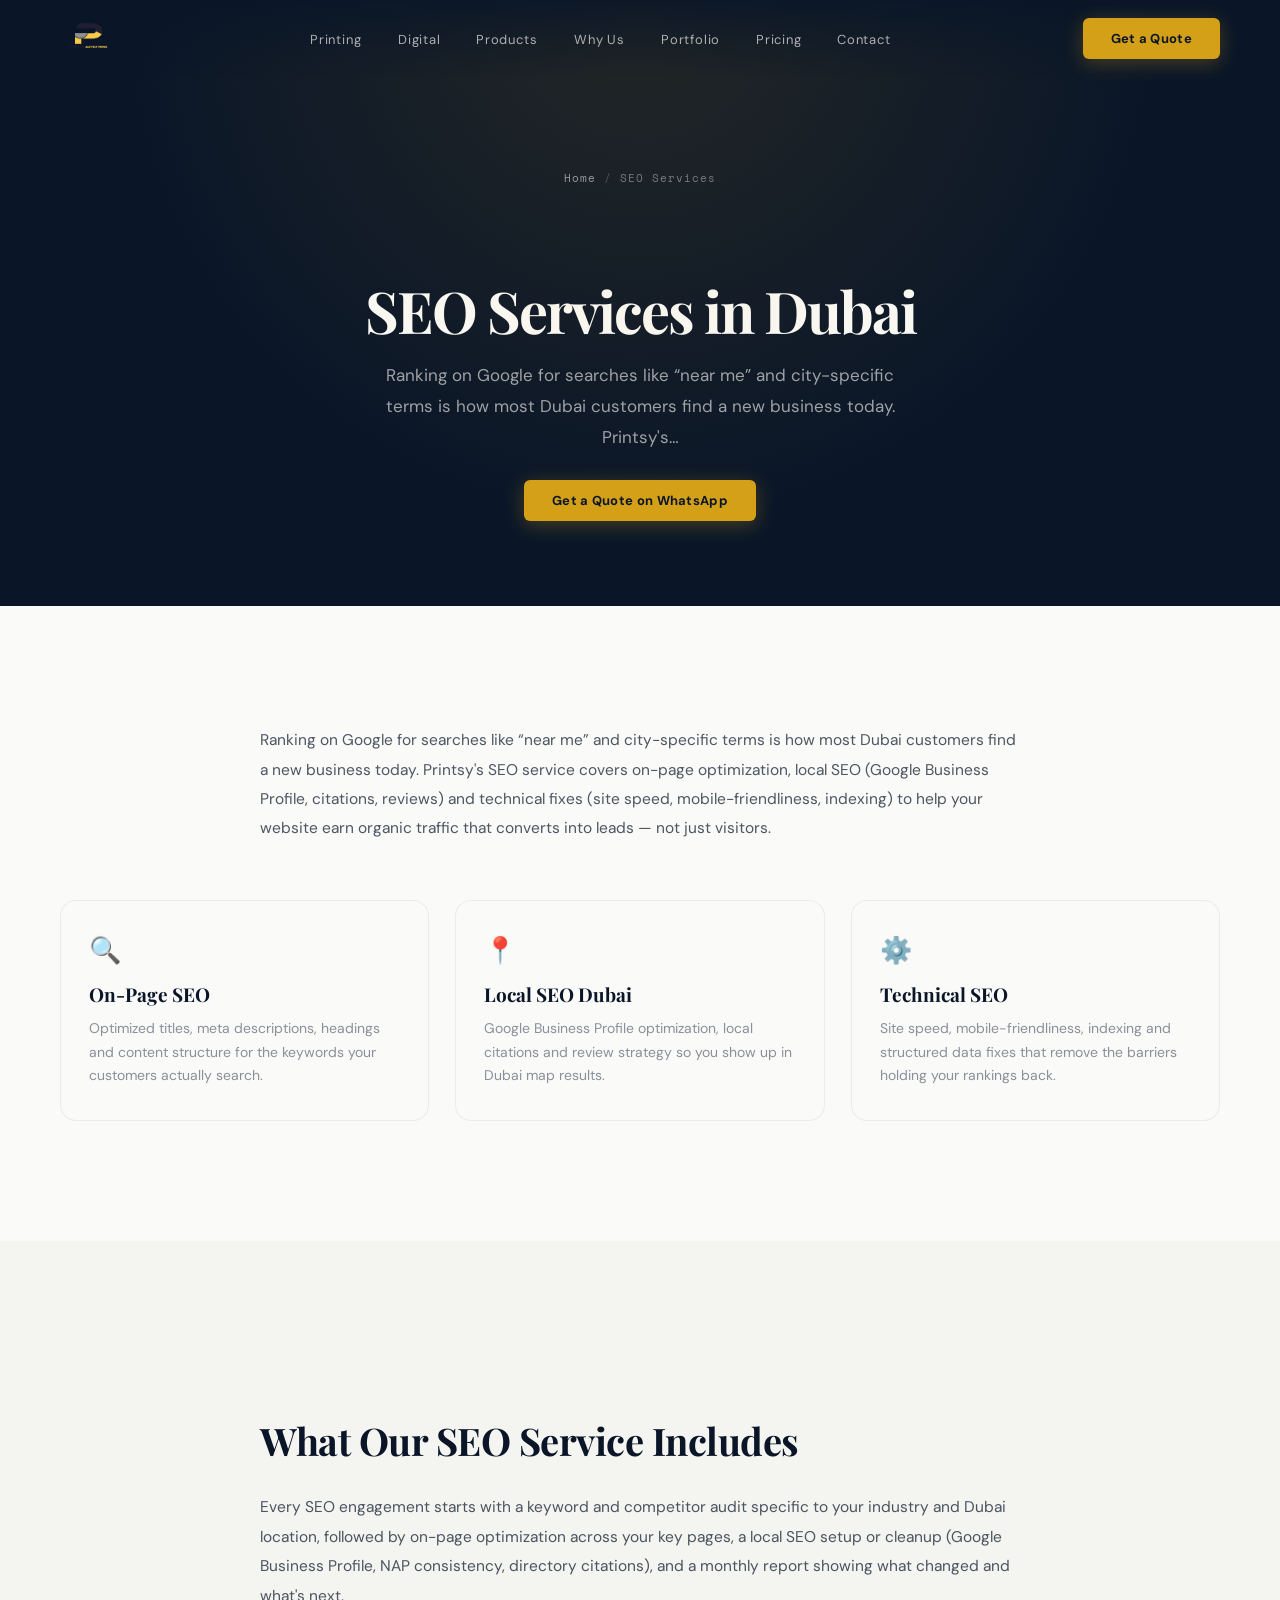
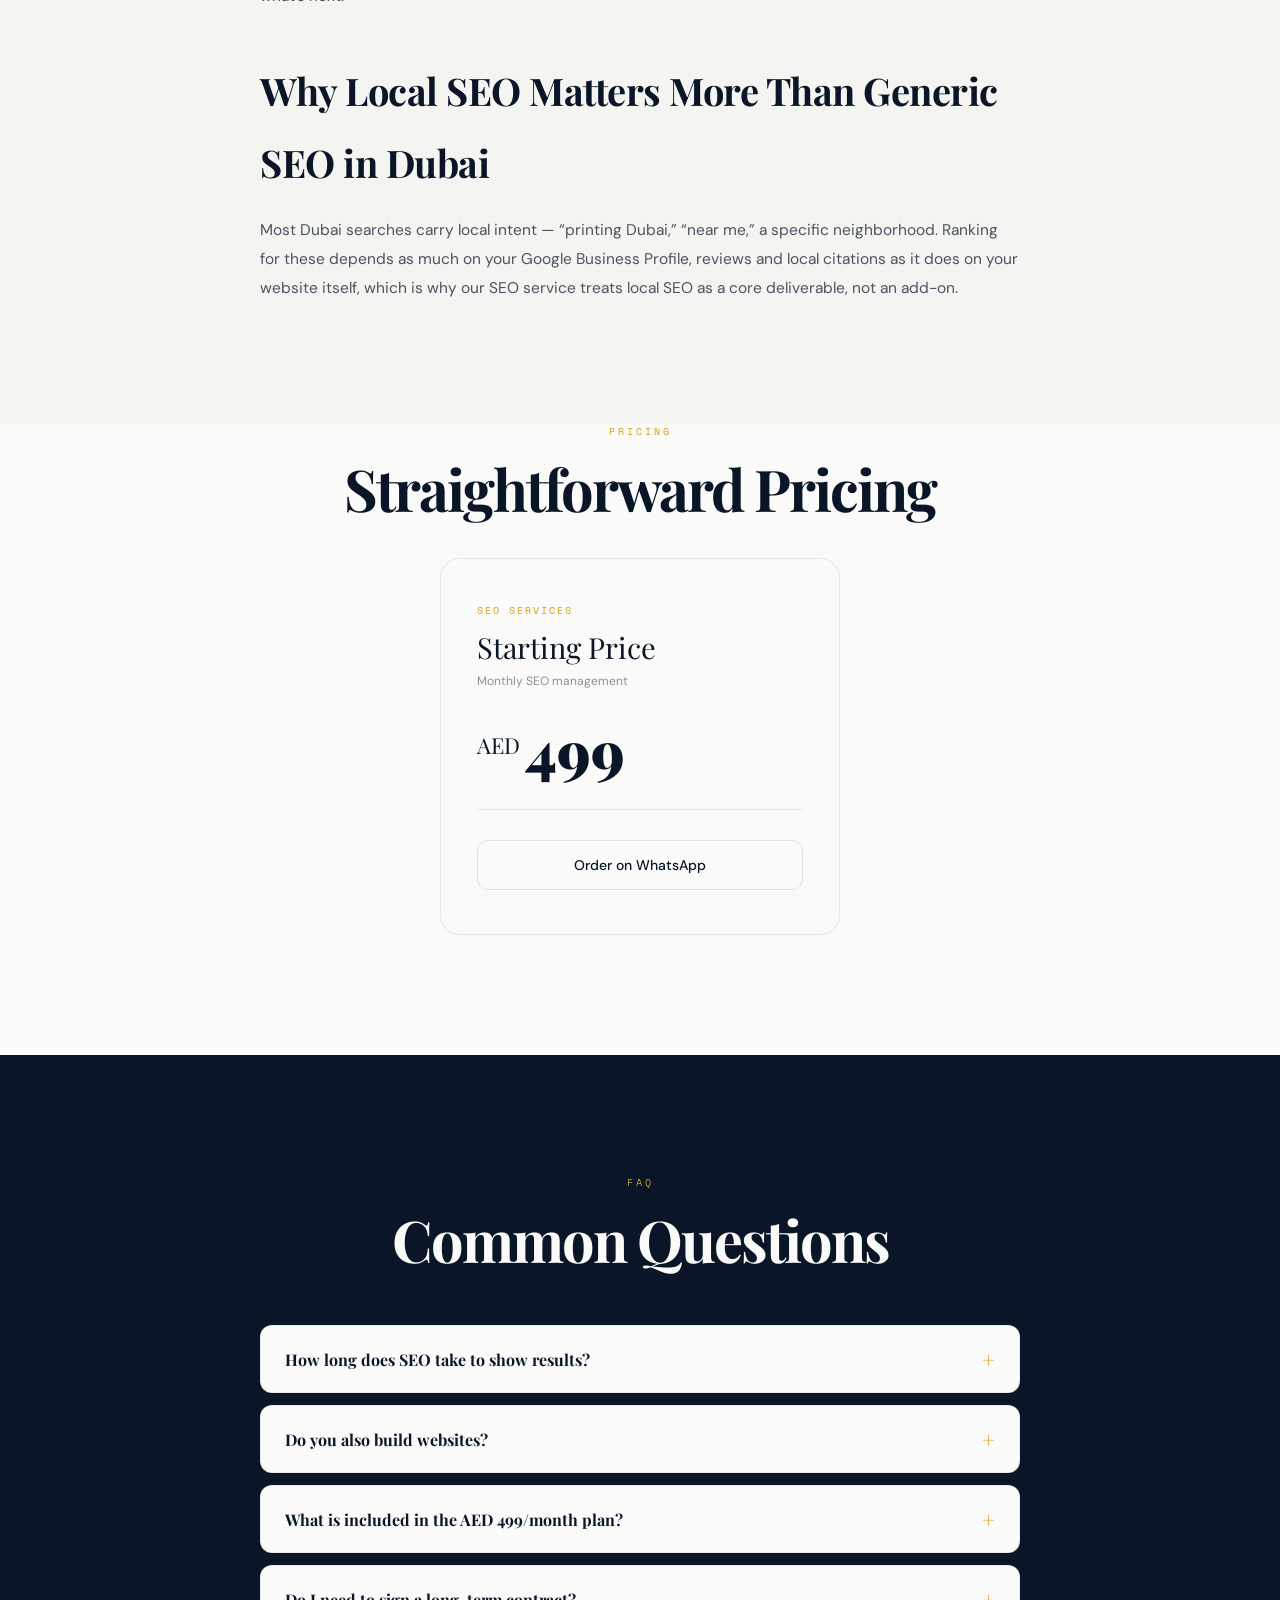
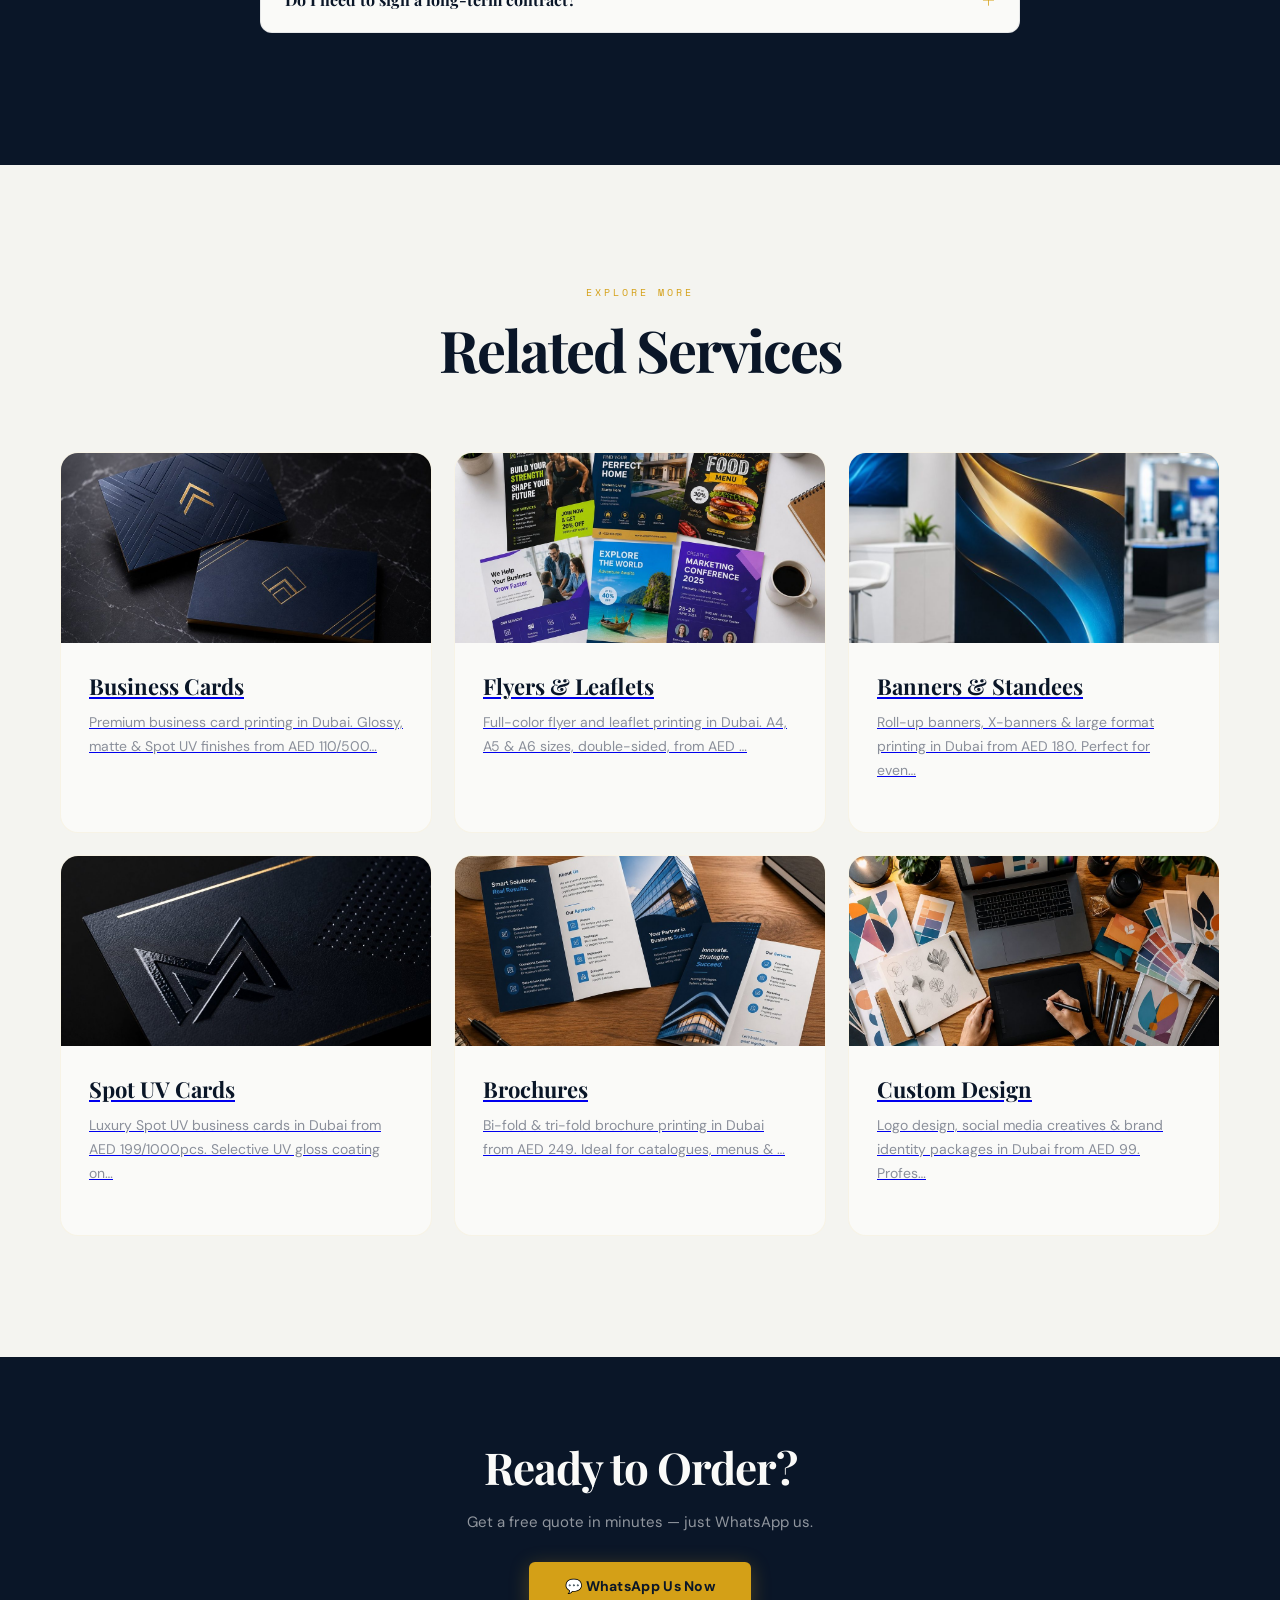
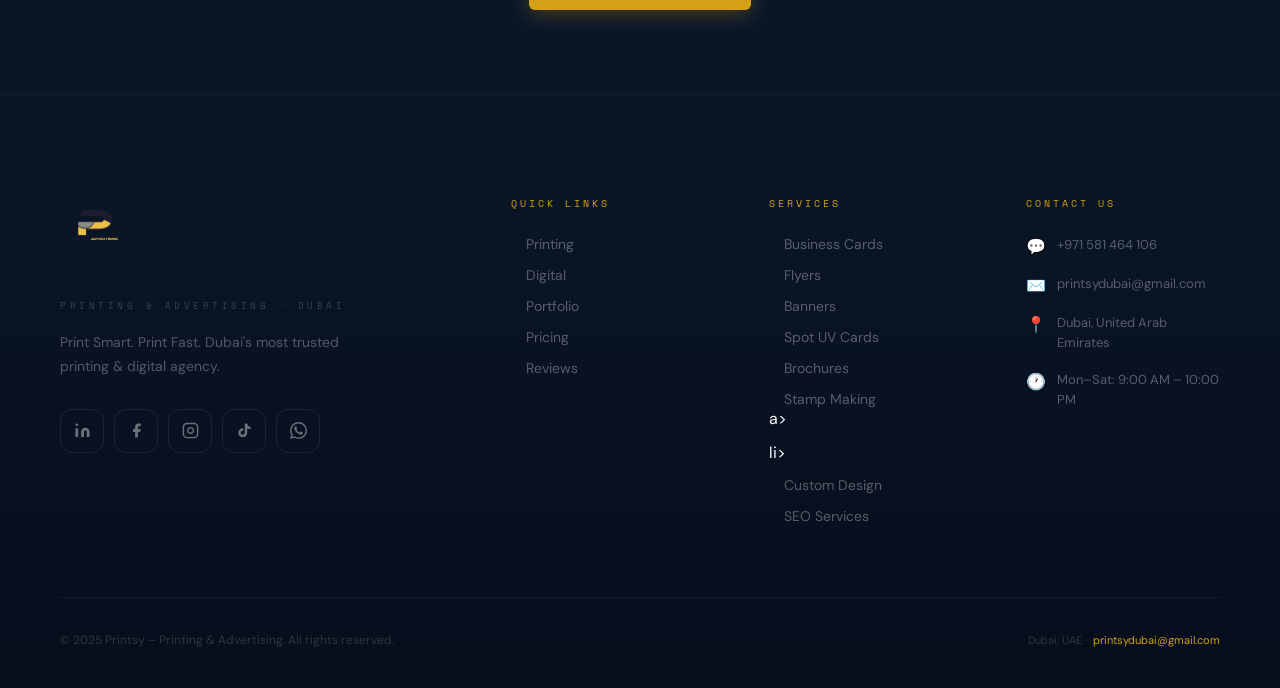
<file: seo-services-dubai.html>
<!DOCTYPE html>
<html lang="en">
<head>
<!-- Google tag (gtag.js) -->
<script async src="https://www.googletagmanager.com/gtag/js?id=G-MD9CGS8MRB"></script>
<script>
  window.dataLayer = window.dataLayer || [];
  function gtag(){dataLayer.push(arguments);}
  gtag('js', new Date());
  gtag('config', 'G-MD9CGS8MRB');
</script>
<meta charset="UTF-8">
<meta name="viewport" content="width=device-width, initial-scale=1.0">
<title>SEO Services in Dubai | Local SEO Agency | Printsy</title>
<meta name="description" content="SEO services in Dubai from AED 499/month. On-page, local & technical SEO to help your business rank on Google Dubai. Free consultation via WhatsApp.">
<meta name="robots" content="index,follow">
<link rel="canonical" href="https://www.printsydubai.com/seo-services-dubai.html">
<meta property="og:title" content="SEO Services in Dubai | Local SEO Agency | Printsy">
<meta property="og:description" content="SEO services in Dubai from AED 499/month. On-page, local & technical SEO to help your business rank on Google Dubai. Free consultation via WhatsApp.">
<meta property="og:type" content="website">
<meta property="og:url" content="https://www.printsydubai.com/seo-services-dubai.html">
<meta property="og:image" content="https://www.printsydubai.com/images/logo.png">
<meta property="og:locale" content="en_AE">
<meta name="twitter:card" content="summary_large_image">
<meta name="twitter:title" content="SEO Services in Dubai | Local SEO Agency | Printsy">
<meta name="twitter:description" content="SEO services in Dubai from AED 499/month. On-page, local & technical SEO to help your business rank on Google Dubai. Free consultation via WhatsApp.">
<link rel="preconnect" href="https://fonts.googleapis.com">
<link href="https://fonts.googleapis.com/css2?family=Playfair+Display:ital,wght@0,700;0,900;1,700&family=DM+Sans:wght@300;400;500;600&family=Space+Mono:wght@400;700&display=swap" rel="stylesheet">
<link rel="stylesheet" href="css/style.css">
<script type="application/ld+json">
{"@context":"https://schema.org","@type":"Service","name":"SEO Services","description":"SEO services in Dubai from AED 499/month. On-page, local & technical SEO to help your business rank on Google Dubai. Free consultation via WhatsApp.","provider":{"@type":"LocalBusiness","name":"Printsy – Printing & Digital Agency","telephone":"+971581464106","image":"https://www.printsydubai.com/images/logo.png","address":{"@type":"PostalAddress","addressLocality":"Dubai","addressCountry":"AE"}},"areaServed":{"@type":"City","name":"Dubai"},"offers":{"@type":"Offer","price":"499","priceCurrency":"AED","availability":"https://schema.org/InStock"}}
</script>
<script type="application/ld+json">
{"@context":"https://schema.org","@type":"BreadcrumbList","itemListElement":[{"@type":"ListItem","position":1,"name":"Home","item":"https://www.printsydubai.com/"},{"@type":"ListItem","position":2,"name":"SEO Services","item":"https://www.printsydubai.com/seo-services-dubai.html"}]}
</script>
<script type="application/ld+json">
{"@context": "https://schema.org", "@type": "FAQPage", "mainEntity": [{"@type": "Question", "name": "How long does SEO take to show results?", "acceptedAnswer": {"@type": "Answer", "text": "Meaningful movement typically takes 3&ndash;6 months; SEO is a compounding, ongoing process rather than an instant fix."}}, {"@type": "Question", "name": "Do you also build websites?", "acceptedAnswer": {"@type": "Answer", "text": "Yes &mdash; our website development service builds SEO-ready sites on WordPress, Next.js or custom HTML."}}, {"@type": "Question", "name": "What is included in the AED 499/month plan?", "acceptedAnswer": {"@type": "Answer", "text": "On-page SEO, local SEO management and technical SEO fixes, with a monthly report. Higher-tier packages add Google Ads and full digital management."}}, {"@type": "Question", "name": "Do I need to sign a long-term contract?", "acceptedAnswer": {"@type": "Answer", "text": "Message us on WhatsApp to discuss terms &mdash; we can walk you through options during a free consultation."}}]}
</script>
</head>
<body class="inner-page">

<nav id="nav">
  <a href="index.html" id="navlogo" style="text-decoration:none;display:flex;align-items:center;opacity:0">
  <img src="images/logo.png" alt="Printsy Advertising" style="height:52px;width:auto;filter:brightness(1.1)">
</a>
  <ul class="n-links">
    <li><a href="index.html#services">Printing</a></li>
    <li><a href="index.html#digital">Digital</a></li>
    <li><a href="index.html#showcase">Products</a></li>
    <li><a href="index.html#why">Why Us</a></li>
    <li><a href="index.html#portfolio">Portfolio</a></li>
    <li><a href="index.html#pricing">Pricing</a></li>
    <li><a href="index.html#cta">Contact</a></li>
  </ul>
  <a href="https://wa.me/971581464106" class="n-cta" target="_blank"><span>Get a Quote</span></a>
  <div class="hbg" id="hbg"><span></span><span></span><span></span></div>
</nav>
<div class="mob" id="mob">
  <a href="index.html#services" onclick="cM()">Printing</a>
  <a href="index.html#digital" onclick="cM()">Digital</a>
  <a href="index.html#showcase" onclick="cM()">Products</a>
  <a href="index.html#why" onclick="cM()">Why Us</a>
  <a href="index.html#portfolio" onclick="cM()">Portfolio</a>
  <a href="index.html#pricing" onclick="cM()">Pricing</a>
  <a href="index.html#cta" onclick="cM()">Contact</a>
</div>

<section class="inner-hero">
  <div class="breadcrumb"><a href="index.html">Home</a><span>/</span>SEO Services</div>
  <div class="h-badge">On-Page · Local · Technical SEO</div>
  <h1 class="s-h2" style="color:var(--white)">SEO Services in Dubai</h1>
  <p class="s-sub" style="color:rgba(255,255,255,.6)">Ranking on Google for searches like &ldquo;near me&rdquo; and city-specific terms is how most Dubai customers find a new business today. Printsy's…</p>
  <a href="https://wa.me/971581464106" class="n-cta" target="_blank"><span>Get a Quote on WhatsApp</span></a>
</section>

<section class="sec sec-white">
  <div class="content-block dk">
    <p>Ranking on Google for searches like &ldquo;near me&rdquo; and city-specific terms is how most Dubai customers find a new business today. Printsy's SEO service covers on-page optimization, local SEO (Google Business Profile, citations, reviews) and technical fixes (site speed, mobile-friendliness, indexing) to help your website earn organic traffic that converts into leads &mdash; not just visitors.</p>
  </div>
  <div class="feature-grid">
    <div class="feature-card"><div class="fc-ic">🔍</div><h3>On-Page SEO</h3><p>Optimized titles, meta descriptions, headings and content structure for the keywords your customers actually search.</p></div>
    <div class="feature-card"><div class="fc-ic">📍</div><h3>Local SEO Dubai</h3><p>Google Business Profile optimization, local citations and review strategy so you show up in Dubai map results.</p></div>
    <div class="feature-card"><div class="fc-ic">⚙️</div><h3>Technical SEO</h3><p>Site speed, mobile-friendliness, indexing and structured data fixes that remove the barriers holding your rankings back.</p></div>
  </div>
</section>

<section class="sec sec-light">
  <div class="content-block dk">
    <h2>What Our SEO Service Includes</h2>
    <p>Every SEO engagement starts with a keyword and competitor audit specific to your industry and Dubai location, followed by on-page optimization across your key pages, a local SEO setup or cleanup (Google Business Profile, NAP consistency, directory citations), and a monthly report showing what changed and what's next.</p>
    <h2>Why Local SEO Matters More Than Generic SEO in Dubai</h2>
    <p>Most Dubai searches carry local intent &mdash; &ldquo;printing Dubai,&rdquo; &ldquo;near me,&rdquo; a specific neighborhood. Ranking for these depends as much on your Google Business Profile, reviews and local citations as it does on your website itself, which is why our SEO service treats local SEO as a core deliverable, not an add-on.</p>
  </div>
</section>

<section class="sec sec-white" style="padding-top:0">
  <div class="s-tag" style="text-align:center;display:block">Pricing</div>
  <h2 class="s-h2 dk" style="text-align:center">Straightforward Pricing</h2>
  <div class="pr-grid" style="grid-template-columns:1fr;max-width:400px;margin:40px auto 0">
    <div class="pr-c"><div class="pr-prod">SEO Services</div><div class="pr-nm">Starting Price</div><div class="pr-qty">Monthly SEO management</div><div class="pr-amt"><span>AED </span>499</div><div class="pr-div"></div><a href="https://wa.me/971581464106" class="pr-btn" target="_blank"><span>Order on WhatsApp</span></a></div>
  </div>
</section>

<section class="sec sec-dark">
  <div class="s-tag" style="text-align:center;display:block">FAQ</div>
  <h2 class="s-h2 lt" style="text-align:center">Common Questions</h2>
  <div class="faq">
    <details><summary>How long does SEO take to show results?</summary><p>Meaningful movement typically takes 3&ndash;6 months; SEO is a compounding, ongoing process rather than an instant fix.</p></details>
    <details><summary>Do you also build websites?</summary><p>Yes &mdash; our <a href="index.html#digital">website development service</a> builds SEO-ready sites on WordPress, Next.js or custom HTML.</p></details>
    <details><summary>What is included in the AED 499/month plan?</summary><p>On-page SEO, local SEO management and technical SEO fixes, with a monthly report. Higher-tier packages add Google Ads and full digital management.</p></details>
    <details><summary>Do I need to sign a long-term contract?</summary><p>Message us on WhatsApp to discuss terms &mdash; we can walk you through options during a free consultation.</p></details>
  </div>
</section>

<section class="sec sec-light">
  <div class="s-tag" style="text-align:center;display:block">Explore More</div>
  <h2 class="s-h2 dk related-sub" style="text-align:center">Related Services</h2>
  <div class="srv-grid">
    <a class="srv-c" href="business-cards.html">
      <div style="overflow:hidden"><img class="srv-c-img" src="images/service-business-cards.jpg" alt="Business Card Printing in Dubai"></div>
      <div class="srv-c-body"><h3 class="srv-title">Business Cards</h3><p class="srv-desc">Premium business card printing in Dubai. Glossy, matte & Spot UV finishes from AED 110/500&hellip;</p></div>
      <div class="srv-bottom-bar"></div>
    </a>
    <a class="srv-c" href="flyers-leaflets.html">
      <div style="overflow:hidden"><img class="srv-c-img" src="images/service-flyers.jpg" alt="Flyer & Leaflet Printing in Dubai"></div>
      <div class="srv-c-body"><h3 class="srv-title">Flyers & Leaflets</h3><p class="srv-desc">Full-color flyer and leaflet printing in Dubai. A4, A5 & A6 sizes, double-sided, from AED &hellip;</p></div>
      <div class="srv-bottom-bar"></div>
    </a>
    <a class="srv-c" href="banners-standees.html">
      <div style="overflow:hidden"><img class="srv-c-img" src="images/service-banners.jpg" alt="Banner & Standee Printing in Dubai"></div>
      <div class="srv-c-body"><h3 class="srv-title">Banners & Standees</h3><p class="srv-desc">Roll-up banners, X-banners & large format printing in Dubai from AED 180. Perfect for even&hellip;</p></div>
      <div class="srv-bottom-bar"></div>
    </a>
    <a class="srv-c" href="spot-uv-cards.html">
      <div style="overflow:hidden"><img class="srv-c-img" src="images/service-spot-uv.jpg" alt="Spot UV Business Cards in Dubai"></div>
      <div class="srv-c-body"><h3 class="srv-title">Spot UV Cards</h3><p class="srv-desc">Luxury Spot UV business cards in Dubai from AED 199/1000pcs. Selective UV gloss coating on&hellip;</p></div>
      <div class="srv-bottom-bar"></div>
    </a>
    <a class="srv-c" href="brochures.html">
      <div style="overflow:hidden"><img class="srv-c-img" src="images/service-brochures.jpg" alt="Brochure Printing in Dubai"></div>
      <div class="srv-c-body"><h3 class="srv-title">Brochures</h3><p class="srv-desc">Bi-fold & tri-fold brochure printing in Dubai from AED 249. Ideal for catalogues, menus & &hellip;</p></div>
      <div class="srv-bottom-bar"></div>
    </a>
    <a class="srv-c" href="custom-design.html">
      <div style="overflow:hidden"><img class="srv-c-img" src="images/service-custom-design.jpg" alt="Custom Design Services in Dubai"></div>
      <div class="srv-c-body"><h3 class="srv-title">Custom Design</h3><p class="srv-desc">Logo design, social media creatives & brand identity packages in Dubai from AED 99. Profes&hellip;</p></div>
      <div class="srv-bottom-bar"></div>
    </a>
  </div>
</section>

<section class="cta-strip">
  <h2>Ready to Order?</h2>
  <p>Get a free quote in minutes &mdash; just WhatsApp us.</p>
  <a href="https://wa.me/971581464106" class="n-cta" target="_blank"><span>💬 WhatsApp Us Now</span></a>
</section>

<footer>
  <div class="ft-gr">
    <div>
      <div class="ft-logo" style="margin-bottom:16px">
  <img src="images/logo.png" alt="Printsy Advertising" style="height:64px;width:auto;filter:brightness(1.05)">
</div>
      <div class="ft-stag">Printing &amp; Advertising · Dubai</div>
      <p class="ft-desc">Print Smart. Print Fast. Dubai's most trusted printing &amp; digital agency.</p>
      <div class="ft-socs">
        <a href="https://www.linkedin.com/in/shah-zaib-399b0134b?utm_source=share_via&utm_content=profile&utm_medium=member_ios" class="ft-soc ft-soc-li" target="_blank" rel="noopener" title="LinkedIn">
          <svg width="17" height="17" viewBox="0 0 24 24" fill="currentColor"><path d="M16 8a6 6 0 0 1 6 6v7h-4v-7a2 2 0 0 0-2-2 2 2 0 0 0-2 2v7h-4v-7a6 6 0 0 1 6-6z"/><rect x="2" y="9" width="4" height="12"/><circle cx="4" cy="4" r="2"/></svg>
        </a>
        <a href="https://www.facebook.com/share/1EChtihZrZ/?mibextid=wwXIfr" class="ft-soc ft-soc-fb" target="_blank" rel="noopener" title="Facebook">
          <svg width="17" height="17" viewBox="0 0 24 24" fill="currentColor"><path d="M18 2h-3a5 5 0 0 0-5 5v3H7v4h3v8h4v-8h3l1-4h-4V7a1 1 0 0 1 1-1h3z"/></svg>
        </a>
        <a href="https://www.instagram.com/printsydubai?igsh=MWlvNzNlYWU5eHZ4cQ%3D%3D&utm_source=qr" class="ft-soc ft-soc-ig" target="_blank" rel="noopener" title="Instagram">
          <svg width="17" height="17" viewBox="0 0 24 24" fill="none" stroke="currentColor" stroke-width="2"><rect x="2" y="2" width="20" height="20" rx="5" ry="5"/><path d="M16 11.37A4 4 0 1 1 12.63 8 4 4 0 0 1 16 11.37z"/><line x1="17.5" y1="6.5" x2="17.51" y2="6.5"/></svg>
        </a>
        <a href="https://www.tiktok.com/@shahzaibamjad0631?_r=1&_t=ZS-96WDWndnDdd" class="ft-soc ft-soc-tt" target="_blank" rel="noopener" title="TikTok">
          <svg width="17" height="17" viewBox="0 0 24 24" fill="currentColor"><path d="M19.59 6.69a4.83 4.83 0 0 1-3.77-4.25V2h-3.45v13.67a2.89 2.89 0 0 1-2.88 2.5 2.89 2.89 0 0 1-2.89-2.89 2.89 2.89 0 0 1 2.89-2.89c.28 0 .54.04.79.1V9.01a6.33 6.33 0 0 0-.79-.05 6.34 6.34 0 0 0-6.34 6.34 6.34 6.34 0 0 0 6.34 6.34 6.34 6.34 0 0 0 6.34-6.34V8.69a8.19 8.19 0 0 0 4.79 1.53V6.78a4.85 4.85 0 0 1-1.03-.09z"/></svg>
        </a>
        <a href="https://wa.me/971581464106" class="ft-soc ft-soc-wa" target="_blank" rel="noopener" title="WhatsApp">
          <svg width="17" height="17" viewBox="0 0 24 24" fill="currentColor"><path d="M17.472 14.382c-.297-.149-1.758-.867-2.03-.967-.273-.099-.471-.148-.67.15-.197.297-.767.966-.94 1.164-.173.199-.347.223-.644.075-.297-.15-1.255-.463-2.39-1.475-.883-.788-1.48-1.761-1.653-2.059-.173-.297-.018-.458.13-.606.134-.133.298-.347.446-.52.149-.174.198-.298.298-.497.099-.198.05-.371-.025-.52-.075-.149-.669-1.612-.916-2.207-.242-.579-.487-.5-.669-.51-.173-.008-.371-.01-.57-.01-.198 0-.52.074-.792.372-.272.297-1.04 1.016-1.04 2.479 0 1.462 1.065 2.875 1.213 3.074.149.198 2.096 3.2 5.077 4.487.709.306 1.262.489 1.694.625.712.227 1.36.195 1.871.118.571-.085 1.758-.719 2.006-1.413.248-.694.248-1.289.173-1.413-.074-.124-.272-.198-.57-.347m-5.421 7.403h-.004a9.87 9.87 0 0 1-5.031-1.378l-.361-.214-3.741.982.998-3.648-.235-.374a9.86 9.86 0 0 1-1.51-5.26c.001-5.45 4.436-9.884 9.888-9.884 2.64 0 5.122 1.03 6.988 2.898a9.825 9.825 0 0 1 2.893 6.994c-.003 5.45-4.437 9.884-9.885 9.884m8.413-18.297A11.815 11.815 0 0 0 12.05 0C5.495 0 .16 5.335.157 11.892c0 2.096.547 4.142 1.588 5.945L.057 24l6.305-1.654a11.882 11.882 0 0 0 5.683 1.448h.005c6.554 0 11.89-5.335 11.893-11.893a11.821 11.821 0 0 0-3.48-8.413z"/></svg>
        </a>
      </div>
    </div>
    <div><div class="ft-ct">Quick Links</div><ul class="ft-lks"><li><a href="#services">Printing</a></li><li><a href="#digital">Digital</a></li><li><a href="#portfolio">Portfolio</a></li><li><a href="#pricing">Pricing</a></li><li><a href="#testimonials">Reviews</a></li></ul></div>
    <div><div class="ft-ct">Services</div><ul class="ft-lks"><li><a href="business-cards.html">Business Cards</a></li><li><a href="flyers-leaflets.html">Flyers</a></li><li><a href="banners-standees.html">Banners</a></li><li><a href="spot-uv-cards.html">Spot UV Cards</a></li><li><a href="brochures.html">Brochures</a></li><li><a href="stamp-making-dubai.html">Stamp Making</a>a></li>li><li><a href="custom-design.html">Custom Design</a></li><li><a href="seo-services-dubai.html">SEO Services</a></li></ul></div>
    <div>
      <div class="ft-ct">Contact Us</div>
      <div class="ft-ci"><span class="ft-ci-ic">💬</span><div class="ft-ci-tx"><a href="https://wa.me/971581464106" target="_blank">+971 581 464 106</a></div></div>
      <div class="ft-ci"><span class="ft-ci-ic">✉️</span><div class="ft-ci-tx"><a href="mailto:printsydubai@gmail.com">printsydubai@gmail.com</a></div></div>
      <div class="ft-ci"><span class="ft-ci-ic">📍</span><div class="ft-ci-tx">Dubai, United Arab Emirates</div></div>
      <div class="ft-ci"><span class="ft-ci-ic">🕐</span><div class="ft-ci-tx">Mon–Sat: 9:00 AM – 10:00 PM</div></div>
    </div>
  </div>
  <div class="ft-bot">
    <div class="ft-cp">© 2025 Printsy – Printing &amp; Advertising. All rights reserved.</div>
    <div class="ft-pt">Dubai, UAE · <span>printsydubai@gmail.com</span></div>
  </div>
</footer>

<a href="https://wa.me/971581464106" class="f-wa" id="fwa" target="_blank">💬<div class="f-wa-tp">Chat on WhatsApp</div></a>

</body>
</html>
</file>
<file: css/style.css>
:root{
  --navy:#0A1628;--navy2:#1B2A4A;--navy3:#243556;
  --gold:#D4A017;--gold2:#F0C040;
  --white:#FAFAF8;--gray:#8A8F9A;--graylt:#F4F4F0;
  --wa:#25D366;
  --fd:'Playfair Display',serif;--fb:'DM Sans',sans-serif;--fm:'Space Mono',monospace;
}
*,*::before,*::after{box-sizing:border-box;margin:0;padding:0}
html{overflow-x:hidden;scroll-behavior:auto}
body{font-family:var(--fb);background:var(--navy);color:var(--white);overflow-x:hidden;cursor:none}

/* ── CUSTOM CURSOR ── */
.cur-dot{position:fixed;width:8px;height:8px;background:var(--gold);border-radius:50%;pointer-events:none;z-index:99999;transform:translate(-50%,-50%);mix-blend-mode:difference}
.cur-ring{position:fixed;width:44px;height:44px;border:1.5px solid rgba(212,160,23,.5);border-radius:50%;pointer-events:none;z-index:99998;transform:translate(-50%,-50%)}

/* ── PROGRESS ── */
#prog{position:fixed;top:0;left:0;height:2px;background:linear-gradient(90deg,var(--gold),var(--gold2));z-index:99997;width:0;box-shadow:0 0 12px var(--gold)}

/* ── LOADER ── */
#loader{position:fixed;inset:0;background:var(--navy);z-index:99990;display:flex;flex-direction:column;align-items:center;justify-content:center;gap:20px}
.ld-logo{font-family:var(--fd);font-size:80px;color:var(--gold);opacity:0;letter-spacing:-3px}
.ld-sub{font-family:var(--fm);font-size:10px;letter-spacing:5px;text-transform:uppercase;color:rgba(255,255,255,.3);opacity:0}
.ld-bar{width:300px;height:1px;background:rgba(255,255,255,.06);overflow:hidden}
.ld-fill{height:100%;width:0;background:linear-gradient(90deg,var(--gold),var(--gold2));box-shadow:0 0 16px var(--gold)}
.ld-num{font-family:var(--fm);font-size:13px;color:var(--gold);opacity:0;letter-spacing:2px}

/* ── NAV ── */
nav{position:fixed;top:0;left:0;right:0;z-index:1000;padding:0 60px;height:76px;display:flex;align-items:center;justify-content:space-between;transition:all .5s cubic-bezier(.16,1,.3,1)}
nav::before{content:'';position:absolute;inset:0;background:linear-gradient(180deg,rgba(10,22,40,.85) 0%,transparent 100%);pointer-events:none}
nav::after{content:'';position:absolute;bottom:0;left:0;width:0;height:1px;background:linear-gradient(90deg,transparent,var(--gold),var(--gold2),transparent);transition:width .6s ease}
nav.sc::after{width:100%}
nav.sc{background:rgba(10,22,40,.96);backdrop-filter:blur(28px);-webkit-backdrop-filter:blur(28px);border-bottom:1px solid rgba(212,160,23,.1);box-shadow:0 4px 40px rgba(0,0,0,.25);height:76px}
#navlogo{transition:opacity .7s, transform .7s}
#navlogo:hover svg rect{transition:all .3s}
#navlogo:hover svg{filter:drop-shadow(0 0 8px rgba(212,160,23,.5))}
.n-links{display:flex;gap:32px;list-style:none;align-items:center}
.n-links li{opacity:0;will-change:opacity,transform}
.n-links a{font-size:13px;letter-spacing:.8px;color:rgba(255,255,255,.65);text-decoration:none;position:relative;padding:6px 2px;transition:color .3s;font-weight:400}
.n-links a::after{content:'';position:absolute;bottom:0;left:50%;width:0;height:1.5px;background:var(--gold);transition:all .4s cubic-bezier(.34,1.56,.64,1);border-radius:2px}
.n-links a:hover{color:var(--white)}
.n-links a:hover::after{width:100%;left:0}
.n-cta{background:var(--gold);color:var(--navy);padding:12px 28px;border-radius:6px;font-size:13px;font-weight:700;text-decoration:none;opacity:0;transition:all .35s;overflow:hidden;position:relative;letter-spacing:.3px;box-shadow:0 4px 20px rgba(212,160,23,.3);will-change:opacity}
.n-cta::before{content:'';position:absolute;inset:0;background:var(--white);transform:scaleX(0);transform-origin:right;transition:transform .45s ease}
.n-cta:hover::before{transform:scaleX(1);transform-origin:left}
.n-cta:hover{box-shadow:0 8px 30px rgba(212,160,23,.5);transform:translateY(-1px)}
.n-cta span{position:relative;z-index:1}
.hbg{display:none;flex-direction:column;gap:5px;cursor:pointer;padding:4px}
.hbg span{width:24px;height:1.5px;background:var(--white);display:block;transition:all .3s}
.hbg.op span:nth-child(1){transform:rotate(45deg) translate(5px,5px)}
.hbg.op span:nth-child(2){opacity:0}
.hbg.op span:nth-child(3){transform:rotate(-45deg) translate(5px,-5px)}
.mob{display:none;position:fixed;top:80px;left:0;right:0;background:rgba(10,22,40,.98);backdrop-filter:blur(24px);flex-direction:column;z-index:999}
.mob a{color:rgba(255,255,255,.7);font-size:17px;text-decoration:none;padding:18px 32px;border-bottom:1px solid rgba(255,255,255,.04);display:block;transition:all .3s}
.mob a:hover{color:var(--gold);padding-left:44px}
.mob.op{display:flex}

/* ── HERO ── */
#hero{min-height:100vh;position:relative;overflow:hidden;display:flex;align-items:center;padding:110px 60px 90px}

/* Slideshow bg */
.h-bg{position:absolute;inset:0;z-index:0}
.h-slide{position:absolute;inset:0;background-size:cover;background-position:center;opacity:0;transition:opacity 1.5s cubic-bezier(.4,0,.2,1)}
.h-slide.on{opacity:.18}
.h-slide:nth-child(1){background-image:url('images/hero-slide-1.jpg')}
.h-slide:nth-child(2){background-image:url('images/hero-slide-2.jpg')}
.h-slide:nth-child(3){background-image:url('images/hero-slide-3.jpg')}




/* Grid overlay */
.h-grid{position:absolute;inset:0;z-index:1;background-image:linear-gradient(rgba(212,160,23,.03) 1px,transparent 1px),linear-gradient(90deg,rgba(212,160,23,.03) 1px,transparent 1px);background-size:80px 80px;animation:gridMove 30s linear infinite}
@keyframes gridMove{from{background-position:0 0}to{background-position:80px 80px}}
.h-grad{position:absolute;inset:0;z-index:1;background:linear-gradient(105deg,rgba(10,22,40,.97) 0%,rgba(10,22,40,.85) 50%,rgba(10,22,40,.4) 100%)}

/* Orbs */
.orb{position:absolute;border-radius:50%;filter:blur(130px);pointer-events:none}
.orb1{width:750px;height:750px;background:rgba(212,160,23,.1);top:-200px;right:-200px;animation:orbDrift 14s ease-in-out infinite}
.orb2{width:600px;height:600px;background:rgba(42,91,215,.09);bottom:-150px;left:-150px;animation:orbDrift 18s ease-in-out infinite reverse}
.orb3{width:300px;height:300px;background:rgba(212,160,23,.06);top:40%;left:30%;animation:orbDrift 10s ease-in-out infinite}
@keyframes orbDrift{0%,100%{transform:translate(0,0)}50%{transform:translate(30px,-40px)}}

/* Particles */
.pts{position:absolute;inset:0;z-index:1;pointer-events:none;overflow:hidden}
.pt{position:absolute;border-radius:50%;background:var(--gold);opacity:0;animation:ptUp var(--d) var(--e) infinite}
@keyframes ptUp{0%{opacity:0;transform:translateY(0) scale(0)}15%{opacity:.6}85%{opacity:.1}100%{opacity:0;transform:translateY(-180px) scale(2)}}

/* Hero content */
.hc{position:relative;z-index:2;max-width:760px}
.h-badge{display:inline-flex;align-items:center;gap:8px;background:rgba(212,160,23,.08);border:1px solid rgba(212,160,23,.25);color:var(--gold);font-size:10px;letter-spacing:3px;text-transform:uppercase;padding:9px 22px;border-radius:100px;margin-bottom:40px;opacity:0;box-shadow:0 0 30px rgba(212,160,23,.1)}
.h-bdot{width:6px;height:6px;background:var(--gold);border-radius:50%;animation:bdotPulse 2s infinite}
@keyframes bdotPulse{0%,100%{box-shadow:0 0 0 0 rgba(212,160,23,.5)}50%{box-shadow:0 0 0 8px rgba(212,160,23,0)}}
.h-title{font-family:var(--fd);font-size:clamp(56px,7vw,110px);line-height:.93;letter-spacing:-4px;margin-bottom:34px;overflow:hidden}
.h-title .line{display:block;overflow:hidden}
.h-title .line span{display:block;transform:translateY(110%);will-change:transform}
.h-title .gold{color:var(--gold);font-style:italic}
.h-sub{font-size:19px;line-height:1.82;color:rgba(255,255,255,.52);margin-bottom:52px;opacity:0;max-width:560px;font-weight:300}
.h-btns{display:flex;gap:16px;flex-wrap:wrap;margin-bottom:64px;opacity:0}
.bwa{display:inline-flex;align-items:center;gap:10px;background:var(--wa);color:#fff;padding:16px 32px;border-radius:7px;font-size:14px;font-weight:600;text-decoration:none;transition:all .4s;position:relative;overflow:hidden}
.bwa::before{content:'';position:absolute;inset:0;background:rgba(255,255,255,.14);transform:translateX(-100%) skewX(-15deg);transition:transform .55s}
.bwa:hover::before{transform:translateX(120%) skewX(-15deg)}
.bwa:hover{transform:translateY(-4px);box-shadow:0 20px 50px rgba(37,211,102,.4)}
.bgh{display:inline-flex;align-items:center;gap:10px;border:1px solid rgba(212,160,23,.4);color:var(--gold);padding:16px 32px;border-radius:7px;font-size:14px;text-decoration:none;transition:all .3s}
.bgh:hover{background:rgba(212,160,23,.09);transform:translateY(-4px)}
.h-trust{display:flex;align-items:center;gap:14px;opacity:0;margin-top:8px}
.h-tl{width:40px;height:1px;background:rgba(212,160,23,.3)}
.h-tt{font-family:var(--fm);font-size:10px;letter-spacing:2.5px;text-transform:uppercase;color:rgba(255,255,255,.28)}

/* Scroll indicator */
.sc-ind{position:absolute;bottom:42px;left:60px;z-index:2;display:flex;flex-direction:column;align-items:center;gap:8px;opacity:0}
.sc-ind span{font-family:var(--fm);font-size:9px;letter-spacing:3px;text-transform:uppercase;color:rgba(255,255,255,.25)}
.sc-ln{width:1px;height:52px;background:rgba(212,160,23,.12);position:relative;overflow:hidden}
.sc-ln::after{content:'';position:absolute;top:-100%;left:0;width:100%;height:100%;background:linear-gradient(transparent,var(--gold));animation:scDown 2.4s ease-in-out infinite}
@keyframes scDown{0%{top:-100%}100%{top:100%}}

/* Hero 3D cards */
.h-cards{position:absolute;right:4%;top:50%;transform:translateY(-50%);z-index:3;display:flex;flex-direction:column;gap:16px;opacity:0}
.h-card{background:rgba(255,255,255,.04);border:1px solid rgba(255,255,255,.08);backdrop-filter:blur(16px);border-radius:16px;padding:20px 26px;min-width:200px;transition:all .4s cubic-bezier(.34,1.56,.64,1)}
.h-card:hover{transform:translateX(-8px) scale(1.03);border-color:rgba(212,160,23,.4);box-shadow:0 20px 60px rgba(0,0,0,.3)}
.h-card-lbl{font-family:var(--fm);font-size:9px;letter-spacing:2px;text-transform:uppercase;color:var(--gold);margin-bottom:6px}
.h-card-val{font-family:var(--fd);font-size:32px;color:var(--white);font-weight:700;line-height:1}
.h-card-sub{font-size:11px;color:rgba(255,255,255,.35);margin-top:3px}

/* ── MARQUEE STRIP ── */
.mq-inner{overflow:hidden;padding:0}
.mq-track{display:flex;align-items:center;gap:0;white-space:nowrap;animation:mqRoll 22s linear infinite;width:max-content;padding:16px 0}
.mq-track:hover{animation-play-state:paused}
.mq-track span{font-family:var(--fm);font-size:12px;letter-spacing:1.5px;text-transform:uppercase;color:var(--navy);font-weight:700;padding:0 28px}
.mq-dot{color:rgba(10,22,40,.4) !important;font-size:10px !important;padding:0 4px !important}
@keyframes mqRoll{from{transform:translateX(0)}to{transform:translateX(-50%)}}

/* ── STATS ── */
#stats{background:var(--gold);padding:0 60px;overflow:hidden}
.st-in{display:grid;grid-template-columns:repeat(4,1fr)}
.st-it{padding:44px 44px;border-right:1px solid rgba(10,22,40,.1);position:relative;overflow:hidden;cursor:default;transition:background .3s}
.st-it:first-child{border-left:1px solid rgba(10,22,40,.1)}
.st-it::before{content:'';position:absolute;inset:0;background:rgba(255,255,255,0);transition:background .4s}
.st-it:hover::before{background:rgba(255,255,255,.2)}
.st-num{font-family:var(--fd);font-size:54px;color:var(--navy);font-weight:900;line-height:1;margin-bottom:6px;transition:transform .4s cubic-bezier(.34,1.56,.64,1);display:inline-block}
.st-it:hover .st-num{transform:scale(1.12) translateY(-5px)}
.st-it{padding:44px 44px;border-right:1px solid rgba(10,22,40,.1);position:relative;overflow:hidden;cursor:default;transition:background .3s}
.st-it:hover{background:rgba(255,255,255,.15)}
.st-lbl{font-size:11px;letter-spacing:2px;text-transform:uppercase;color:rgba(10,22,40,.55);margin-top:4px;font-weight:500}
.st-lbl{font-size:11px;letter-spacing:1.5px;text-transform:uppercase;color:rgba(10,22,40,.5)}

/* ── SECTIONS ── */
.sec{padding:120px 60px}
.sec-dark{background:var(--navy)}
.sec-light{background:var(--graylt)}
.sec-white{background:var(--white)}
.s-tag{display:inline-flex;align-items:center;gap:10px;font-family:var(--fm);font-size:10px;letter-spacing:3px;text-transform:uppercase;color:var(--gold);margin-bottom:20px}
.s-tag::before{content:'';width:30px;height:1px;background:var(--gold)}
.s-h2{font-family:var(--fd);font-size:clamp(36px,4.5vw,66px);line-height:1.03;letter-spacing:-2px;margin-bottom:20px}
.s-h2.dk{color:var(--navy)}
.s-h2.lt{color:var(--white)}
.s-sub{font-size:17px;line-height:1.8;max-width:540px}
.s-sub.dk{color:var(--gray)}
.s-sub.lt{color:rgba(255,255,255,.42)}

/* ── SERVICES ── */
.srv-grid{display:grid;grid-template-columns:repeat(3,1fr);gap:22px;margin-top:72px}
.srv-c{background:var(--white);border:1px solid rgba(10,22,40,.06);border-radius:18px;overflow:hidden;position:relative;cursor:pointer;transition:box-shadow .4s,border-color .4s}
.srv-c:hover{box-shadow:0 40px 90px rgba(0,0,0,.12);border-color:rgba(212,160,23,.2)}
.srv-c-img{width:100%;height:190px;object-fit:cover;display:block;transition:transform .6s cubic-bezier(.34,1.56,.64,1)}
.srv-c:hover .srv-c-img{transform:scale(1.07)}
.srv-c-body{padding:28px 28px 32px}
.srv-arr{position:absolute;top:18px;right:18px;width:38px;height:38px;border-radius:50%;background:rgba(10,22,40,.6);display:flex;align-items:center;justify-content:center;color:var(--gold);font-size:16px;backdrop-filter:blur(8px);transition:all .4s cubic-bezier(.34,1.56,.64,1)}
.srv-c:hover .srv-arr{background:var(--gold);color:var(--navy);transform:translate(4px,-4px) scale(1.1)}
.srv-title{font-family:var(--fd);font-size:22px;color:var(--navy);margin-bottom:10px}
.srv-desc{font-size:14px;line-height:1.7;color:var(--gray);margin-bottom:18px}
.srv-price{display:inline-flex;align-items:center;gap:8px;background:var(--navy);color:var(--gold);font-family:var(--fm);font-size:11px;letter-spacing:1.5px;padding:8px 16px;border-radius:6px;margin-top:4px;border:1px solid rgba(212,160,23,.2);transition:all .3s;position:relative;overflow:hidden}
.srv-price::before{content:'';position:absolute;inset:0;background:var(--gold);transform:scaleX(0);transform-origin:left;transition:transform .4s ease;z-index:0}
.srv-price span{position:relative;z-index:1;transition:color .3s}
.srv-c:hover .srv-price{border-color:var(--gold);box-shadow:0 4px 20px rgba(212,160,23,.25)}
.srv-c:hover .srv-price::before{transform:scaleX(1)}
.srv-c:hover .srv-price span{color:var(--navy)}
.srv-bottom-bar{position:absolute;bottom:0;left:0;right:0;height:3px;background:linear-gradient(90deg,transparent,var(--gold),var(--gold2),transparent);transform:scaleX(0);transform-origin:left;transition:transform .5s}
.srv-c:hover .srv-bottom-bar{transform:scaleX(1)}
/* Price pulse animation */
@keyframes pricePulse{0%,100%{box-shadow:0 0 0 0 rgba(212,160,23,.3)}50%{box-shadow:0 0 0 6px rgba(212,160,23,0)}}
.srv-price{animation:pricePulse 3s ease-in-out infinite}
.srv-c:hover .srv-price{animation:none}

/* ── DIGITAL PACKAGES ── */
.dig-services-strip{display:flex;align-items:center;flex-wrap:wrap;gap:12px;margin-top:40px;margin-bottom:60px;padding:20px 28px;background:rgba(255,255,255,.03);border:1px solid rgba(255,255,255,.07);border-radius:14px}
.dig-srv-item{display:flex;align-items:center;gap:6px;font-family:var(--fm);font-size:10px;letter-spacing:1.5px;text-transform:uppercase;color:rgba(255,255,255,.5)}
.dig-srv-item span{font-size:16px}
.dig-srv-sep{color:rgba(212,160,23,.3);font-size:18px}

.pkg-grid{display:grid;grid-template-columns:repeat(3,1fr);gap:24px;margin-top:0}
.pkg-card{border:1px solid rgba(255,255,255,.08);border-radius:22px;overflow:hidden;position:relative;background:rgba(255,255,255,.03);transition:all .5s cubic-bezier(.34,1.56,.64,1)}
.pkg-card:hover{transform:translateY(-10px);border-color:rgba(212,160,23,.3);box-shadow:0 40px 80px rgba(0,0,0,.3)}
.pkg-card.featured{border-color:var(--gold);background:rgba(212,160,23,.05);transform:scale(1.04)}
.pkg-card.featured:hover{transform:scale(1.04) translateY(-10px)}
.pkg-popular{position:absolute;top:0;left:50%;transform:translateX(-50%);background:var(--gold);color:var(--navy);font-family:var(--fm);font-size:9px;font-weight:700;letter-spacing:2px;text-transform:uppercase;padding:6px 20px;border-radius:0 0 12px 12px}
.pkg-front{padding:40px 36px 36px}
.pkg-tag{font-family:var(--fm);font-size:10px;letter-spacing:3px;text-transform:uppercase;color:var(--gold);margin-bottom:20px;margin-top:12px}
.pkg-card.featured .pkg-tag{margin-top:24px}
.pkg-price{font-family:var(--fd);font-size:64px;font-weight:900;color:var(--white);line-height:1;display:flex;align-items:flex-start;gap:6px;margin-bottom:8px;transition:transform .3s}
.pkg-card:hover .pkg-price{transform:scale(1.04)}
.pkg-price span{font-size:22px;font-weight:400;margin-top:12px;color:rgba(255,255,255,.6)}
.pkg-per{font-family:var(--fb);font-size:14px;color:rgba(255,255,255,.4);font-weight:300;align-self:flex-end;margin-bottom:8px;letter-spacing:0}
.pkg-tagline{font-size:13px;color:rgba(255,255,255,.4);margin-bottom:24px}
.pkg-divider{height:1px;background:rgba(255,255,255,.08);margin-bottom:24px}
.pkg-feats{list-style:none;display:flex;flex-direction:column;gap:13px;margin-bottom:32px}
.pkg-feats li{font-size:14px;color:rgba(255,255,255,.7);display:flex;align-items:center;gap:10px;line-height:1.4}
.pkg-feats li::before{content:'✓';color:var(--gold);font-weight:700;font-size:15px;flex-shrink:0}
.pkg-btn{display:block;text-align:center;padding:15px;border-radius:10px;font-size:14px;font-weight:600;text-decoration:none;transition:all .35s;border:1px solid rgba(212,160,23,.3);color:var(--gold);position:relative;overflow:hidden;letter-spacing:.3px}
.pkg-btn::before{content:'';position:absolute;inset:0;background:rgba(212,160,23,.08);transform:scaleY(0);transform-origin:bottom;transition:transform .35s;z-index:0}
.pkg-btn span,.pkg-btn{position:relative;z-index:1}
.pkg-btn:hover{border-color:var(--gold);background:rgba(212,160,23,.15);transform:translateY(-2px);box-shadow:0 8px 24px rgba(212,160,23,.2)}
.pkg-btn.gold{background:var(--gold);color:var(--navy);border-color:var(--gold)}
.pkg-btn.gold:hover{background:var(--gold2);box-shadow:0 12px 30px rgba(212,160,23,.4)}

.pkg-bottom-cta{display:flex;align-items:center;justify-content:space-between;gap:32px;margin-top:60px;background:rgba(255,255,255,.03);border:1px solid rgba(255,255,255,.08);border-radius:18px;padding:36px 40px;flex-wrap:wrap}
.pkg-cta-ttl{font-family:var(--fd);font-size:26px;color:var(--white);margin-bottom:8px;letter-spacing:-.5px}
.pkg-cta-sub{font-size:14px;color:rgba(255,255,255,.38);max-width:460px;line-height:1.6}

/* ── DIGITAL SERVICES (old - keep for fallback) ── */
/* ── INDIVIDUAL SERVICES ── */
.dig-sec-ttl{display:flex;align-items:center;gap:20px;margin-bottom:48px;margin-top:40px}
.dig-sec-ttl span{font-family:var(--fm);font-size:11px;letter-spacing:3px;text-transform:uppercase;color:var(--gold);white-space:nowrap}
.dig-sec-line{flex:1;height:1px;background:rgba(212,160,23,.2)}
.dig-grid{display:grid;grid-template-columns:repeat(4,1fr);gap:20px;margin-top:0}
.dig-c{background:rgba(255,255,255,.03);border:1px solid rgba(255,255,255,.07);border-radius:18px;overflow:hidden;transition:all .45s cubic-bezier(.34,1.56,.64,1);position:relative}
.dig-c::after{content:'';position:absolute;bottom:0;left:0;right:0;height:2px;background:linear-gradient(90deg,transparent,var(--gold),transparent);transform:scaleX(0);transform-origin:left;transition:transform .5s}
.dig-c:hover{background:rgba(255,255,255,.05);border-color:rgba(212,160,23,.25);transform:translateY(-8px);box-shadow:0 28px 60px rgba(0,0,0,.2)}
.dig-c:hover::after{transform:scaleX(1)}
.dig-ico-wrap{font-size:32px;padding:24px 24px 0;display:block;transition:transform .4s cubic-bezier(.34,1.56,.64,1)}
.dig-c:hover .dig-ico-wrap{transform:scale(1.15) rotate(-5deg)}
.dig-c-body{padding:16px 24px 24px}
.dig-c-top{display:flex;align-items:flex-start;justify-content:space-between;gap:8px;margin-bottom:10px}
.dig-title{font-family:var(--fd);font-size:18px;color:var(--white);line-height:1.2}
.dig-c-price{font-family:var(--fm);font-size:13px;color:var(--gold);letter-spacing:.5px;text-align:right;flex-shrink:0;line-height:1.3}
.dig-c-price span{font-size:10px;color:rgba(255,255,255,.35);display:block;letter-spacing:1px}
.dig-desc{font-size:13px;line-height:1.65;color:rgba(255,255,255,.38);margin-bottom:14px}
.dig-tags{display:flex;flex-wrap:wrap;gap:6px;margin-bottom:16px}
.dig-tags span{font-family:var(--fm);font-size:9px;letter-spacing:1.5px;text-transform:uppercase;color:var(--gold);background:rgba(212,160,23,.08);border:1px solid rgba(212,160,23,.18);padding:4px 10px;border-radius:20px;transition:all .3s}
.dig-c:hover .dig-tags span{background:rgba(212,160,23,.15)}
.dig-btn{display:block;text-align:center;padding:10px 14px;border-radius:8px;font-size:11px;font-weight:600;text-decoration:none;letter-spacing:.5px;transition:all .3s;border:1px solid rgba(212,160,23,.25);color:var(--gold);background:rgba(212,160,23,.06)}
.dig-btn:hover{background:var(--gold);color:var(--navy);border-color:var(--gold)}

/* ── SHOWCASE (Horizontal Scroll) ── */
#showcase{overflow:hidden;background:var(--navy);padding:120px 0}
.sh-hd{padding:0 60px;margin-bottom:64px}
.sh-wrap{position:relative}
.sh-wrap::before,.sh-wrap::after{content:'';position:absolute;top:0;bottom:0;width:140px;z-index:2;pointer-events:none}
.sh-wrap::before{left:0;background:linear-gradient(90deg,var(--navy),transparent)}
.sh-wrap::after{right:0;background:linear-gradient(-90deg,var(--navy),transparent)}
.sh-track{display:flex;gap:24px;padding:20px 60px;width:max-content;animation:shScroll 30s linear infinite}
.sh-track:hover{animation-play-state:paused}
@keyframes shScroll{from{transform:translateX(0)}to{transform:translateX(-50%)}}
.sh-c{flex-shrink:0;width:330px;border-radius:22px;overflow:hidden;cursor:pointer;background:rgba(255,255,255,.03);border:1px solid rgba(255,255,255,.07);transition:border-color .4s,transform .5s cubic-bezier(.34,1.56,.64,1);position:relative}
.sh-c:hover{border-color:rgba(212,160,23,.4);transform:translateY(-14px);box-shadow:0 30px 70px rgba(0,0,0,.3)}
.sh-c-img{height:230px;overflow:hidden;position:relative}
.sh-c-img img{width:100%;height:100%;object-fit:cover;transition:transform .7s cubic-bezier(.34,1.56,.64,1)}
.sh-c:hover .sh-c-img img{transform:scale(1.1)}
.sh-c-img-ov{position:absolute;inset:0;background:linear-gradient(to bottom,rgba(10,22,40,.1) 0%,rgba(10,22,40,.5) 100%)}
.sh-c-body{padding:26px}
.sh-c-tag{font-family:var(--fm);font-size:9px;letter-spacing:2.5px;text-transform:uppercase;color:var(--gold);margin-bottom:10px}
.sh-c-name{font-family:var(--fd);font-size:24px;color:var(--white);margin-bottom:8px;letter-spacing:-.3px}
.sh-c-desc{font-size:13px;color:rgba(255,255,255,.4);margin-bottom:18px;line-height:1.6}
.sh-c-price{font-family:var(--fm);font-size:12px;color:var(--gold);letter-spacing:1px;margin-bottom:18px;display:block}
.sh-c-btn{display:flex;align-items:center;justify-content:center;gap:8px;background:rgba(212,160,23,.1);border:1px solid rgba(212,160,23,.25);color:var(--gold);font-family:var(--fm);font-size:11px;letter-spacing:1.5px;text-transform:uppercase;padding:12px 20px;border-radius:8px;text-decoration:none;transition:all .35s cubic-bezier(.34,1.56,.64,1);width:100%}
.sh-c-btn:hover{background:var(--gold);color:var(--navy);box-shadow:0 8px 24px rgba(212,160,23,.3)}
.sh-c:hover .sh-c-btn{background:var(--gold);color:var(--navy)}
.sh-c-arr{position:absolute;top:20px;right:20px;width:40px;height:40px;border-radius:50%;background:rgba(10,22,40,.6);display:flex;align-items:center;justify-content:center;color:var(--gold);font-size:17px;transition:all .35s cubic-bezier(.34,1.56,.64,1);backdrop-filter:blur(8px)}
.sh-c:hover .sh-c-arr{background:var(--gold);color:var(--navy);transform:translate(4px,-4px) scale(1.1)}

/* ── WHY US ── */
.why-wr{display:grid;grid-template-columns:1fr 1fr;gap:100px;align-items:center;margin-top:72px}
.why-img-bx{width:100%;aspect-ratio:4/3;border-radius:24px;overflow:hidden;position:relative}
.why-img-bx::before{content:'';position:absolute;inset:-3px;border-radius:27px;background:conic-gradient(from 0deg,transparent 0%,var(--gold) 12%,transparent 24%);animation:rotBdr 5s linear infinite;opacity:.35;z-index:0}
.why-img-bx::after{content:'';position:absolute;inset:1px;border-radius:22px;background:rgba(255,255,255,.02);z-index:1}
@keyframes rotBdr{to{transform:rotate(360deg)}}
.why-img-real{position:absolute;inset:2px;border-radius:21px;background-image:url('images/service-custom-design.jpg');background-size:cover;background-position:center;z-index:2}
.why-img-ov{position:absolute;inset:2px;border-radius:21px;background:rgba(10,22,40,.35);z-index:3}
.why-bdg{position:absolute;bottom:-26px;right:-26px;background:var(--gold);border-radius:18px;padding:24px 30px;text-align:center;z-index:4}
.why-bn{font-family:var(--fd);font-size:48px;font-weight:900;color:var(--navy);line-height:1}
.why-bt{font-size:10px;letter-spacing:1.5px;text-transform:uppercase;color:rgba(10,22,40,.62);margin-top:2px}
.why-pts{display:flex;flex-direction:column;gap:20px}
.why-pt{display:flex;gap:22px;align-items:flex-start;padding:26px;border-radius:16px;border:1px solid rgba(255,255,255,.05);background:rgba(255,255,255,.02);transition:all .45s cubic-bezier(.34,1.56,.64,1);cursor:default}
.why-pt:hover{background:rgba(212,160,23,.06);border-color:rgba(212,160,23,.22);transform:translateX(14px)}
.why-pt-ic{width:48px;height:48px;flex-shrink:0;background:rgba(212,160,23,.1);border-radius:12px;display:flex;align-items:center;justify-content:center;font-size:22px;transition:all .45s cubic-bezier(.34,1.56,.64,1)}
.why-pt:hover .why-pt-ic{background:var(--gold);transform:rotate(-10deg) scale(1.1)}
.why-pt-t{font-size:16px;font-weight:500;color:var(--white);margin-bottom:6px}
.why-pt-d{font-size:13px;line-height:1.7;color:rgba(255,255,255,.36)}

/* ── PORTFOLIO ── */
.port-grid{display:none}
.pc{border-radius:18px;overflow:hidden;position:relative;cursor:pointer;background-size:cover;background-position:center;transition:transform .5s cubic-bezier(.34,1.56,.64,1)}
.pc.p1{grid-column:span 7;background-image:url('images/service-business-cards.jpg')}
.pc.p2{grid-column:span 5;background-image:url('images/service-flyers.jpg')}
.pc.p3{grid-column:span 4;background-image:url('images/service-custom-design.jpg')}
.pc.p4{grid-column:span 4;background-image:url('images/service-banners.jpg')}
.pc.p5{grid-column:span 4;background-image:url('images/service-brochures.jpg')}
.pc:hover{transform:scale(.965)}
.pc-ov{position:absolute;inset:0;background:linear-gradient(to top,rgba(10,22,40,.92) 0%,rgba(10,22,40,.2) 60%,transparent 100%);opacity:0;transition:opacity .45s;display:flex;flex-direction:column;justify-content:flex-end;padding:28px;backdrop-filter:blur(2px)}
.pc:hover .pc-ov{opacity:1}
.pc-t{font-family:var(--fd);font-size:26px;color:var(--gold);transform:translateY(24px);transition:transform .4s .06s}
.pc-s{font-size:12px;letter-spacing:2px;text-transform:uppercase;color:rgba(255,255,255,.55);transform:translateY(24px);transition:transform .4s .12s;margin-top:4px}
.pc:hover .pc-t,.pc:hover .pc-s{transform:translateY(0)}
.pc-lbl{position:absolute;top:16px;left:16px;font-family:var(--fm);font-size:9px;letter-spacing:2px;text-transform:uppercase;color:rgba(255,255,255,.5);background:rgba(10,22,40,.6);padding:5px 12px;border-radius:20px;backdrop-filter:blur(8px)}

/* ── TESTIMONIALS ── */
.ts-grid{display:grid;grid-template-columns:repeat(3,1fr);gap:26px;margin-top:72px}
.ts-c{background:var(--white);border:1px solid rgba(10,22,40,.05);border-radius:18px;padding:38px 32px;position:relative;overflow:hidden;transition:all .5s cubic-bezier(.34,1.56,.64,1)}
.ts-c::before{content:'"';font-family:var(--fd);font-size:160px;color:var(--gold);opacity:.04;position:absolute;top:-40px;left:6px;line-height:1;pointer-events:none;transition:all .4s}
.ts-c:hover{transform:translateY(-10px);box-shadow:0 32px 70px rgba(0,0,0,.09);border-color:rgba(212,160,23,.15)}
.ts-c:hover::before{opacity:.09;transform:scale(1.1) rotate(-5deg)}
.ts-stars{display:flex;gap:3px;margin-bottom:20px}
.ts-stars span{color:var(--gold);font-size:16px}
.ts-txt{font-size:15px;line-height:1.8;color:var(--navy);margin-bottom:30px;font-style:italic}
.ts-auth{display:flex;align-items:center;gap:14px}
.ts-av{width:46px;height:46px;border-radius:50%;background:var(--navy2);display:flex;align-items:center;justify-content:center;font-size:16px;color:var(--gold);font-family:var(--fd);border:2px solid rgba(212,160,23,.2)}
.ts-nm{font-size:14px;font-weight:500;color:var(--navy)}
.ts-rl{font-size:11px;color:var(--gray)}

/* ── PRICING ── */
.pr-grid{display:grid;grid-template-columns:repeat(3,1fr);gap:26px;margin-top:72px}
.pr-c{border:1px solid rgba(10,22,40,.07);border-radius:20px;padding:44px 36px;position:relative;overflow:hidden;transition:all .55s cubic-bezier(.34,1.56,.64,1);background:var(--white)}
.pr-c::before{content:'';position:absolute;top:0;left:0;right:0;height:3px;background:linear-gradient(90deg,transparent,var(--gold),var(--gold2),transparent);transform:scaleX(0);transition:transform .55s}
.pr-c:hover::before{transform:scaleX(1)}
.pr-c:hover{transform:translateY(-12px);border-color:rgba(212,160,23,.28);box-shadow:0 44px 90px rgba(0,0,0,.1)}
.pr-c.ft{background:var(--navy);border-color:var(--gold);transform:scale(1.04)}
.pr-c.ft:hover{transform:scale(1.04) translateY(-12px)}
.pr-bdg{position:absolute;top:22px;right:22px;background:var(--gold);color:var(--navy);font-size:9px;font-weight:700;letter-spacing:2px;text-transform:uppercase;padding:5px 14px;border-radius:20px}
.pr-prod{font-family:var(--fm);font-size:10px;letter-spacing:2px;text-transform:uppercase;color:var(--gold);margin-bottom:10px}
.pr-nm{font-family:var(--fd);font-size:29px;margin-bottom:7px;color:var(--navy)}
.pr-nm.lt{color:var(--white)}
.pr-qty{font-size:12px;color:var(--gray);margin-bottom:32px}
.pr-amt{font-family:var(--fd);font-size:58px;font-weight:900;color:var(--navy);line-height:1;transition:transform .35s}
.pr-amt.lt{color:var(--white)}
.pr-c:hover .pr-amt{transform:scale(1.06)}
.pr-amt span{font-size:22px;font-weight:400;vertical-align:super}
.pr-div{height:1px;background:rgba(10,22,40,.08);margin:30px 0}
.pr-div.lt{background:rgba(255,255,255,.1)}
.pr-feats{list-style:none;display:flex;flex-direction:column;gap:13px;margin-bottom:38px}
.pr-feats li{font-size:13px;color:var(--navy);display:flex;align-items:center;gap:10px}
.pr-feats li.lt{color:rgba(255,255,255,.68)}
.pr-feats li::before{content:'✓';color:var(--gold);font-weight:700;font-size:14px}
.pr-btn{display:block;text-align:center;padding:15px;border-radius:11px;font-size:14px;font-weight:500;text-decoration:none;transition:all .38s;border:1px solid rgba(10,22,40,.1);color:var(--navy);position:relative;overflow:hidden}
.pr-btn::before{content:'';position:absolute;inset:0;background:var(--navy);transform:scaleY(0);transform-origin:bottom;transition:transform .38s;z-index:0}
.pr-btn span{position:relative;z-index:1;transition:color .38s}
.pr-btn:hover::before{transform:scaleY(1)}
.pr-btn:hover span{color:var(--white)}
.pr-btn.gd{background:var(--gold);border-color:var(--gold);color:var(--navy)}
.pr-btn.gd::before{background:var(--navy2)}
.pr-btn.gd:hover span{color:var(--white)}

/* ── CTA ── */
#cta{background:var(--gold);padding:100px 60px;text-align:center;position:relative;overflow:hidden}
.cta-mq{position:absolute;top:50%;transform:translateY(-50%);white-space:nowrap;font-family:var(--fd);font-size:220px;font-weight:900;color:rgba(10,22,40,.04);animation:mqSc 16s linear infinite;pointer-events:none;letter-spacing:-5px}
@keyframes mqSc{from{transform:translateY(-50%) translateX(0)}to{transform:translateY(-50%) translateX(-50%)}}
.cta-in{position:relative;z-index:1}
.cta-h2{font-family:var(--fd);font-size:clamp(44px,5.5vw,88px);color:var(--navy);letter-spacing:-2.5px;margin-bottom:20px;line-height:.98}
.cta-sub{font-size:19px;color:rgba(10,22,40,.58);margin-bottom:48px}
.cta-bts{display:flex;gap:16px;justify-content:center;flex-wrap:wrap;margin-bottom:40px}
.bdk{display:inline-flex;align-items:center;gap:10px;background:var(--navy);color:var(--white);padding:18px 40px;border-radius:9px;font-size:15px;font-weight:600;text-decoration:none;transition:all .38s;position:relative;overflow:hidden}
.bdk::before{content:'';position:absolute;inset:0;background:rgba(255,255,255,.07);transform:translateX(-100%);transition:transform .45s}
.bdk:hover::before{transform:translateX(0)}
.bdk:hover{transform:translateY(-4px);box-shadow:0 20px 50px rgba(0,0,0,.3)}
.bwg{display:inline-flex;align-items:center;gap:10px;background:var(--wa);color:#fff;padding:18px 40px;border-radius:9px;font-size:15px;font-weight:600;text-decoration:none;transition:all .35s}
.bwg:hover{background:#20bd5a;transform:translateY(-4px);box-shadow:0 20px 50px rgba(37,211,102,.5)}
.cta-cts{display:flex;gap:32px;justify-content:center;flex-wrap:wrap}
.cta-ci{font-size:13px;color:rgba(10,22,40,.52);display:flex;align-items:center;gap:8px}

/* ── FOOTER ── */
footer{background:var(--navy);padding:100px 60px 40px;border-top:1px solid rgba(255,255,255,.05)}
.ft-gr{display:grid;grid-template-columns:2fr 1fr 1fr 1fr;gap:64px;margin-bottom:72px}
.ft-logo img{height:62px;width:auto;margin-bottom:18px}
.ft-stag{font-family:var(--fm);font-size:9px;letter-spacing:3.5px;text-transform:uppercase;color:rgba(255,255,255,.2);margin-bottom:18px}
.ft-desc{font-size:14px;color:rgba(255,255,255,.3);line-height:1.75;max-width:290px;margin-bottom:30px}
.ft-socs{display:flex;gap:10px}
.ft-soc{width:44px;height:44px;border:1px solid rgba(255,255,255,.08);border-radius:12px;display:flex;align-items:center;justify-content:center;color:rgba(255,255,255,.4);text-decoration:none;transition:all .4s cubic-bezier(.34,1.56,.64,1);position:relative;overflow:hidden}
.ft-soc::before{content:'';position:absolute;inset:0;opacity:0;transition:opacity .4s;border-radius:12px}
.ft-soc:hover{transform:translateY(-5px) scale(1.08);color:#fff;border-color:transparent}
.ft-soc svg{position:relative;z-index:1;transition:transform .3s}
.ft-soc:hover svg{transform:scale(1.1)}
/* Brand colors on hover */
.ft-soc-li::before{background:#0077B5}
.ft-soc-li:hover::before{opacity:1}
.ft-soc-fb::before{background:#1877F2}
.ft-soc-fb:hover::before{opacity:1}
.ft-soc-ig::before{background:linear-gradient(45deg,#f09433,#e6683c,#dc2743,#cc2366,#bc1888)}
.ft-soc-ig:hover::before{opacity:1}
.ft-soc-tt::before{background:#000}
.ft-soc-tt:hover::before{opacity:1}
.ft-soc-wa::before{background:#25D366}
.ft-soc-wa:hover::before{opacity:1}
.ft-ct{font-family:var(--fm);font-size:10px;letter-spacing:3px;text-transform:uppercase;color:var(--gold);margin-bottom:24px}
.ft-lks{list-style:none;display:flex;flex-direction:column;gap:13px}
.ft-lks a{font-size:14px;color:rgba(255,255,255,.32);text-decoration:none;transition:all .3s;display:flex;align-items:center;gap:6px}
.ft-lks a::before{content:'→';font-size:11px;opacity:0;transform:translateX(-10px);transition:all .3s}
.ft-lks a:hover{color:var(--white);padding-left:4px}
.ft-lks a:hover::before{opacity:1;transform:translateX(0)}
.ft-ci{display:flex;align-items:flex-start;gap:11px;margin-bottom:17px}
.ft-ci-ic{color:var(--gold);flex-shrink:0;margin-top:1px}
.ft-ci-tx{font-size:13px;color:rgba(255,255,255,.32);line-height:1.55}
.ft-ci-tx a{color:rgba(255,255,255,.32);text-decoration:none;transition:color .3s}
.ft-ci-tx a:hover{color:var(--gold)}
.ft-bot{border-top:1px solid rgba(255,255,255,.05);padding-top:34px;display:flex;justify-content:space-between;align-items:center;flex-wrap:wrap;gap:14px}
.ft-cp{font-size:12px;color:rgba(255,255,255,.16)}
.ft-pt{font-size:11px;color:rgba(255,255,255,.16);display:flex;align-items:center;gap:6px}
.ft-pt span{color:var(--gold)}

/* ── PORTFOLIO TABS ── */
.port-tabs{display:flex;gap:12px;flex-wrap:wrap;margin-top:48px}
.port-tab{background:rgba(255,255,255,.04);border:1px solid rgba(255,255,255,.1);color:rgba(255,255,255,.6);font-family:var(--fm);font-size:11px;letter-spacing:1.5px;text-transform:uppercase;padding:12px 24px;border-radius:8px;cursor:pointer;transition:all .35s cubic-bezier(.34,1.56,.64,1)}
.port-tab:hover{background:rgba(212,160,23,.08);border-color:rgba(212,160,23,.3);color:var(--gold)}
.port-tab.active{background:var(--gold);border-color:var(--gold);color:var(--navy);font-weight:700}
.port-pane{display:none}
.port-pane.active{display:block}

.port-grid-new{display:grid;grid-template-columns:repeat(3,1fr);grid-template-rows:auto;gap:16px}
.port-item{border-radius:16px;overflow:hidden;position:relative;cursor:zoom-in;aspect-ratio:4/3;transition:transform .5s cubic-bezier(.34,1.56,.64,1)}
.port-item.port-lg{grid-column:span 2;aspect-ratio:16/9}
.port-img{position:absolute;inset:0;background-size:cover;background-position:center;transition:transform .7s cubic-bezier(.34,1.56,.64,1)}
.port-item:hover .port-img{transform:scale(1.06)}
.port-item:hover{transform:scale(.97)}
.port-item-ov{position:absolute;inset:0;background:linear-gradient(to top,rgba(10,22,40,.95) 0%,rgba(10,22,40,.2) 60%,transparent 100%);opacity:0;transition:opacity .4s;display:flex;flex-direction:column;justify-content:flex-end;padding:28px;backdrop-filter:blur(2px)}
.port-item:hover .port-item-ov{opacity:1}
.port-item-tag{font-family:var(--fm);font-size:9px;letter-spacing:2px;text-transform:uppercase;color:var(--gold);margin-bottom:6px;transform:translateY(16px);transition:transform .35s .05s}
.port-item-ttl{font-family:var(--fd);font-size:22px;color:var(--white);transform:translateY(16px);transition:transform .35s .1s;line-height:1.2}
.port-item-sub{font-size:12px;color:rgba(255,255,255,.55);margin-top:4px;transform:translateY(16px);transition:transform .35s .15s}
.port-item:hover .port-item-tag,.port-item:hover .port-item-ttl,.port-item:hover .port-item-sub{transform:translateY(0)}
.port-item-lbl{position:absolute;top:14px;left:14px;font-family:var(--fm);font-size:9px;letter-spacing:2px;text-transform:uppercase;color:rgba(255,255,255,.5);background:rgba(10,22,40,.65);padding:5px 12px;border-radius:20px;backdrop-filter:blur(8px)}

/* ── LIGHTBOX ── */
#lightbox{position:fixed;inset:0;background:rgba(0,0,0,.95);z-index:99990;display:none;align-items:center;justify-content:center;flex-direction:column;gap:16px;padding:20px;backdrop-filter:blur(10px)}
#lightbox.open{display:flex}
#lightbox-img{max-width:90vw;max-height:85vh;object-fit:contain;border-radius:12px;box-shadow:0 40px 120px rgba(0,0,0,.8);animation:lbIn .4s cubic-bezier(.34,1.56,.64,1)}
@keyframes lbIn{from{opacity:0;transform:scale(.85)}to{opacity:1;transform:scale(1)}}
#lightbox-caption{font-family:var(--fm);font-size:11px;letter-spacing:2px;text-transform:uppercase;color:rgba(255,255,255,.5);text-align:center}
#lightbox-close{position:fixed;top:24px;right:24px;width:44px;height:44px;border-radius:50%;background:rgba(255,255,255,.1);border:1px solid rgba(255,255,255,.2);color:var(--white);font-size:20px;cursor:pointer;display:flex;align-items:center;justify-content:center;transition:all .3s;font-family:var(--fb)}
#lightbox-close:hover{background:var(--gold);color:var(--navy);border-color:var(--gold)}
#lightbox-prev,#lightbox-next{position:fixed;top:50%;transform:translateY(-50%);width:48px;height:48px;border-radius:50%;background:rgba(255,255,255,.08);border:1px solid rgba(255,255,255,.15);color:var(--white);font-size:20px;cursor:pointer;display:flex;align-items:center;justify-content:center;transition:all .3s}
#lightbox-prev{left:20px}
#lightbox-next{right:20px}
#lightbox-prev:hover,#lightbox-next:hover{background:var(--gold);color:var(--navy);border-color:var(--gold)}
#lightbox-counter{font-family:var(--fm);font-size:10px;letter-spacing:2px;color:rgba(255,255,255,.35)}

/* FLOAT WA */
.f-wa{position:fixed;bottom:32px;right:32px;width:62px;height:62px;border-radius:50%;background:var(--wa);color:#fff;display:flex;align-items:center;justify-content:center;font-size:28px;text-decoration:none;z-index:900;opacity:0}
.f-wa:hover{transform:scale(1.16) rotate(12deg);box-shadow:0 14px 44px rgba(37,211,102,.6)}
.f-wa::before,.f-wa::after{content:'';position:absolute;inset:0;border-radius:50%;border:2px solid var(--wa);animation:waRpl 2.8s ease-out infinite}
.f-wa::after{animation-delay:1.4s}
@keyframes waRpl{0%{transform:scale(1);opacity:.6}100%{transform:scale(2.6);opacity:0}}
.f-wa-tp{position:absolute;right:76px;top:50%;transform:translateY(-50%);background:var(--navy);color:var(--white);font-size:12px;padding:8px 16px;border-radius:9px;white-space:nowrap;opacity:0;pointer-events:none;transition:opacity .3s;border:1px solid rgba(212,160,23,.18)}
.f-wa:hover .f-wa-tp{opacity:1}

/* GSAP hidden states */
.gsap-fade{opacity:0}
.gsap-up{opacity:0;transform:translateY(60px)}
.gsap-left{opacity:0;transform:translateX(-60px)}
.gsap-right{opacity:0;transform:translateX(60px)}
.gsap-scale{opacity:0;transform:scale(.85)}

/* RESPONSIVE */
@media(max-width:1100px){
  nav{padding:0 32px}
  .n-links,.n-cta{display:none}
  .hbg{display:flex}
  #hero{padding:100px 32px 80px}
  .h-cards{display:none}
  .sc-ind{display:none}
  .sec{padding:90px 32px}
  .sh-hd{padding:0 32px}
  .port-grid-new{grid-template-columns:1fr 1fr}
  .port-item.port-lg{grid-column:span 2}
  .port-tabs{gap:8px}
  .srv-grid{grid-template-columns:repeat(2,1fr)}
  .dig-grid{grid-template-columns:repeat(2,1fr)}
  .pkg-grid{grid-template-columns:1fr}
  .pkg-card.featured{transform:scale(1)}
  .pkg-card.featured:hover{transform:translateY(-10px)}
  .dig-grid{grid-template-columns:repeat(2,1fr)}
  .why-wr{grid-template-columns:1fr;gap:52px}
  .ts-grid{grid-template-columns:1fr}
  .pr-grid{grid-template-columns:1fr}
  .pr-c.ft{transform:scale(1)}
  footer{padding:80px 32px 36px}
  .ft-gr{grid-template-columns:1fr 1fr;gap:44px}
  #stats{padding:0 32px}
  .st-in{grid-template-columns:repeat(2,1fr)}
}
@media(max-width:640px){
  #hero{padding:90px 20px 60px}
  .h-btns{flex-direction:column}
  .sec{padding:70px 20px}
  .sh-hd{padding:0 20px}
  .port-grid{padding:36px 20px 0;gap:10px}
  .srv-grid{grid-template-columns:1fr}
  .port-grid-new{grid-template-columns:1fr}
  .port-item.port-lg{grid-column:span 1}
  .dig-grid{grid-template-columns:1fr}
  .pkg-grid{grid-template-columns:1fr}
  .pkg-bottom-cta{flex-direction:column;text-align:center}
  .dig-grid{grid-template-columns:1fr}
  .dig-c-top{flex-direction:column;gap:4px}
  .ft-gr{grid-template-columns:1fr;gap:40px}
  nav{padding:0 20px}
  #stats{padding:0 20px}
  .cta-bts{flex-direction:column;align-items:center}
}

/* ═══════════ MIND-BLOWING UPGRADES ═══════════ */

/* Canvas particle system */
#hero-canvas{position:absolute;inset:0;z-index:1;pointer-events:none;opacity:.6}

/* Magnetic cursor upgrade */
.cur-dot{mix-blend-mode:difference;transition:width .2s,height .2s,background .2s}
.cur-dot.hovering{width:0!important;height:0!important}
.cur-ring{transition:width .4s cubic-bezier(.34,1.56,.64,1),height .4s cubic-bezier(.34,1.56,.64,1),border-color .3s}
.cur-ring.hovering{width:80px!important;height:80px!important;border-color:var(--gold)!important;opacity:1!important}

/* Noise overlay on hero */
#hero::after{content:'';position:absolute;inset:0;z-index:1;background-image:url("data:image/svg+xml,%3Csvg viewBox='0 0 200 200' xmlns='http://www.w3.org/2000/svg'%3E%3Cfilter id='n'%3E%3CfeTurbulence type='fractalNoise' baseFrequency='0.9' numOctaves='4'/%3E%3C/filter%3E%3Crect width='100%25' height='100%25' filter='url(%23n)' opacity='0.03'/%3E%3C/svg%3E");pointer-events:none;opacity:.4}

/* Glowing orbs behind hero */
.hero-orb{position:absolute;border-radius:50%;filter:blur(80px);pointer-events:none;z-index:1;animation:orbFloat 8s ease-in-out infinite alternate}
.hero-orb-1{width:600px;height:600px;background:radial-gradient(circle,rgba(212,160,23,.12) 0%,transparent 70%);top:-200px;right:-100px;animation-delay:0s}
.hero-orb-2{width:400px;height:400px;background:radial-gradient(circle,rgba(36,53,86,.8) 0%,transparent 70%);bottom:-100px;left:-100px;animation-delay:2s}
.hero-orb-3{width:300px;height:300px;background:radial-gradient(circle,rgba(212,160,23,.08) 0%,transparent 70%);top:40%;left:40%;animation-delay:4s}
@keyframes orbFloat{0%{transform:translate(0,0) scale(1)}100%{transform:translate(30px,-40px) scale(1.1)}}

/* Text glitch effect on hover */
.h-title .glitch-word{position:relative;display:inline-block}
.h-title .glitch-word::before,.h-title .glitch-word::after{content:attr(data-text);position:absolute;left:0;top:0;width:100%;height:100%;opacity:0}
.h-title .glitch-word::before{color:#f0c040;animation:glitch1 6s infinite;clip-path:polygon(0 25%,100% 25%,100% 50%,0 50%)}
.h-title .glitch-word::after{color:#d4a017;animation:glitch2 6s infinite;clip-path:polygon(0 60%,100% 60%,100% 80%,0 80%)}
@keyframes glitch1{0%,90%,100%{opacity:0;transform:none}91%{opacity:.7;transform:translate(-3px,1px) skewX(-2deg)}93%{opacity:.7;transform:translate(3px,-1px) skewX(2deg)}95%{opacity:0}}
@keyframes glitch2{0%,88%,100%{opacity:0;transform:none}89%{opacity:.5;transform:translate(3px,2px) skewX(3deg)}92%{opacity:.5;transform:translate(-2px,-1px)}94%{opacity:0}}

/* Morphing gradient CTA button */
.bwa,.bgh{background:linear-gradient(135deg,var(--gold) 0%,#f0c040 50%,var(--gold) 100%);background-size:200% 200%;animation:btnGrad 3s ease infinite}
@keyframes btnGrad{0%{background-position:0% 50%}50%{background-position:100% 50%}100%{background-position:0% 50%}}
.bwa:hover,.bgh:hover{animation:none;background:linear-gradient(135deg,#f0c040 0%,var(--gold) 100%)}

/* Ripple effect on click */
.ripple-btn{position:relative;overflow:hidden}
.ripple-btn .ripple{position:absolute;border-radius:50%;background:rgba(255,255,255,.4);transform:scale(0);animation:rippleAnim .6s linear;pointer-events:none}
@keyframes rippleAnim{to{transform:scale(4);opacity:0}}

/* Section title neon glow */
.sec-t,.section-title,.h-sec-t{text-shadow:0 0 0 transparent;transition:text-shadow .5s}
.glow-active .sec-t,.glow-active .h-sec-t{text-shadow:0 0 40px rgba(212,160,23,.3)}

/* Service cards - glass morphism upgrade */
.srv-c{backdrop-filter:blur(12px);border:1px solid rgba(212,160,23,.08);transition:all .4s cubic-bezier(.34,1.56,.64,1),border-color .3s;will-change:transform}
.srv-c::before{content:'';position:absolute;inset:0;border-radius:inherit;background:radial-gradient(circle at var(--mx,50%) var(--my,50%),rgba(212,160,23,.06) 0%,transparent 60%);opacity:0;transition:opacity .3s;pointer-events:none}
.srv-c:hover::before{opacity:1}
.srv-c:hover{border-color:rgba(212,160,23,.25);box-shadow:0 30px 80px rgba(0,0,0,.4),inset 0 1px 0 rgba(212,160,23,.1)}

/* Floating stats animation */
.st-it{position:relative}
.st-it::after{content:'';position:absolute;inset:-2px;border-radius:inherit;background:linear-gradient(135deg,rgba(212,160,23,.15),transparent);opacity:0;transition:opacity .4s}
.st-it:hover::after{opacity:1}

/* Line scan on loader */
#loader::before{content:'';position:absolute;left:0;width:100%;height:2px;background:linear-gradient(90deg,transparent,var(--gold),transparent);animation:scanLine 2s linear infinite;opacity:.3;z-index:1}
@keyframes scanLine{from{top:0}to{top:100%}}

/* Scroll reveal with clip-path */
.reveal-clip{clip-path:inset(0 0 100% 0);transition:clip-path 1s cubic-bezier(.77,0,.18,1)}
.reveal-clip.revealed{clip-path:inset(0 0 0% 0)}

/* Portfolio item glow on hover */
.port-item::after{content:'';position:absolute;inset:0;border-radius:inherit;box-shadow:inset 0 0 0 0 rgba(212,160,23,0);transition:box-shadow .4s}
.port-item:hover::after{box-shadow:inset 0 0 0 2px rgba(212,160,23,.4)}

/* Pricing card featured - pulsing border */
.pr-c.ft{animation:pricePulse 3s ease-in-out infinite}
@keyframes pricePulse{0%,100%{box-shadow:0 0 0 0 rgba(212,160,23,0),0 30px 80px rgba(0,0,0,.3)}50%{box-shadow:0 0 0 8px rgba(212,160,23,.08),0 30px 80px rgba(0,0,0,.3)}}

/* WhatsApp button enhanced */
.f-wa{box-shadow:0 8px 32px rgba(37,211,102,.4)}
.f-wa:hover{box-shadow:0 16px 48px rgba(37,211,102,.7)!important}

/* Testimonial cards - hover lift */
.ts-c:hover{transform:translateY(-8px) scale(1.01);box-shadow:0 40px 100px rgba(0,0,0,.4)}
.ts-c{transition:all .5s cubic-bezier(.34,1.56,.64,1)}

/* Nav logo hover glow */
#navlogo:hover{filter:drop-shadow(0 0 20px rgba(212,160,23,.6))}

/* Animated gradient text for hero badge */
.h-badge{background:linear-gradient(135deg,rgba(212,160,23,.15),rgba(240,192,64,.08));backdrop-filter:blur(12px)}

/* Grid lines background on certain sections */
#services::before{content:'';position:absolute;inset:0;background-image:linear-gradient(rgba(212,160,23,.03) 1px,transparent 1px),linear-gradient(90deg,rgba(212,160,23,.03) 1px,transparent 1px);background-size:60px 60px;pointer-events:none;z-index:0}
#services{position:relative}

/* Staggered char animation for hero title */
.char-reveal{display:inline-block;opacity:0;transform:translateY(100%) rotate(8deg);animation:charIn .6s forwards cubic-bezier(.34,1.56,.64,1)}
@keyframes charIn{to{opacity:1;transform:translateY(0) rotate(0)}}

/* Digital cards animated border */
.dig-c::before{content:'';position:absolute;inset:-1px;border-radius:inherit;background:linear-gradient(135deg,rgba(212,160,23,.2),transparent,rgba(212,160,23,.1));opacity:0;transition:opacity .4s;z-index:-1}
.dig-c:hover::before{opacity:1}

/* Page transition overlay */
#page-transition{position:fixed;inset:0;background:var(--navy);z-index:99995;pointer-events:none;clip-path:inset(100% 0 0 0)}

/* Magnetic zone indicator */
.mag-zone{transition:transform .4s cubic-bezier(.34,1.56,.64,1)}

/* Scroll progress indicator enhanced */
#prog{background:linear-gradient(90deg,var(--gold),var(--gold2),#fff,var(--gold));background-size:200% 100%;animation:progressGrad 2s linear infinite}
@keyframes progressGrad{0%{background-position:200% 0}100%{background-position:-200% 0}}

/* Why section icons pulse */
.why-pt:hover .why-ic{animation:iconPulse .4s ease}
@keyframes iconPulse{0%{transform:scale(1)}50%{transform:scale(1.3) rotate(10deg)}100%{transform:scale(1)}}

/* Footer animated gradient bg */
footer{background:linear-gradient(180deg,var(--navy) 0%,#060e1c 100%)}

/* Floating label badges */
.h-badge-float{animation:badgeFloat 4s ease-in-out infinite}
@keyframes badgeFloat{0%,100%{transform:translateY(0)}50%{transform:translateY(-6px)}}

/* Loading number counter style */
.ld-logo{background:linear-gradient(135deg,var(--gold),var(--gold2));-webkit-background-clip:text;-webkit-text-fill-color:transparent;background-clip:text}

/* Inner pages don't run the GSAP entrance-animation script, so force all
   scroll-reveal / fade-in elements to their final visible state. */
body.inner-page .gsap-fade,
body.inner-page .gsap-up,
body.inner-page .gsap-scale{opacity:1!important;transform:none!important}
body.inner-page .n-cta{opacity:1}
body.inner-page #navlogo{opacity:1}

/* ===== INNER PAGE COMPONENTS (re-added — accidentally wiped during a rebuild) ===== */
.inner-hero{background:var(--navy);padding:170px 60px 80px;text-align:center;position:relative;overflow:hidden}
.inner-hero::before{content:'';position:absolute;inset:0;background:radial-gradient(circle at 50% 0%,rgba(212,160,23,.12),transparent 60%);pointer-events:none}
.breadcrumb{font-family:var(--fm);font-size:11px;letter-spacing:1px;color:rgba(255,255,255,.4);margin-bottom:22px;position:relative}
.breadcrumb a{color:rgba(255,255,255,.55);text-decoration:none}
.breadcrumb a:hover{color:var(--gold)}
.breadcrumb span{margin:0 8px;color:rgba(255,255,255,.25)}
.inner-hero .s-h2{margin-left:auto;margin-right:auto}
.inner-hero .s-sub{margin-left:auto;margin-right:auto;color:rgba(255,255,255,.6)}
.inner-hero .n-cta{opacity:1!important;display:inline-block;margin-top:28px;position:relative}
.feature-grid{display:grid;grid-template-columns:repeat(3,1fr);gap:26px;margin-top:56px}
.feature-card{background:var(--white);border:1px solid rgba(10,22,40,.06);border-radius:16px;padding:32px 28px}
.feature-card .fc-ic{font-size:26px;margin-bottom:14px}
.feature-card h3{font-family:var(--fd);font-size:19px;margin-bottom:10px;color:var(--navy)}
.feature-card p{font-size:14px;line-height:1.7;color:var(--gray)}
.content-block{max-width:760px;margin:0 auto;font-size:15.5px;line-height:1.9;color:rgba(255,255,255,.65)}
.content-block.dk{color:rgba(10,22,40,.72)}
.content-block h2{font-family:var(--fd);font-size:clamp(26px,3vw,38px);color:var(--white);margin:44px 0 16px;letter-spacing:-.5px}
.content-block.dk h2{color:var(--navy)}
.content-block ul{margin:16px 0 16px 20px}
.content-block li{margin-bottom:8px}
.faq{max-width:760px;margin:56px auto 0}
.faq details{background:var(--white);border:1px solid rgba(10,22,40,.08);border-radius:12px;margin-bottom:12px;padding:18px 24px;cursor:pointer}
.faq summary{font-family:var(--fd);font-size:16px;color:var(--navy);font-weight:700;list-style:none;display:flex;justify-content:space-between;align-items:center}
.faq summary::-webkit-details-marker{display:none}
.faq summary::after{content:'+';font-size:22px;color:var(--gold);font-weight:400;margin-left:12px}
.faq details[open] summary::after{content:'\2212'}
.faq p{font-size:14.5px;line-height:1.8;color:var(--gray);margin-top:14px}
.cta-strip{background:var(--navy);padding:80px 60px;text-align:center}
.cta-strip h2{font-family:var(--fd);font-size:clamp(28px,3.5vw,44px);color:var(--white);margin-bottom:16px;letter-spacing:-1px}
.cta-strip p{color:rgba(255,255,255,.55);margin-bottom:30px;font-size:15px}
.cta-strip .n-cta{opacity:1!important;display:inline-block;font-size:14px;padding:15px 36px}
.related-sub{text-align:center;margin-bottom:20px}

/* Inner pages don't run the GSAP entrance script, so force every
   scroll/opacity-dependent element (incl. inline style="opacity:0" on the
   logo, and .n-links li which GSAP normally staggers in) to full visibility. */
body.inner-page{cursor:auto}
body.inner-page #navlogo{opacity:1!important}
body.inner-page .n-links li{opacity:1!important}
body.inner-page .n-cta{opacity:1!important}
body.inner-page .gsap-fade,
body.inner-page .gsap-up,
body.inner-page .gsap-scale{opacity:1!important;transform:none!important}
</file>
